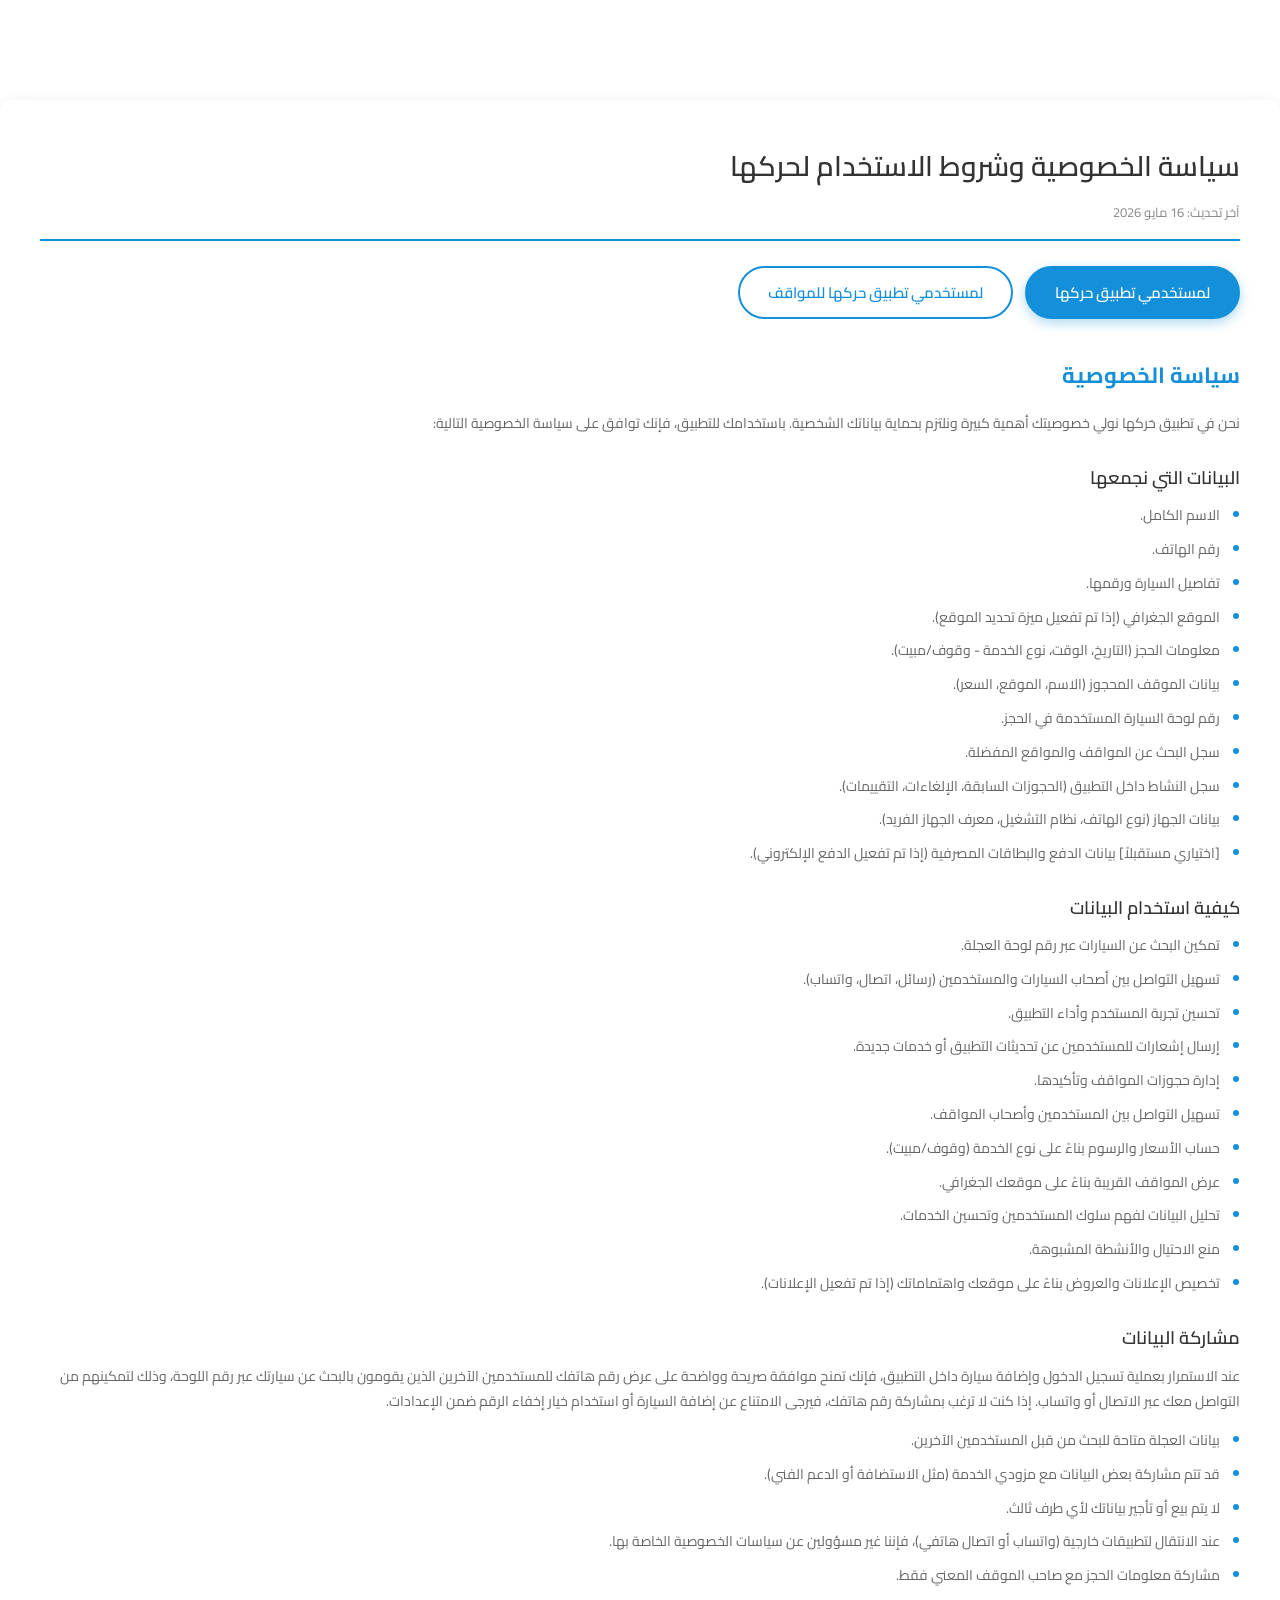
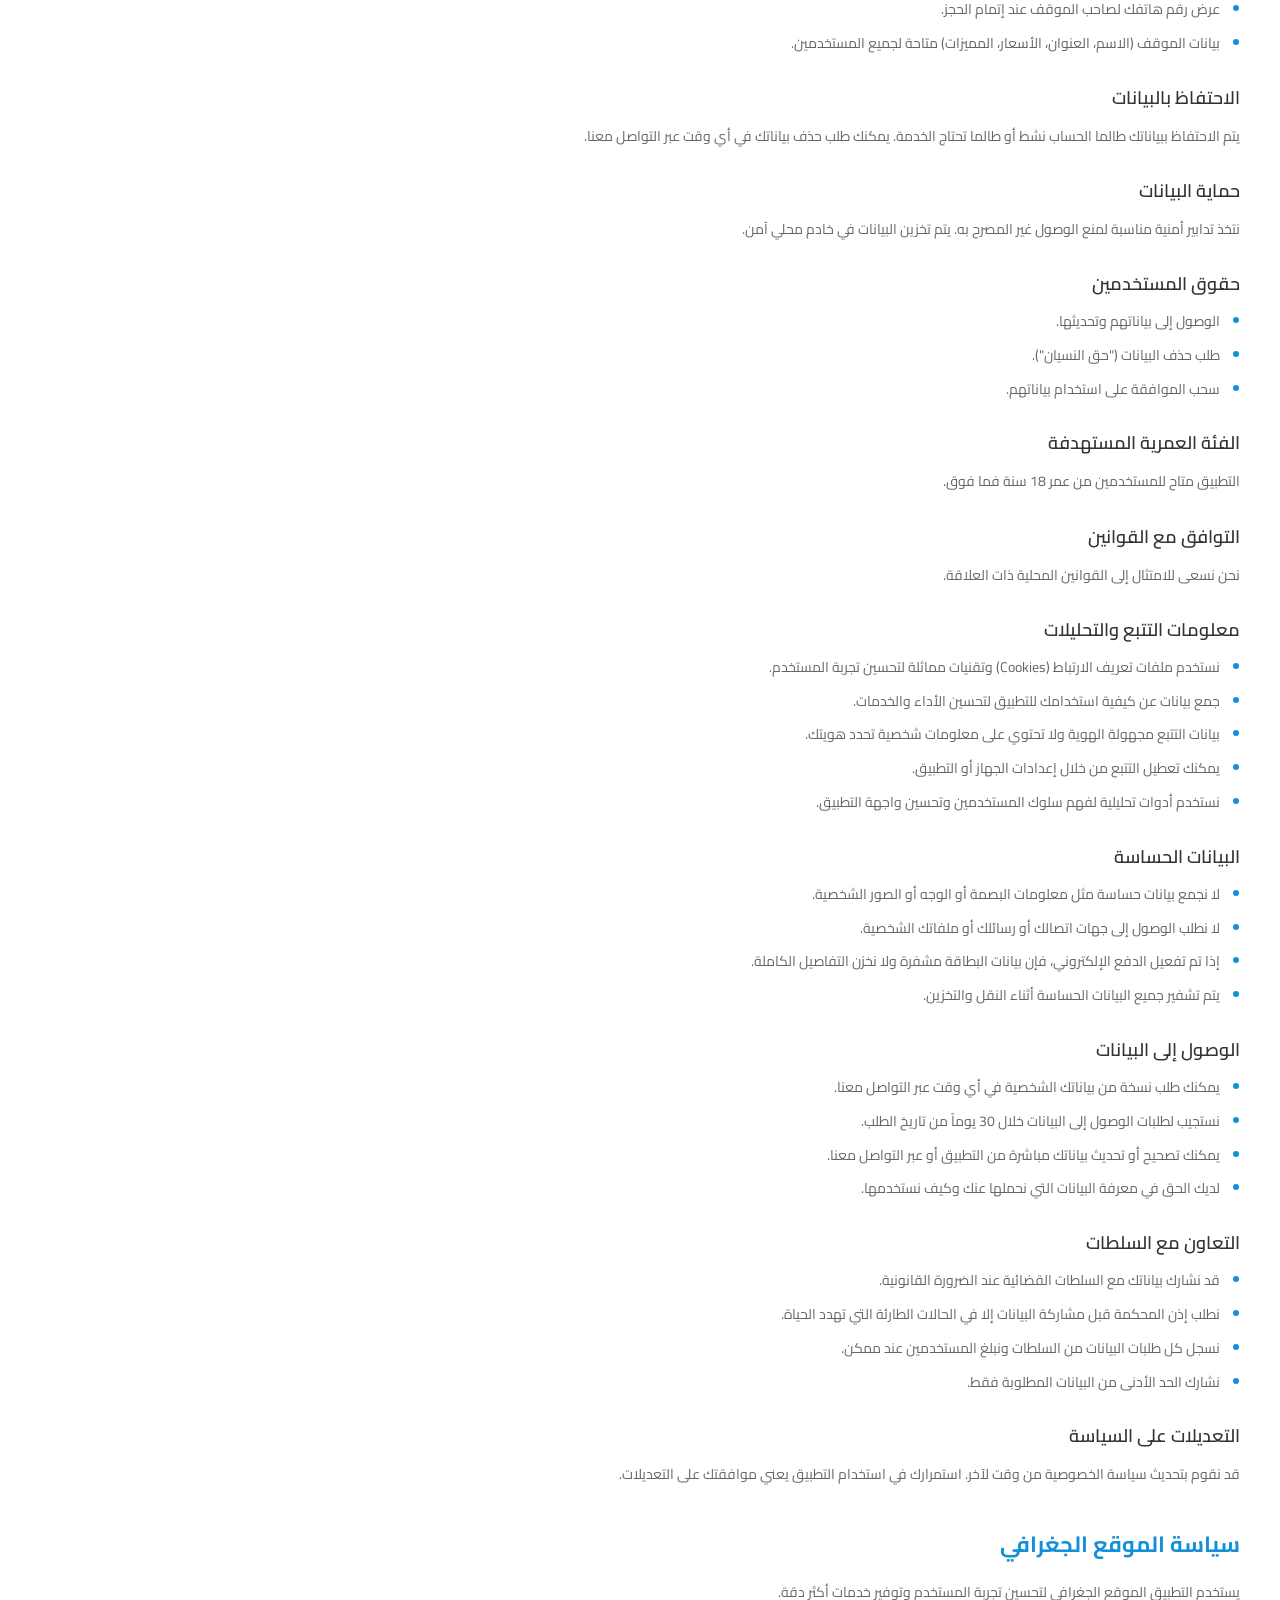
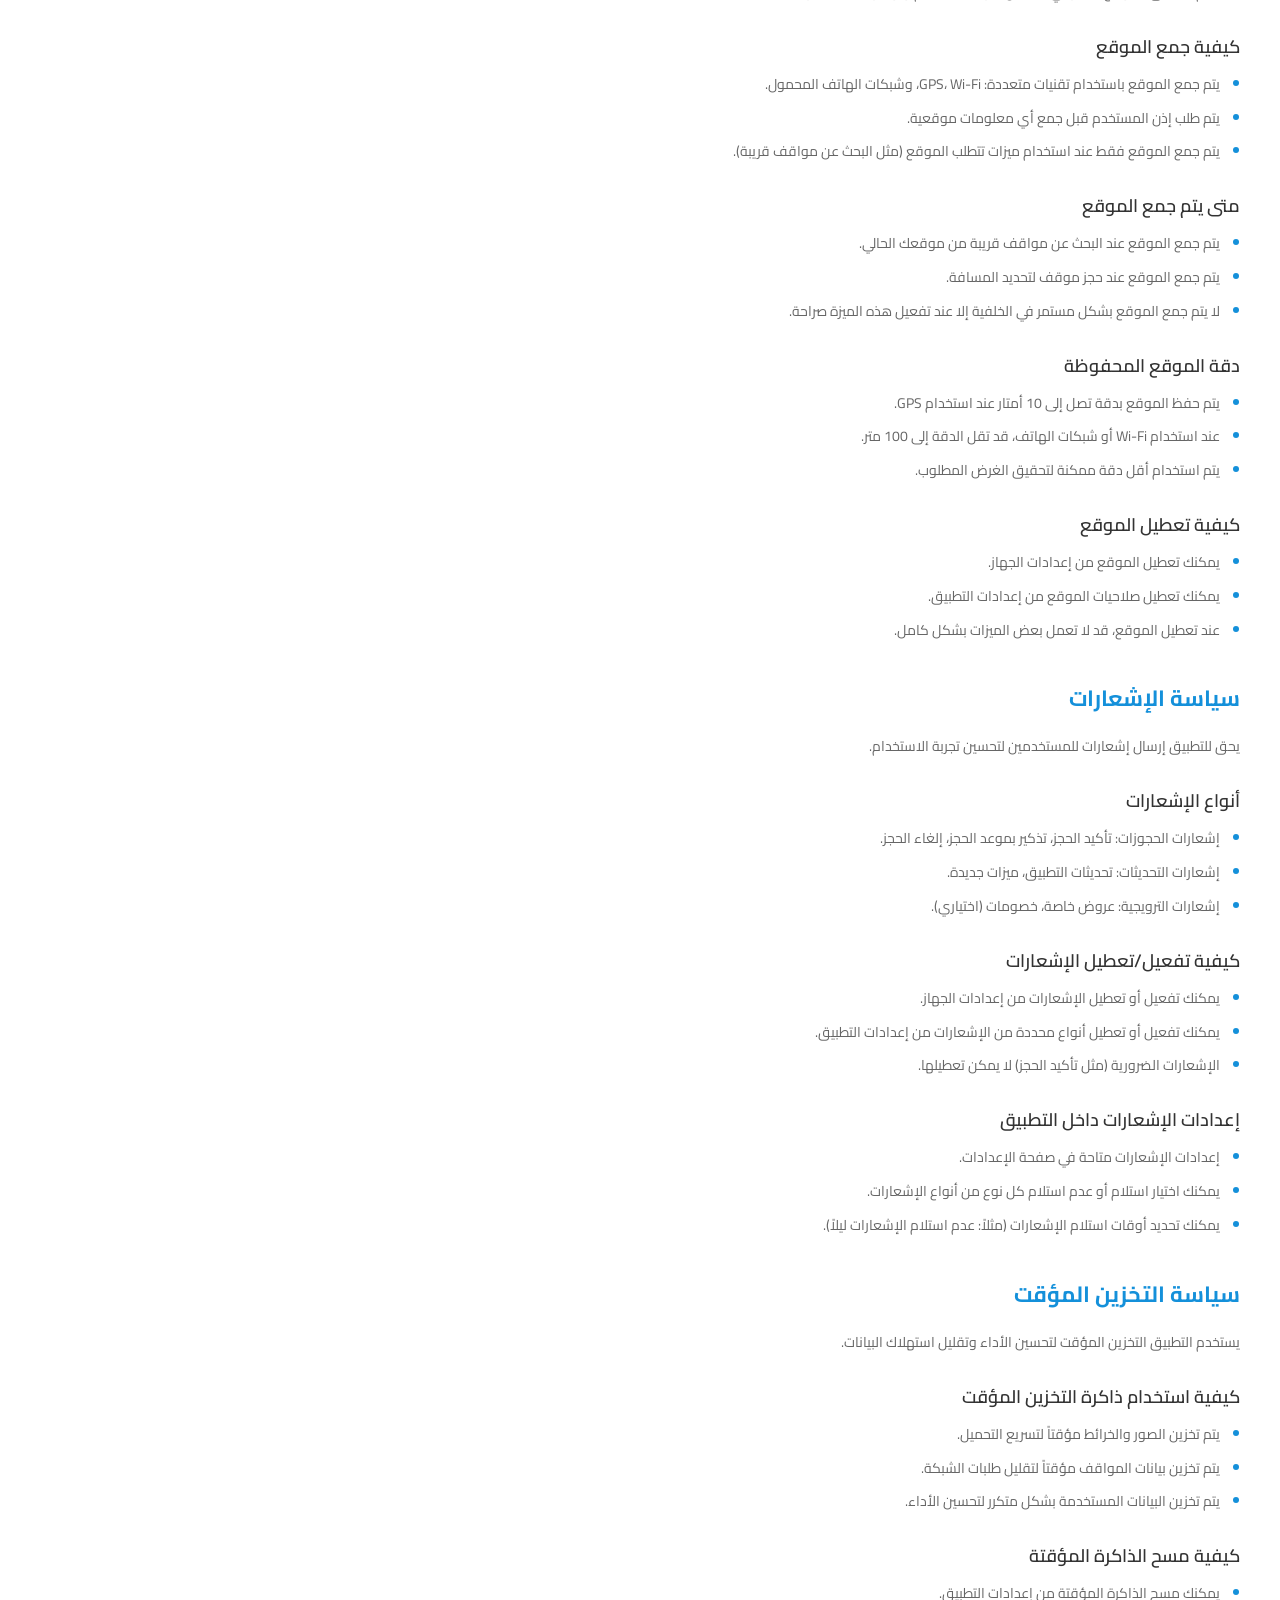
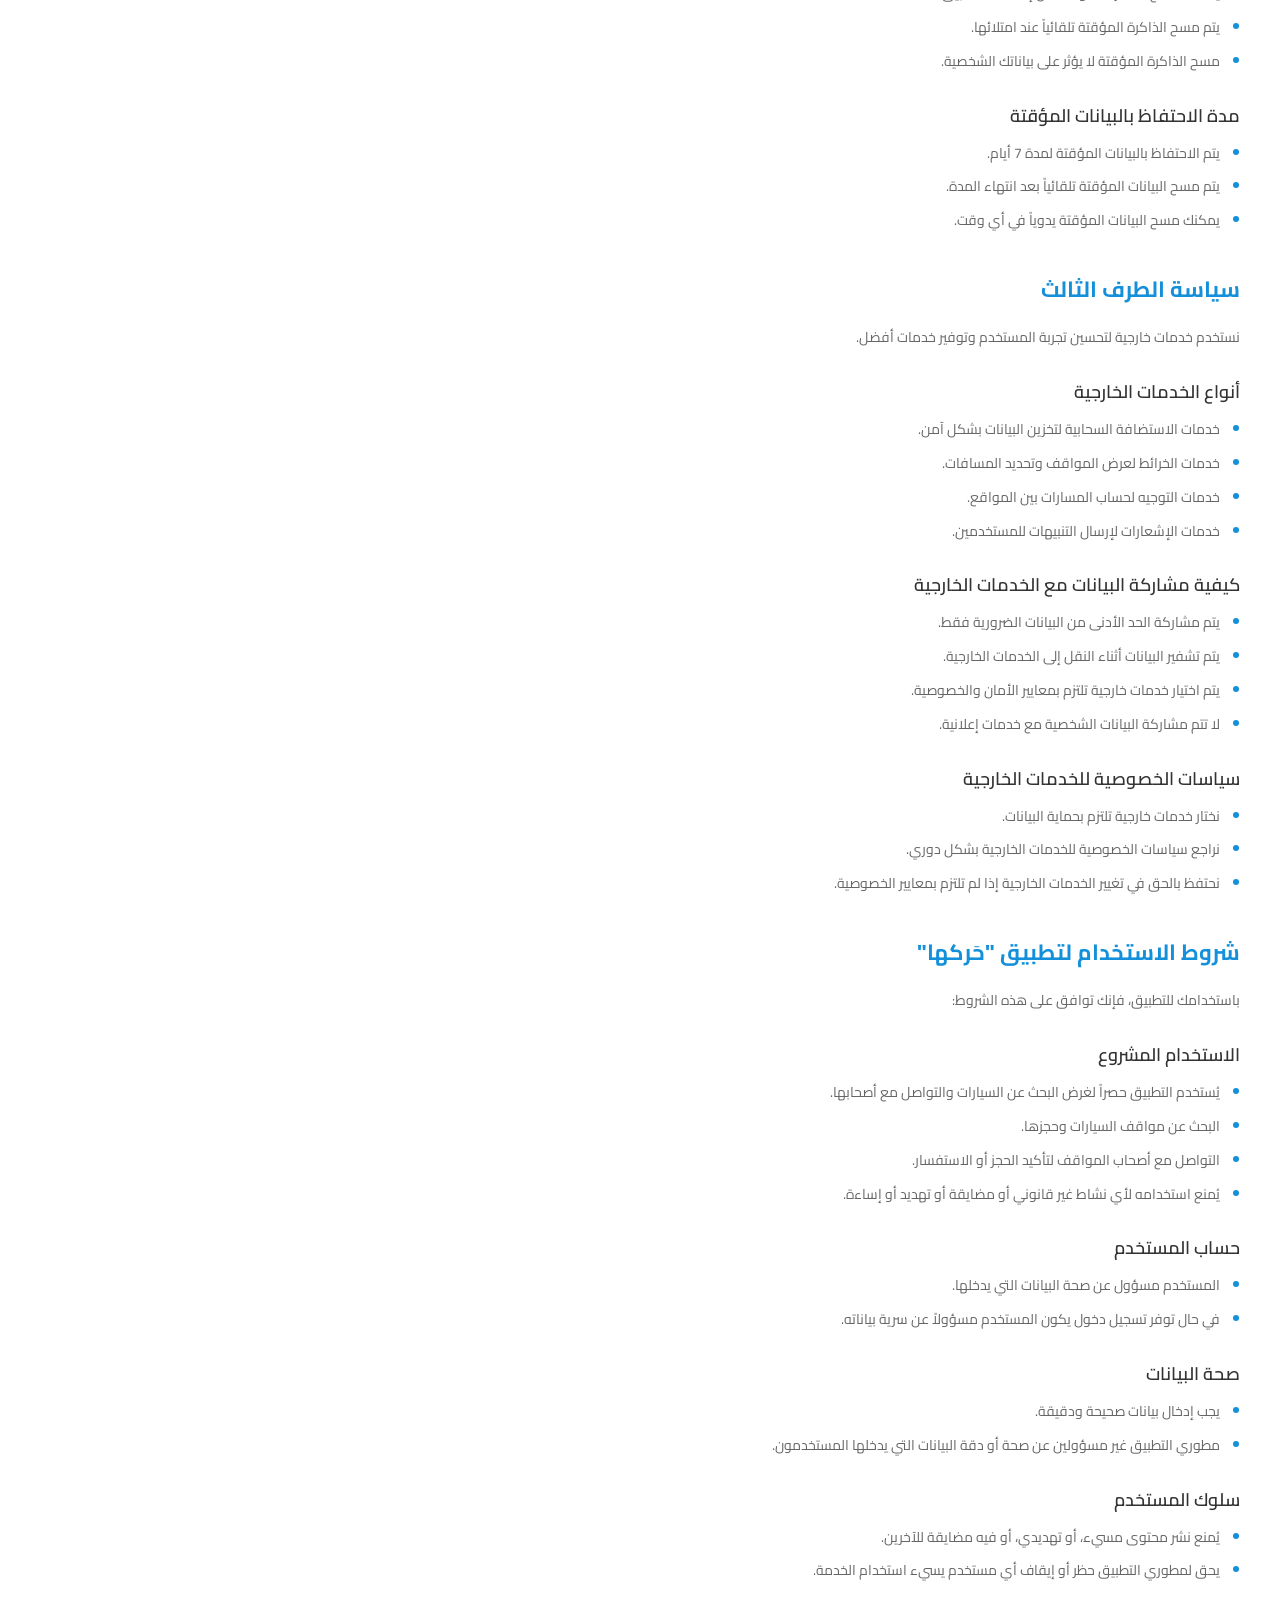
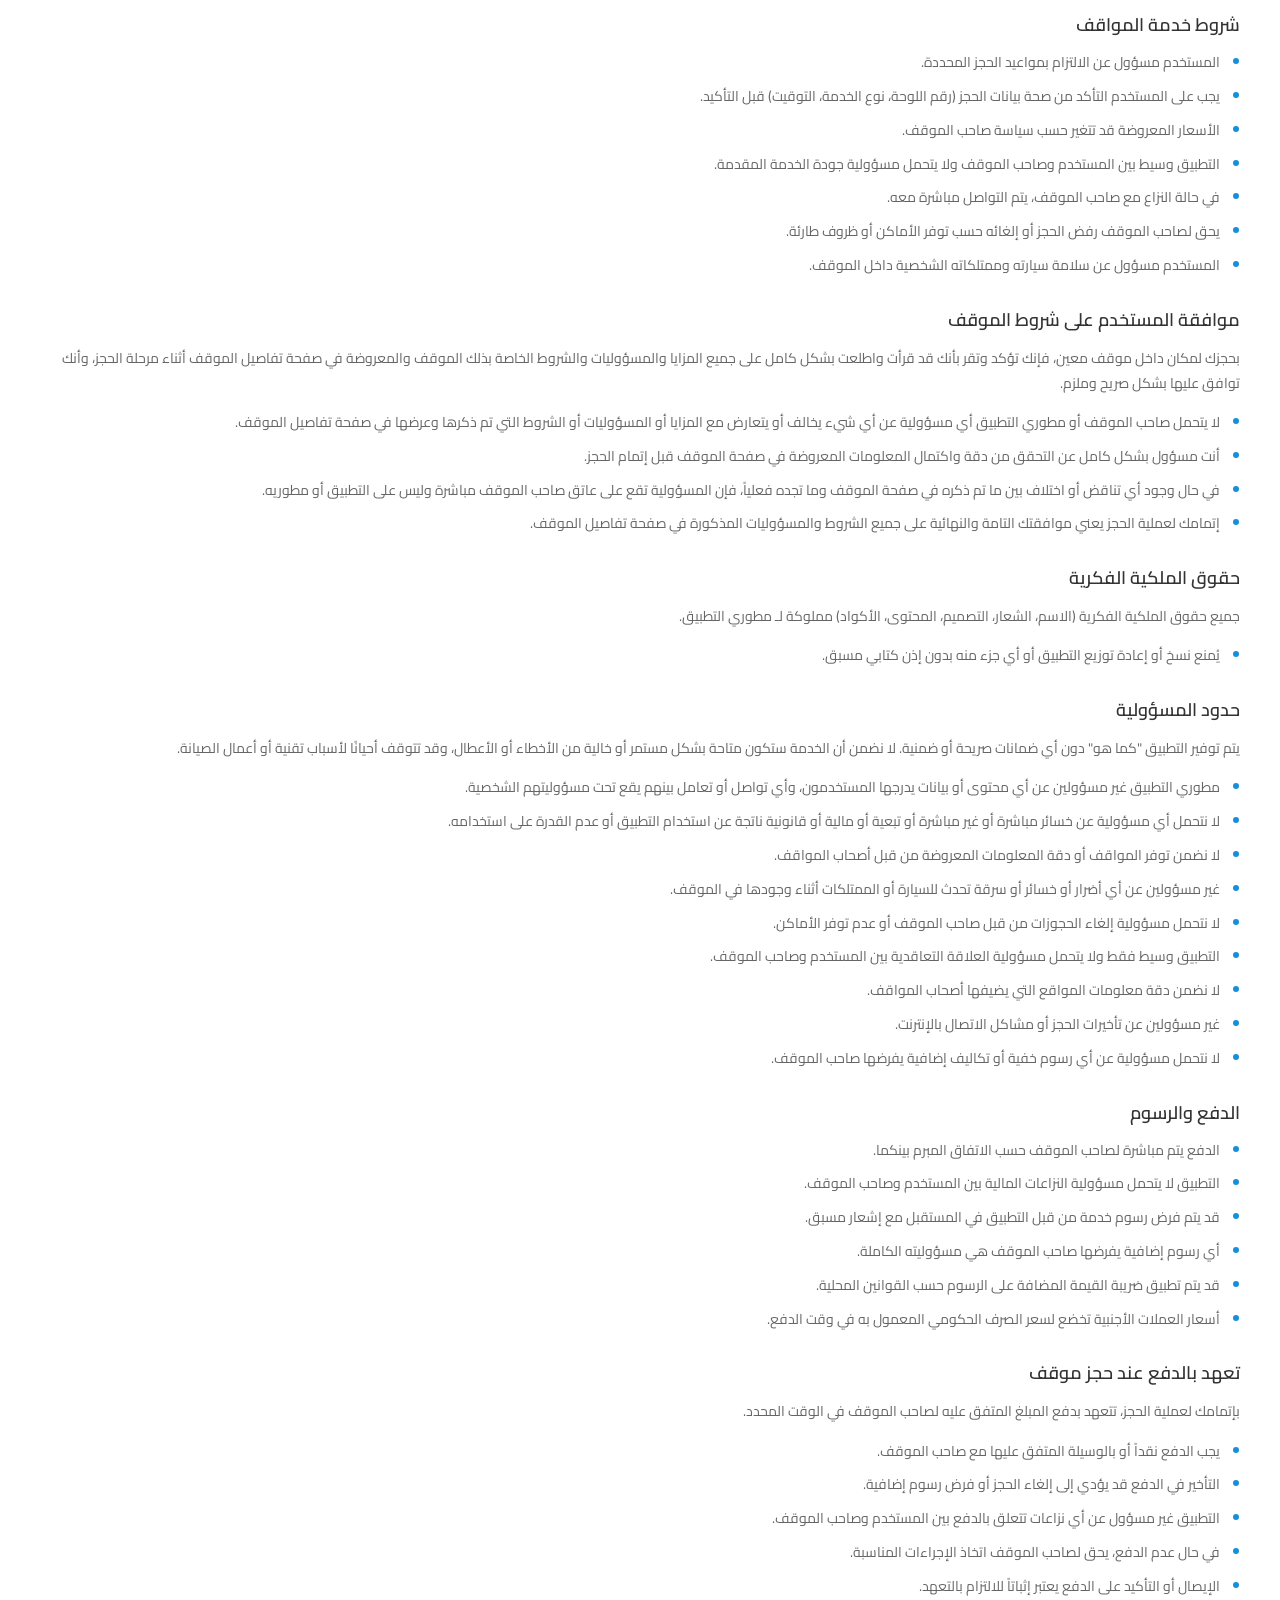
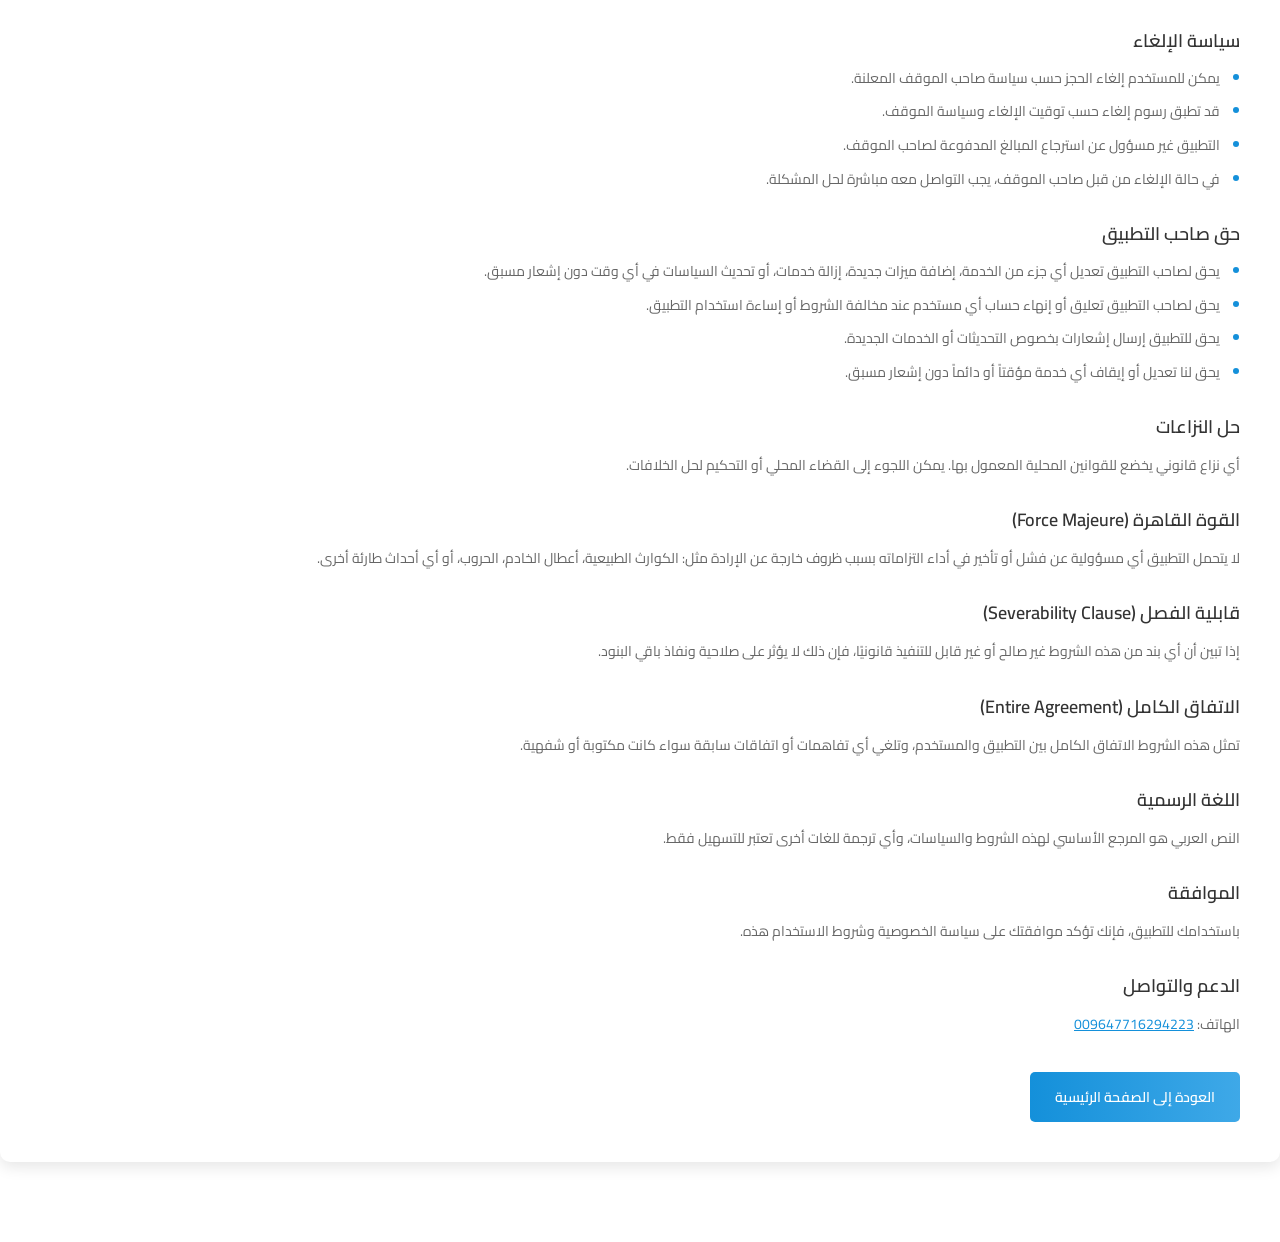
<file: privacy-policy-ar.html>
<!DOCTYPE html>
<html lang="ar" dir="rtl">
<head>
  <meta charset="utf-8">
<meta http-equiv="Content-Security-Policy" content="default-src 'self' https:; img-src 'self' https: data:; style-src 'self' https: 'unsafe-inline'; script-src 'self' https: 'unsafe-inline'; font-src 'self' https: data:; connect-src 'self' https:; frame-src https://www.youtube-nocookie.com https://www.youtube.com https://maps.google.com https://www.google.com; upgrade-insecure-requests;">
<meta name="referrer" content="strict-origin-when-cross-origin">
  <meta name="viewport" content="width=device-width, initial-scale=1, shrink-to-fit=no">
  <title>سياسة الخصوصية وشروط الاستخدام - حركها</title>
  <link rel="stylesheet" href="https://cdn.rtlcss.com/bootstrap/v4.5.3/css/bootstrap.min.css" integrity="sha384-JvExCACAZcHNJEc7156QaHXTnQL3hQBixvj5RV5buE7vgnNEzzskDtx9NQ4p6BJe" crossorigin="anonymous">
  <link rel="stylesheet" href="https://use.fontawesome.com/releases/v5.8.1/css/all.css">
  <link rel="stylesheet" href="style.min.css">
  <link rel="stylesheet" href="rtl-styles.min.css">
  <link href="https://fonts.googleapis.com/css2?family=Cairo:wght@300;400;500;600;700&display=swap" rel="stylesheet">
  <style>
    body {
      font-family: 'Cairo', sans-serif;
      text-align: right;
      direction: rtl;
    }
    .policy-section {
      padding: 100px 0 50px;
    }
    .policy-container {
      background-color: #fff;
      border-radius: 10px;
      box-shadow: 0 5px 15px rgba(0, 0, 0, 0.1);
      padding: 40px;
      margin-bottom: 30px;
    }
    .policy-header {
      border-bottom: 2px solid #1490DA;
      margin-bottom: 25px;
      padding-bottom: 15px;
    }
    .policy-header h1 {
      color: #333;
      font-size: 28px;
      font-weight: 600;
      margin-bottom: 8px;
    }
    .last-update {
      color: #888;
      font-size: 13px;
      margin: 0;
    }
    .policy-tabs {
      display: flex;
      gap: 12px;
      flex-wrap: wrap;
      margin-bottom: 25px;
    }
    .policy-tab {
      background: #fff;
      border: 2px solid #1490DA;
      color: #1490DA;
      padding: 10px 28px;
      border-radius: 30px;
      font-weight: 600;
      font-size: 15px;
      cursor: pointer;
      transition: all 0.3s ease;
      font-family: 'Cairo', sans-serif;
    }
    .policy-tab:hover,
    .policy-tab.active {
      background: #1490DA;
      color: #fff;
      box-shadow: 0 4px 12px rgba(20, 144, 218, 0.35);
    }
    .policy-block { display: none; }
    .policy-block.active { display: block; }
    .policy-content h2 {
      color: #1490DA;
      font-size: 22px;
      margin-top: 35px;
      margin-bottom: 15px;
    }
    .policy-content h3 {
      color: #333;
      font-size: 18px;
      font-weight: 600;
      margin-top: 25px;
      margin-bottom: 10px;
    }
    .policy-content p {
      color: #666;
      line-height: 1.8;
      margin-bottom: 15px;
    }
    .policy-content ul {
      margin-bottom: 20px;
      padding-right: 20px;
      padding-left: 0;
    }
    .policy-content li {
      margin-bottom: 10px;
      color: #666;
      line-height: 1.7;
    }
    .policy-content li::marker { color: #1490DA; }
    .back-to-home {
      display: inline-block;
      background-image: linear-gradient(to right, #1490DA 0%, #3FA9E8 51%, #1490DA 100%);
      color: white;
      padding: 12px 25px;
      border-radius: 5px;
      text-decoration: none;
      font-weight: 600;
      margin-top: 20px;
      transition: all 0.3s ease;
      background-size: 200% auto;
    }
    .back-to-home:hover {
      background-position: right center;
      color: white;
      text-decoration: none;
      box-shadow: 0 5px 15px rgba(20, 144, 218, 0.4);
    }
  </style>
</head>
<body>

<section class="policy-section">
  <div class="container">
    <div class="row">
      <div class="col-md-12">
        <div class="policy-container">
          <div class="policy-header">
            <h1>سياسة الخصوصية وشروط الاستخدام لحركها</h1>
            <p class="last-update">آخر تحديث: 16 مايو 2026</p>
          </div>

          <div class="policy-tabs">
            <button class="policy-tab active" onclick="showPolicyBlock(this, 'policy-users')">لمستخدمي تطبيق حركها</button>
            <button class="policy-tab" onclick="showPolicyBlock(this, 'policy-owners')">لمستخدمي تطبيق حركها للمواقف</button>
          </div>

          <div class="policy-content">

            <!-- ============ قسم مستخدمي تطبيق حركها ============ -->
            <div id="policy-users" class="policy-block active">
              <h2>سياسة الخصوصية</h2>
              <p>نحن في تطبيق حَركها نولي خصوصيتك أهمية كبيرة ونلتزم بحماية بياناتك الشخصية. باستخدامك للتطبيق، فإنك توافق على سياسة الخصوصية التالية:</p>

              <h3>البيانات التي نجمعها</h3>
              <ul>
                <li>الاسم الكامل.</li>
                <li>رقم الهاتف.</li>
                <li>تفاصيل السيارة ورقمها.</li>
                <li>الموقع الجغرافي (إذا تم تفعيل ميزة تحديد الموقع).</li>
                <li>معلومات الحجز (التاريخ، الوقت، نوع الخدمة - وقوف/مبيت).</li>
                <li>بيانات الموقف المحجوز (الاسم، الموقع، السعر).</li>
                <li>رقم لوحة السيارة المستخدمة في الحجز.</li>
                <li>سجل البحث عن المواقف والمواقع المفضلة.</li>
                <li>سجل النشاط داخل التطبيق (الحجوزات السابقة، الإلغاءات، التقييمات).</li>
                <li>بيانات الجهاز (نوع الهاتف، نظام التشغيل، معرف الجهاز الفريد).</li>
                <li>[اختياري مستقبلاً] بيانات الدفع والبطاقات المصرفية (إذا تم تفعيل الدفع الإلكتروني).</li>
              </ul>

              <h3>كيفية استخدام البيانات</h3>
              <ul>
                <li>تمكين البحث عن السيارات عبر رقم لوحة العجلة.</li>
                <li>تسهيل التواصل بين أصحاب السيارات والمستخدمين (رسائل، اتصال، واتساب).</li>
                <li>تحسين تجربة المستخدم وأداء التطبيق.</li>
                <li>إرسال إشعارات للمستخدمين عن تحديثات التطبيق أو خدمات جديدة.</li>
                <li>إدارة حجوزات المواقف وتأكيدها.</li>
                <li>تسهيل التواصل بين المستخدمين وأصحاب المواقف.</li>
                <li>حساب الأسعار والرسوم بناءً على نوع الخدمة (وقوف/مبيت).</li>
                <li>عرض المواقف القريبة بناءً على موقعك الجغرافي.</li>
                <li>تحليل البيانات لفهم سلوك المستخدمين وتحسين الخدمات.</li>
                <li>منع الاحتيال والأنشطة المشبوهة.</li>
                <li>تخصيص الإعلانات والعروض بناءً على موقعك واهتماماتك (إذا تم تفعيل الإعلانات).</li>
              </ul>

              <h3>مشاركة البيانات</h3>
              <p>عند الاستمرار بعملية تسجيل الدخول وإضافة سيارة داخل التطبيق، فإنك تمنح موافقة صريحة وواضحة على عرض رقم هاتفك للمستخدمين الآخرين الذين يقومون بالبحث عن سيارتك عبر رقم اللوحة، وذلك لتمكينهم من التواصل معك عبر الاتصال أو واتساب. إذا كنت لا ترغب بمشاركة رقم هاتفك، فيرجى الامتناع عن إضافة السيارة أو استخدام خيار إخفاء الرقم ضمن الإعدادات.</p>
              <ul>
                <li>بيانات العجلة متاحة للبحث من قبل المستخدمين الآخرين.</li>
                <li>قد تتم مشاركة بعض البيانات مع مزودي الخدمة (مثل الاستضافة أو الدعم الفني).</li>
                <li>لا يتم بيع أو تأجير بياناتك لأي طرف ثالث.</li>
                <li>عند الانتقال لتطبيقات خارجية (واتساب أو اتصال هاتفي)، فإننا غير مسؤولين عن سياسات الخصوصية الخاصة بها.</li>
                <li>مشاركة معلومات الحجز مع صاحب الموقف المعني فقط.</li>
                <li>عرض رقم هاتفك لصاحب الموقف عند إتمام الحجز.</li>
                <li>بيانات الموقف (الاسم، العنوان، الأسعار، المميزات) متاحة لجميع المستخدمين.</li>
              </ul>

              <h3>الاحتفاظ بالبيانات</h3>
              <p>يتم الاحتفاظ ببياناتك طالما الحساب نشط أو طالما تحتاج الخدمة. يمكنك طلب حذف بياناتك في أي وقت عبر التواصل معنا.</p>

              <h3>حماية البيانات</h3>
              <p>نتخذ تدابير أمنية مناسبة لمنع الوصول غير المصرح به. يتم تخزين البيانات في خادم محلي آمن.</p>

              <h3>حقوق المستخدمين</h3>
              <ul>
                <li>الوصول إلى بياناتهم وتحديثها.</li>
                <li>طلب حذف البيانات ("حق النسيان").</li>
                <li>سحب الموافقة على استخدام بياناتهم.</li>
              </ul>

              <h3>الفئة العمرية المستهدفة</h3>
              <p>التطبيق متاح للمستخدمين من عمر 18 سنة فما فوق.</p>

              <h3>التوافق مع القوانين</h3>
              <p>نحن نسعى للامتثال إلى القوانين المحلية ذات العلاقة.</p>

              <h3>معلومات التتبع والتحليلات</h3>
              <ul>
                <li>نستخدم ملفات تعريف الارتباط (Cookies) وتقنيات مماثلة لتحسين تجربة المستخدم.</li>
                <li>جمع بيانات عن كيفية استخدامك للتطبيق لتحسين الأداء والخدمات.</li>
                <li>بيانات التتبع مجهولة الهوية ولا تحتوي على معلومات شخصية تحدد هويتك.</li>
                <li>يمكنك تعطيل التتبع من خلال إعدادات الجهاز أو التطبيق.</li>
                <li>نستخدم أدوات تحليلية لفهم سلوك المستخدمين وتحسين واجهة التطبيق.</li>
              </ul>

              <h3>البيانات الحساسة</h3>
              <ul>
                <li>لا نجمع بيانات حساسة مثل معلومات البصمة أو الوجه أو الصور الشخصية.</li>
                <li>لا نطلب الوصول إلى جهات اتصالك أو رسائلك أو ملفاتك الشخصية.</li>
                <li>إذا تم تفعيل الدفع الإلكتروني، فإن بيانات البطاقة مشفرة ولا نخزن التفاصيل الكاملة.</li>
                <li>يتم تشفير جميع البيانات الحساسة أثناء النقل والتخزين.</li>
              </ul>

              <h3>الوصول إلى البيانات</h3>
              <ul>
                <li>يمكنك طلب نسخة من بياناتك الشخصية في أي وقت عبر التواصل معنا.</li>
                <li>نستجيب لطلبات الوصول إلى البيانات خلال 30 يوماً من تاريخ الطلب.</li>
                <li>يمكنك تصحيح أو تحديث بياناتك مباشرة من التطبيق أو عبر التواصل معنا.</li>
                <li>لديك الحق في معرفة البيانات التي نحملها عنك وكيف نستخدمها.</li>
              </ul>

              <h3>التعاون مع السلطات</h3>
              <ul>
                <li>قد نشارك بياناتك مع السلطات القضائية عند الضرورة القانونية.</li>
                <li>نطلب إذن المحكمة قبل مشاركة البيانات إلا في الحالات الطارئة التي تهدد الحياة.</li>
                <li>نسجل كل طلبات البيانات من السلطات ونبلغ المستخدمين عند ممكن.</li>
                <li>نشارك الحد الأدنى من البيانات المطلوبة فقط.</li>
              </ul>

              <h3>التعديلات على السياسة</h3>
              <p>قد نقوم بتحديث سياسة الخصوصية من وقت لآخر. استمرارك في استخدام التطبيق يعني موافقتك على التعديلات.</p>

              <h2>سياسة الموقع الجغرافي</h2>
              <p>يستخدم التطبيق الموقع الجغرافي لتحسين تجربة المستخدم وتوفير خدمات أكثر دقة.</p>

              <h3>كيفية جمع الموقع</h3>
              <ul>
                <li>يتم جمع الموقع باستخدام تقنيات متعددة: GPS، Wi-Fi، وشبكات الهاتف المحمول.</li>
                <li>يتم طلب إذن المستخدم قبل جمع أي معلومات موقعية.</li>
                <li>يتم جمع الموقع فقط عند استخدام ميزات تتطلب الموقع (مثل البحث عن مواقف قريبة).</li>
              </ul>

              <h3>متى يتم جمع الموقع</h3>
              <ul>
                <li>يتم جمع الموقع عند البحث عن مواقف قريبة من موقعك الحالي.</li>
                <li>يتم جمع الموقع عند حجز موقف لتحديد المسافة.</li>
                <li>لا يتم جمع الموقع بشكل مستمر في الخلفية إلا عند تفعيل هذه الميزة صراحة.</li>
              </ul>

              <h3>دقة الموقع المحفوظة</h3>
              <ul>
                <li>يتم حفظ الموقع بدقة تصل إلى 10 أمتار عند استخدام GPS.</li>
                <li>عند استخدام Wi-Fi أو شبكات الهاتف، قد تقل الدقة إلى 100 متر.</li>
                <li>يتم استخدام أقل دقة ممكنة لتحقيق الغرض المطلوب.</li>
              </ul>

              <h3>كيفية تعطيل الموقع</h3>
              <ul>
                <li>يمكنك تعطيل الموقع من إعدادات الجهاز.</li>
                <li>يمكنك تعطيل صلاحيات الموقع من إعدادات التطبيق.</li>
                <li>عند تعطيل الموقع، قد لا تعمل بعض الميزات بشكل كامل.</li>
              </ul>

              <h2>سياسة الإشعارات</h2>
              <p>يحق للتطبيق إرسال إشعارات للمستخدمين لتحسين تجربة الاستخدام.</p>

              <h3>أنواع الإشعارات</h3>
              <ul>
                <li>إشعارات الحجوزات: تأكيد الحجز، تذكير بموعد الحجز، إلغاء الحجز.</li>
                <li>إشعارات التحديثات: تحديثات التطبيق، ميزات جديدة.</li>
                <li>إشعارات الترويجية: عروض خاصة، خصومات (اختياري).</li>
              </ul>

              <h3>كيفية تفعيل/تعطيل الإشعارات</h3>
              <ul>
                <li>يمكنك تفعيل أو تعطيل الإشعارات من إعدادات الجهاز.</li>
                <li>يمكنك تفعيل أو تعطيل أنواع محددة من الإشعارات من إعدادات التطبيق.</li>
                <li>الإشعارات الضرورية (مثل تأكيد الحجز) لا يمكن تعطيلها.</li>
              </ul>

              <h3>إعدادات الإشعارات داخل التطبيق</h3>
              <ul>
                <li>إعدادات الإشعارات متاحة في صفحة الإعدادات.</li>
                <li>يمكنك اختيار استلام أو عدم استلام كل نوع من أنواع الإشعارات.</li>
                <li>يمكنك تحديد أوقات استلام الإشعارات (مثلاً: عدم استلام الإشعارات ليلاً).</li>
              </ul>

              <h2>سياسة التخزين المؤقت</h2>
              <p>يستخدم التطبيق التخزين المؤقت لتحسين الأداء وتقليل استهلاك البيانات.</p>

              <h3>كيفية استخدام ذاكرة التخزين المؤقت</h3>
              <ul>
                <li>يتم تخزين الصور والخرائط مؤقتاً لتسريع التحميل.</li>
                <li>يتم تخزين بيانات المواقف مؤقتاً لتقليل طلبات الشبكة.</li>
                <li>يتم تخزين البيانات المستخدمة بشكل متكرر لتحسين الأداء.</li>
              </ul>

              <h3>كيفية مسح الذاكرة المؤقتة</h3>
              <ul>
                <li>يمكنك مسح الذاكرة المؤقتة من إعدادات التطبيق.</li>
                <li>يتم مسح الذاكرة المؤقتة تلقائياً عند امتلائها.</li>
                <li>مسح الذاكرة المؤقتة لا يؤثر على بياناتك الشخصية.</li>
              </ul>

              <h3>مدة الاحتفاظ بالبيانات المؤقتة</h3>
              <ul>
                <li>يتم الاحتفاظ بالبيانات المؤقتة لمدة 7 أيام.</li>
                <li>يتم مسح البيانات المؤقتة تلقائياً بعد انتهاء المدة.</li>
                <li>يمكنك مسح البيانات المؤقتة يدوياً في أي وقت.</li>
              </ul>

              <h2>سياسة الطرف الثالث</h2>
              <p>نستخدم خدمات خارجية لتحسين تجربة المستخدم وتوفير خدمات أفضل.</p>

              <h3>أنواع الخدمات الخارجية</h3>
              <ul>
                <li>خدمات الاستضافة السحابية لتخزين البيانات بشكل آمن.</li>
                <li>خدمات الخرائط لعرض المواقف وتحديد المسافات.</li>
                <li>خدمات التوجيه لحساب المسارات بين المواقع.</li>
                <li>خدمات الإشعارات لإرسال التنبيهات للمستخدمين.</li>
              </ul>

              <h3>كيفية مشاركة البيانات مع الخدمات الخارجية</h3>
              <ul>
                <li>يتم مشاركة الحد الأدنى من البيانات الضرورية فقط.</li>
                <li>يتم تشفير البيانات أثناء النقل إلى الخدمات الخارجية.</li>
                <li>يتم اختيار خدمات خارجية تلتزم بمعايير الأمان والخصوصية.</li>
                <li>لا تتم مشاركة البيانات الشخصية مع خدمات إعلانية.</li>
              </ul>

              <h3>سياسات الخصوصية للخدمات الخارجية</h3>
              <ul>
                <li>نختار خدمات خارجية تلتزم بحماية البيانات.</li>
                <li>نراجع سياسات الخصوصية للخدمات الخارجية بشكل دوري.</li>
                <li>نحتفظ بالحق في تغيير الخدمات الخارجية إذا لم تلتزم بمعايير الخصوصية.</li>
              </ul>

              <h2>شروط الاستخدام لتطبيق "حَركها"</h2>
              <p>باستخدامك للتطبيق، فإنك توافق على هذه الشروط:</p>

              <h3>الاستخدام المشروع</h3>
              <ul>
                <li>يُستخدم التطبيق حصراً لغرض البحث عن السيارات والتواصل مع أصحابها.</li>
                <li>البحث عن مواقف السيارات وحجزها.</li>
                <li>التواصل مع أصحاب المواقف لتأكيد الحجز أو الاستفسار.</li>
                <li>يُمنع استخدامه لأي نشاط غير قانوني أو مضايقة أو تهديد أو إساءة.</li>
              </ul>

              <h3>حساب المستخدم</h3>
              <ul>
                <li>المستخدم مسؤول عن صحة البيانات التي يدخلها.</li>
                <li>في حال توفر تسجيل دخول يكون المستخدم مسؤولاً عن سرية بياناته.</li>
              </ul>

              <h3>صحة البيانات</h3>
              <ul>
                <li>يجب إدخال بيانات صحيحة ودقيقة.</li>
                <li>مطوري التطبيق غير مسؤولين عن صحة أو دقة البيانات التي يدخلها المستخدمون.</li>
              </ul>

              <h3>سلوك المستخدم</h3>
              <ul>
                <li>يُمنع نشر محتوى مسيء، أو تهديدي، أو فيه مضايقة للآخرين.</li>
                <li>يحق لمطوري التطبيق حظر أو إيقاف أي مستخدم يسيء استخدام الخدمة.</li>
              </ul>

              <h3>شروط خدمة المواقف</h3>
              <ul>
                <li>المستخدم مسؤول عن الالتزام بمواعيد الحجز المحددة.</li>
                <li>يجب على المستخدم التأكد من صحة بيانات الحجز (رقم اللوحة، نوع الخدمة، التوقيت) قبل التأكيد.</li>
                <li>الأسعار المعروضة قد تتغير حسب سياسة صاحب الموقف.</li>
                <li>التطبيق وسيط بين المستخدم وصاحب الموقف ولا يتحمل مسؤولية جودة الخدمة المقدمة.</li>
                <li>في حالة النزاع مع صاحب الموقف، يتم التواصل مباشرة معه.</li>
                <li>يحق لصاحب الموقف رفض الحجز أو إلغائه حسب توفر الأماكن أو ظروف طارئة.</li>
                <li>المستخدم مسؤول عن سلامة سيارته وممتلكاته الشخصية داخل الموقف.</li>
              </ul>

              <h3>موافقة المستخدم على شروط الموقف</h3>
              <p>بحجزك لمكان داخل موقف معين، فإنك تؤكد وتقر بأنك قد قرأت واطلعت بشكل كامل على جميع المزايا والمسؤوليات والشروط الخاصة بذلك الموقف والمعروضة في صفحة تفاصيل الموقف أثناء مرحلة الحجز، وأنك توافق عليها بشكل صريح وملزم.</p>
              <ul>
                <li>لا يتحمل صاحب الموقف أو مطوري التطبيق أي مسؤولية عن أي شيء يخالف أو يتعارض مع المزايا أو المسؤوليات أو الشروط التي تم ذكرها وعرضها في صفحة تفاصيل الموقف.</li>
                <li>أنت مسؤول بشكل كامل عن التحقق من دقة واكتمال المعلومات المعروضة في صفحة الموقف قبل إتمام الحجز.</li>
                <li>في حال وجود أي تناقض أو اختلاف بين ما تم ذكره في صفحة الموقف وما تجده فعلياً، فإن المسؤولية تقع على عاتق صاحب الموقف مباشرة وليس على التطبيق أو مطوريه.</li>
                <li>إتمامك لعملية الحجز يعني موافقتك التامة والنهائية على جميع الشروط والمسؤوليات المذكورة في صفحة تفاصيل الموقف.</li>
              </ul>

              <h3>حقوق الملكية الفكرية</h3>
              <p>جميع حقوق الملكية الفكرية (الاسم، الشعار، التصميم، المحتوى، الأكواد) مملوكة لـ مطوري التطبيق.</p>
              <ul>
                <li>يُمنع نسخ أو إعادة توزيع التطبيق أو أي جزء منه بدون إذن كتابي مسبق.</li>
              </ul>

              <h3>حدود المسؤولية</h3>
              <p>يتم توفير التطبيق "كما هو" دون أي ضمانات صريحة أو ضمنية. لا نضمن أن الخدمة ستكون متاحة بشكل مستمر أو خالية من الأخطاء أو الأعطال، وقد تتوقف أحيانًا لأسباب تقنية أو أعمال الصيانة.</p>
              <ul>
                <li>مطوري التطبيق غير مسؤولين عن أي محتوى أو بيانات يدرجها المستخدمون، وأي تواصل أو تعامل بينهم يقع تحت مسؤوليتهم الشخصية.</li>
                <li>لا نتحمل أي مسؤولية عن خسائر مباشرة أو غير مباشرة أو تبعية أو مالية أو قانونية ناتجة عن استخدام التطبيق أو عدم القدرة على استخدامه.</li>
                <li>لا نضمن توفر المواقف أو دقة المعلومات المعروضة من قبل أصحاب المواقف.</li>
                <li>غير مسؤولين عن أي أضرار أو خسائر أو سرقة تحدث للسيارة أو الممتلكات أثناء وجودها في الموقف.</li>
                <li>لا نتحمل مسؤولية إلغاء الحجوزات من قبل صاحب الموقف أو عدم توفر الأماكن.</li>
                <li>التطبيق وسيط فقط ولا يتحمل مسؤولية العلاقة التعاقدية بين المستخدم وصاحب الموقف.</li>
                <li>لا نضمن دقة معلومات المواقع التي يضيفها أصحاب المواقف.</li>
                <li>غير مسؤولين عن تأخيرات الحجز أو مشاكل الاتصال بالإنترنت.</li>
                <li>لا نتحمل مسؤولية عن أي رسوم خفية أو تكاليف إضافية يفرضها صاحب الموقف.</li>
              </ul>

              <h3>الدفع والرسوم</h3>
              <ul>
                <li>الدفع يتم مباشرة لصاحب الموقف حسب الاتفاق المبرم بينكما.</li>
                <li>التطبيق لا يتحمل مسؤولية النزاعات المالية بين المستخدم وصاحب الموقف.</li>
                <li>قد يتم فرض رسوم خدمة من قبل التطبيق في المستقبل مع إشعار مسبق.</li>
                <li>أي رسوم إضافية يفرضها صاحب الموقف هي مسؤوليته الكاملة.</li>
                <li>قد يتم تطبيق ضريبة القيمة المضافة على الرسوم حسب القوانين المحلية.</li>
                <li>أسعار العملات الأجنبية تخضع لسعر الصرف الحكومي المعمول به في وقت الدفع.</li>
              </ul>

              <h3>تعهد بالدفع عند حجز موقف</h3>
              <p>بإتمامك لعملية الحجز، تتعهد بدفع المبلغ المتفق عليه لصاحب الموقف في الوقت المحدد.</p>
              <ul>
                <li>يجب الدفع نقداً أو بالوسيلة المتفق عليها مع صاحب الموقف.</li>
                <li>التأخير في الدفع قد يؤدي إلى إلغاء الحجز أو فرض رسوم إضافية.</li>
                <li>التطبيق غير مسؤول عن أي نزاعات تتعلق بالدفع بين المستخدم وصاحب الموقف.</li>
                <li>في حال عدم الدفع، يحق لصاحب الموقف اتخاذ الإجراءات المناسبة.</li>
                <li>الإيصال أو التأكيد على الدفع يعتبر إثباتاً للالتزام بالتعهد.</li>
              </ul>

              <h3>سياسة الإلغاء</h3>
              <ul>
                <li>يمكن للمستخدم إلغاء الحجز حسب سياسة صاحب الموقف المعلنة.</li>
                <li>قد تطبق رسوم إلغاء حسب توقيت الإلغاء وسياسة الموقف.</li>
                <li>التطبيق غير مسؤول عن استرجاع المبالغ المدفوعة لصاحب الموقف.</li>
                <li>في حالة الإلغاء من قبل صاحب الموقف، يجب التواصل معه مباشرة لحل المشكلة.</li>
              </ul>

              <h3>حق صاحب التطبيق</h3>
              <ul>
                <li>يحق لصاحب التطبيق تعديل أي جزء من الخدمة، إضافة ميزات جديدة، إزالة خدمات، أو تحديث السياسات في أي وقت دون إشعار مسبق.</li>
                <li>يحق لصاحب التطبيق تعليق أو إنهاء حساب أي مستخدم عند مخالفة الشروط أو إساءة استخدام التطبيق.</li>
                <li>يحق للتطبيق إرسال إشعارات بخصوص التحديثات أو الخدمات الجديدة.</li>
                <li>يحق لنا تعديل أو إيقاف أي خدمة مؤقتاً أو دائماً دون إشعار مسبق.</li>
              </ul>

              <h3>حل النزاعات</h3>
              <p>أي نزاع قانوني يخضع للقوانين المحلية المعمول بها. يمكن اللجوء إلى القضاء المحلي أو التحكيم لحل الخلافات.</p>

              <h3>القوة القاهرة (Force Majeure)</h3>
              <p>لا يتحمل التطبيق أي مسؤولية عن فشل أو تأخير في أداء التزاماته بسبب ظروف خارجة عن الإرادة مثل: الكوارث الطبيعية، أعطال الخادم، الحروب، أو أي أحداث طارئة أخرى.</p>

              <h3>قابلية الفصل (Severability Clause)</h3>
              <p>إذا تبين أن أي بند من هذه الشروط غير صالح أو غير قابل للتنفيذ قانونيًا، فإن ذلك لا يؤثر على صلاحية ونفاذ باقي البنود.</p>

              <h3>الاتفاق الكامل (Entire Agreement)</h3>
              <p>تمثل هذه الشروط الاتفاق الكامل بين التطبيق والمستخدم، وتلغي أي تفاهمات أو اتفاقات سابقة سواء كانت مكتوبة أو شفهية.</p>

              <h3>اللغة الرسمية</h3>
              <p>النص العربي هو المرجع الأساسي لهذه الشروط والسياسات، وأي ترجمة للغات أخرى تعتبر للتسهيل فقط.</p>

              <h3>الموافقة</h3>
              <p>باستخدامك للتطبيق، فإنك تؤكد موافقتك على سياسة الخصوصية وشروط الاستخدام هذه.</p>

              <h3>الدعم والتواصل</h3>
              <p>الهاتف: <a href="tel:009647716294223" style="color:#1490DA;">009647716294223</a></p>
            </div>

            <!-- ============ قسم مستخدمي تطبيق حركها للمواقف ============ -->
            <div id="policy-owners" class="policy-block">
              <h2>سياسة الخصوصية</h2>
              <p>تطبيق «حَركها» موجّه لمالكي المواقف لإدارة بيانات الموقف والحجوزات والإيرادات. نلتزم بحماية جميع المعلومات الشخصية والتجارية التي يوفّرها مالك الموقف أو التي يتم توليدها داخل النظام.</p>

              <h3>البيانات التي نجمعها</h3>
              <ul>
                <li><strong>بيانات الحساب:</strong> الاسم، عنوان الموقف، رقم الهاتف، المكان على الخريطة، أوقات الفتح والإغلاق، سعر الوقوف، سعر المبيت، الطاقة الاستيعابية، صور الموقع، ساعات العمل.</li>
                <li><strong>معلومات الموقف:</strong> الاسم التجاري، العنوان الكامل، صور الموقع، الطاقة الاستيعابية، الأسعار التفصيلية (وقوف ومبيت)، ساعات العمل، الموقع الجغرافي، والمرافق المتوفرة.</li>
                <li><strong>بيانات الموقع الجغرافي:</strong> إحداثيات الطول والعرض لتحديد موقع الموقف بدقة على الخريطة.</li>
                <li><strong>ساعات العمل التفصيلية:</strong> أوقات الفتح والإغلاق لكل يوم من أيام الأسبوع مع إمكانية الإغلاق في أيام معينة.</li>
                <li><strong>المرافق والخدمات:</strong> كاميرات مراقبة، شاحن سيارات كهربائية، منطقة مظللة، خدمة تنظيف.</li>
                <li><strong>المسؤوليات والتأمين:</strong> مسؤولية الضرر للمركبات، المقتنيات الشخصية، وتوفير تأمين أو تغطية قانونية.</li>
                <li><strong>مدد الحجوزات:</strong> مدة الوقوف بالساعات ومدة المبيت بالساعات مع خيارات الحجز المدمج.</li>
                <li><strong>سجلات الحجوزات:</strong> بيانات العملاء، لوحات السيارات، أوقات الدخول والخروج، المبالغ المدفوعة، الخصومات المطبقة، السعر الأصلي، وحالة الحجز.</li>
                <li><strong>بيانات مالية تحليلية:</strong> مثل تقارير الإيرادات اليومية والعمليات المحاسبية ذات الصلة.</li>
                <li><strong>معلومات تقنية:</strong> نوع الجهاز، إصدار النظام، التفضيلات، ومعرّفات الإشعارات لدعم التنبيهات.</li>
                <li><strong>بيانات اختيارية:</strong> يفعّلها المستخدم مثل الموقع الجغرافي أو ملفات الوسائط لعرض الموقف.</li>
              </ul>

              <h3>كيفية استخدام البيانات</h3>
              <ul>
                <li>تمكين مالك الموقف من إدارة السعة، مراقبة الحجوزات، واستلام تنبيهات فورية.</li>
                <li>احتساب الإيرادات اليومية والأسبوعية وعرض الرسوم البيانية داخل لوحة التحكم.</li>
                <li>تجهيز رموز الدخول (الباركود) أو بيانات التحقق عند التعامل مع عملاء التطبيق.</li>
                <li>تطبيق الخصومات والعروض الترويجية على الحجوزات وحساب الأسعار النهائية.</li>
                <li>تحسين الأداء، اكتشاف الأعطال، وتطوير خصائص جديدة بناءً على الاستخدام الفعلي.</li>
              </ul>

              <h3>مشاركة البيانات</h3>
              <p>قد نشارك جزءاً من البيانات عند الضرورة مع خدمات طرف ثالث تدعم التطبيق مثل شركات الاستضافة والمصادقة، أو مزودي الدفع السحابي، أو شركاء الدعم الفني. لا يتم بيع بياناتك أو تأجيرها مطلقاً.</p>
              <ul>
                <li>عند إنشاء حجز، تُشارك تفاصيل محدودة مع عميلك لتمكينه من الدخول أو التواصل.</li>
                <li>قد يتم تبادل بيانات الأنظمة مع خدمات النسخ الاحتياطي أو تحليل الأعطال ضمن اتفاقيات حماية صارمة.</li>
                <li>عند استخدام روابط خارجية (اتصال، واتساب، بريد)، تنطبق سياسات الخصوصية الخاصة بتلك المنصات.</li>
              </ul>

              <h3>الاحتفاظ والحذف</h3>
              <p>نحتفظ بالبيانات طالما أن حسابك نشط أو حسب ما تتطلبه القوانين المحاسبية المحلية. يمكن للمالك طلب تصدير البيانات أو حذفها نهائياً عبر دعم حَركها، وقد يتطلب الأمر التحقق من الهوية قبل التنفيذ.</p>

              <h3>حماية البيانات</h3>
              <p>يتم تخزين المعلومات المشفرة على خوادم آمنة مع ضوابط وصول محدودة. نستخدم بروتوكولات التشفير الحديثة وآليات نسخ احتياطي دورية. رغم ذلك، لا يمكن ضمان أمان كامل بنسبة 100٪ على الإنترنت.</p>

              <h3>حقوقك</h3>
              <ul>
                <li>الوصول إلى بيانات الموقف والحجوزات وتحديثها من داخل التطبيق.</li>
                <li>طلب تصحيح أو حذف بيانات محددة أو إغلاق الحساب بالكامل.</li>
                <li>ضبط إعدادات الإشعارات أو إلغاء الموافقة على مشاركة بيانات إضافية (مثل الموقع).</li>
              </ul>

              <h3>الفئة العمرية والامتثال</h3>
              <p>الخدمة موجهة للأشخاص البالغين المخولين بإدارة مواقف سيارات. نلتزم بالقوانين العراقية والقوانين المحلية ذات الصلة بحماية البيانات والتجارة الإلكترونية.</p>

              <h3>التعديلات والاتصال</h3>
              <p>قد نقوم بتحديث السياسة عند إضافة خصائص جديدة. سنخطرك بالتغييرات الجوهرية عبر التطبيق أو البريد الإلكتروني. لأي استفسار استخدم قنوات الدعم الرسمية أو تواصل معنا على الهاتف: <a href="tel:009647716294223" style="color:#1490DA;">009647716294223</a>.</p>

              <h2>شروط الاستخدام لتطبيق "حَركها"</h2>
              <p>باستخدامك لتطبيق «حَركها» بصفتك مالك موقف، فإنك توافق على الشروط التالية التي تنظّم إدارة الموقف، الحجوزات، والإيرادات.</p>

              <h3>نطاق الخدمة</h3>
              <ul>
                <li>الخدمة مخصصة لإدارة مواقف السيارات وتسجيل الحجوزات وتتبع الدفعات.</li>
                <li>لا يُسمح باستخدام التطبيق لأغراض شخصية لا تتعلق بإدارة الموقف أو لأي نشاط مخالف للقانون.</li>
              </ul>

              <h3>إنشاء الحساب والصلاحيات</h3>
              <ul>
                <li>أنت مسؤول عن صحة بيانات الحساب وتزويد المستندات المطلوبة لإثبات ملكية الموقف.</li>
                <li>على المستخدم الحفاظ على سرية بيانات الدخول وعدم مشاركتها مع أي طرف غير مخوّل.</li>
              </ul>

              <h3>إدارة الموقف والبيانات</h3>
              <ul>
                <li>التحمل الكامل بمسؤولية صحة ودقة جميع بيانات الموقف المدخلة في التطبيق.</li>
                <li>يجب تحديث معلومات السعة والأسعار وساعات العمل بشكل دقيق داخل التطبيق.</li>
                <li>أي بيانات حجوزات أو لوحات سيارات يضيفها مالك الموقف يجب أن تكون صحيحة ومطابقة للواقع، وأي نزاعات تقع على عاتقه.</li>
                <li>مالك الموقف مسؤول عن دقة بيانات الموقع الجغرافي والإحداثيات المستخدمة لتحديد موقع الموقف.</li>
                <li>يجب التأكد من صحة المعلومات المتعلقة بالمرافق والخدمات المتوفرة في الموقف.</li>
                <li>المسؤوليات المعلنة (الضرر، المقتنيات، التأمين) تكون ملزمة قانونياً ويجب الالتزام بها.</li>
                <li>مدد الحجوزات المحددة (وقوف ومبيت) يجب الالتزام بها مع العملاء.</li>
              </ul>

              <h3>التعهدات تجاه العملاء</h3>
              <ul>
                <li>يتعهد مالك الموقف بعدم مطالبة العميل بإلغاء الحجز عند وصوله إلى الموقف.</li>
                <li>يتعهد مالك الموقف بعدم طلب أموال إضافية غير محددة في التطبيق عند وصول العميل.</li>
                <li>يجب الالتزام بالأسعار المعلنة في التطبيق وعدم فرض رسوم خفية.</li>
                <li>يمنع رفض الحجوزات المؤكدة أو إنهائها بشكل غير مبرر عند وصول العميل.</li>
              </ul>

              <h3>الحجوزات والدفع</h3>
              <ul>
                <li>تأكيد أو إلغاء الحجوزات يتم من داخل التطبيق، ويجب إعلام العملاء في الوقت المناسب.</li>
                <li>المدفوعات التي تُسجّل عبر التطبيق أو خارجه تقع مسؤولية تحصيلها أو ردها على مالك الموقف وفق السياسات المحلية.</li>
                <li>الخصومات والعروض الترويجية يتم تطبيقها تلقائياً على الحجوزات وتظهر في الفواتير النهائية.</li>
                <li>يحق لنا خصم العمولات من الإيرادات وتسجيلها في سجل المعاملات المالية.</li>
                <li>يوافق مالك الموقف على خصم عمولة التطبيق تلقائياً من رصيد محفظته عند إتمام كل حجز، وذلك وفق النسبة المحددة في إعدادات التطبيق والقابلة للتحديث.</li>
                <li>يحق للتطبيق إجراء خصومات على رصيد محفظة الموقف مقابل الخدمات المقدمة أو الرسوم المستحقة.</li>
                <li>يحق لنا إيقاف أو تعليق أي معاملة يشتبه بأنها احتيالية أو مخالفة للسياسات المالية.</li>
              </ul>

              <h3>الدعم الفني والتكاملات</h3>
              <ul>
                <li>قد يتطلب عمل بعض الخصائص (مثل الإشعارات أو الباركود) تكاملات مع خدمات خارجية، ويجب الالتزام بشروط تلك الخدمات.</li>
                <li>يتوجب على مالك الموقف استخدام التطبيق وفق تعليمات مزود الخدمة والتعاون مع فريق الدعم لحل أي أعطال.</li>
              </ul>

              <h3>الاستخدام المقبول</h3>
              <ul>
                <li>يمنع جمع بيانات عملاء التطبيق الآخر أو محاولة اختراق أي جزء من المنصة.</li>
                <li>يمنع نشر معلومات كاذبة أو مضللة حول الموقف أو خدماته.</li>
                <li>يمنع استخدام التطبيق لأغراض غير مشروعة أو مخالفة للقوانين المحلية.</li>
                <li>يحق لـ «حَركها» تعليق أو إنهاء حساب أي مستخدم يسيء استخدام الأنظمة أو يتسبب في أضرار تقنية أو قانونية.</li>
              </ul>

              <h3>الملكية الفكرية</h3>
              <p>جميع العلامات التجارية، الشعار، التصميمات، والبرمجيات المستخدمة داخل التطبيق مملوكة لـ «حَركها». يسمح لك باستخدامها فقط في حدود إدارة موقفك.</p>

              <h3>حدود المسؤولية</h3>
              <p>يُقدَّم التطبيق "كما هو" دون ضمان استمرارية الخدمة أو خلوّها من الأخطاء. لا نتحمل مسؤولية أي خسائر ناتجة عن سوء الاستخدام، انقطاع الإنترنت، أو أعطال طرف ثالث.</p>
              <ul>
                <li>المستخدم يتحمل كامل المسؤولية عن أي التزامات قانونية أو مالية تنشأ عن تعاملاته مع العملاء.</li>
                <li>لا نتحمل مسؤولية أي أخطاء أو عدم دقة في البيانات التي يدخلها مالك الموقف عن موقف.</li>
                <li>مالك الموقف هو المسؤول الوحيد عن التحقق من صحة جميع المعلومات قبل نشرها في التطبيق.</li>
              </ul>

              <h3>التعديلات ووقف الخدمة</h3>
              <ul>
                <li>نحتفظ بالحق في تعديل التطبيق أو تحديث الرسوم أو إيقاف بعض الخصائص بعد إشعار مناسب.</li>
                <li>يمكن إنهاء الخدمة لأي حساب يخالف الشروط أو يفشل في سداد الالتزامات المتفق عليها.</li>
              </ul>

              <h3>القانون والاختصاص</h3>
              <p>تخضع هذه الشروط لقوانين جمهورية العراق وأي نزاع يتم حله عبر الجهات القضائية المختصة أو التحكيم المتفق عليه.</p>
            </div>

          </div>

          <a href="index.html" class="back-to-home">العودة إلى الصفحة الرئيسية</a>
        </div>
      </div>
    </div>
  </div>
</section>

<script>
  function showPolicyBlock(btn, id) {
    document.querySelectorAll('.policy-tab').forEach(function(t){ t.classList.remove('active'); });
    btn.classList.add('active');
    document.querySelectorAll('.policy-block').forEach(function(b){ b.classList.remove('active'); });
    document.getElementById(id).classList.add('active');
  }
</script>
<script src="https://code.jquery.com/jquery-3.3.1.slim.min.js" integrity="sha384-q8i/X+965DzO0rT7abK41JStQIAqVgRVzpbzo5smXKp4YfRvH+8abtTE1Pi6jizo" crossorigin="anonymous"></script>
<script src="https://cdnjs.cloudflare.com/ajax/libs/popper.js/1.14.3/umd/popper.min.js" integrity="sha384-ZMP7rVo3mIykV+2+9J3UJ46jBk0WLaUAdn689aCwoqbBJiSnjAK/l8WvCWPIPm49" crossorigin="anonymous"></script>
<script src="https://cdn.rtlcss.com/bootstrap/v4.5.3/js/bootstrap.min.js" integrity="sha384-VmD+lKnI0Y4FPvr6hvZRw6xvdt/QZoNHQ4h5k0RL30aGkR9ylHU56BzrE2UoohWK" crossorigin="anonymous"></script>

</body>
</html>
</file>
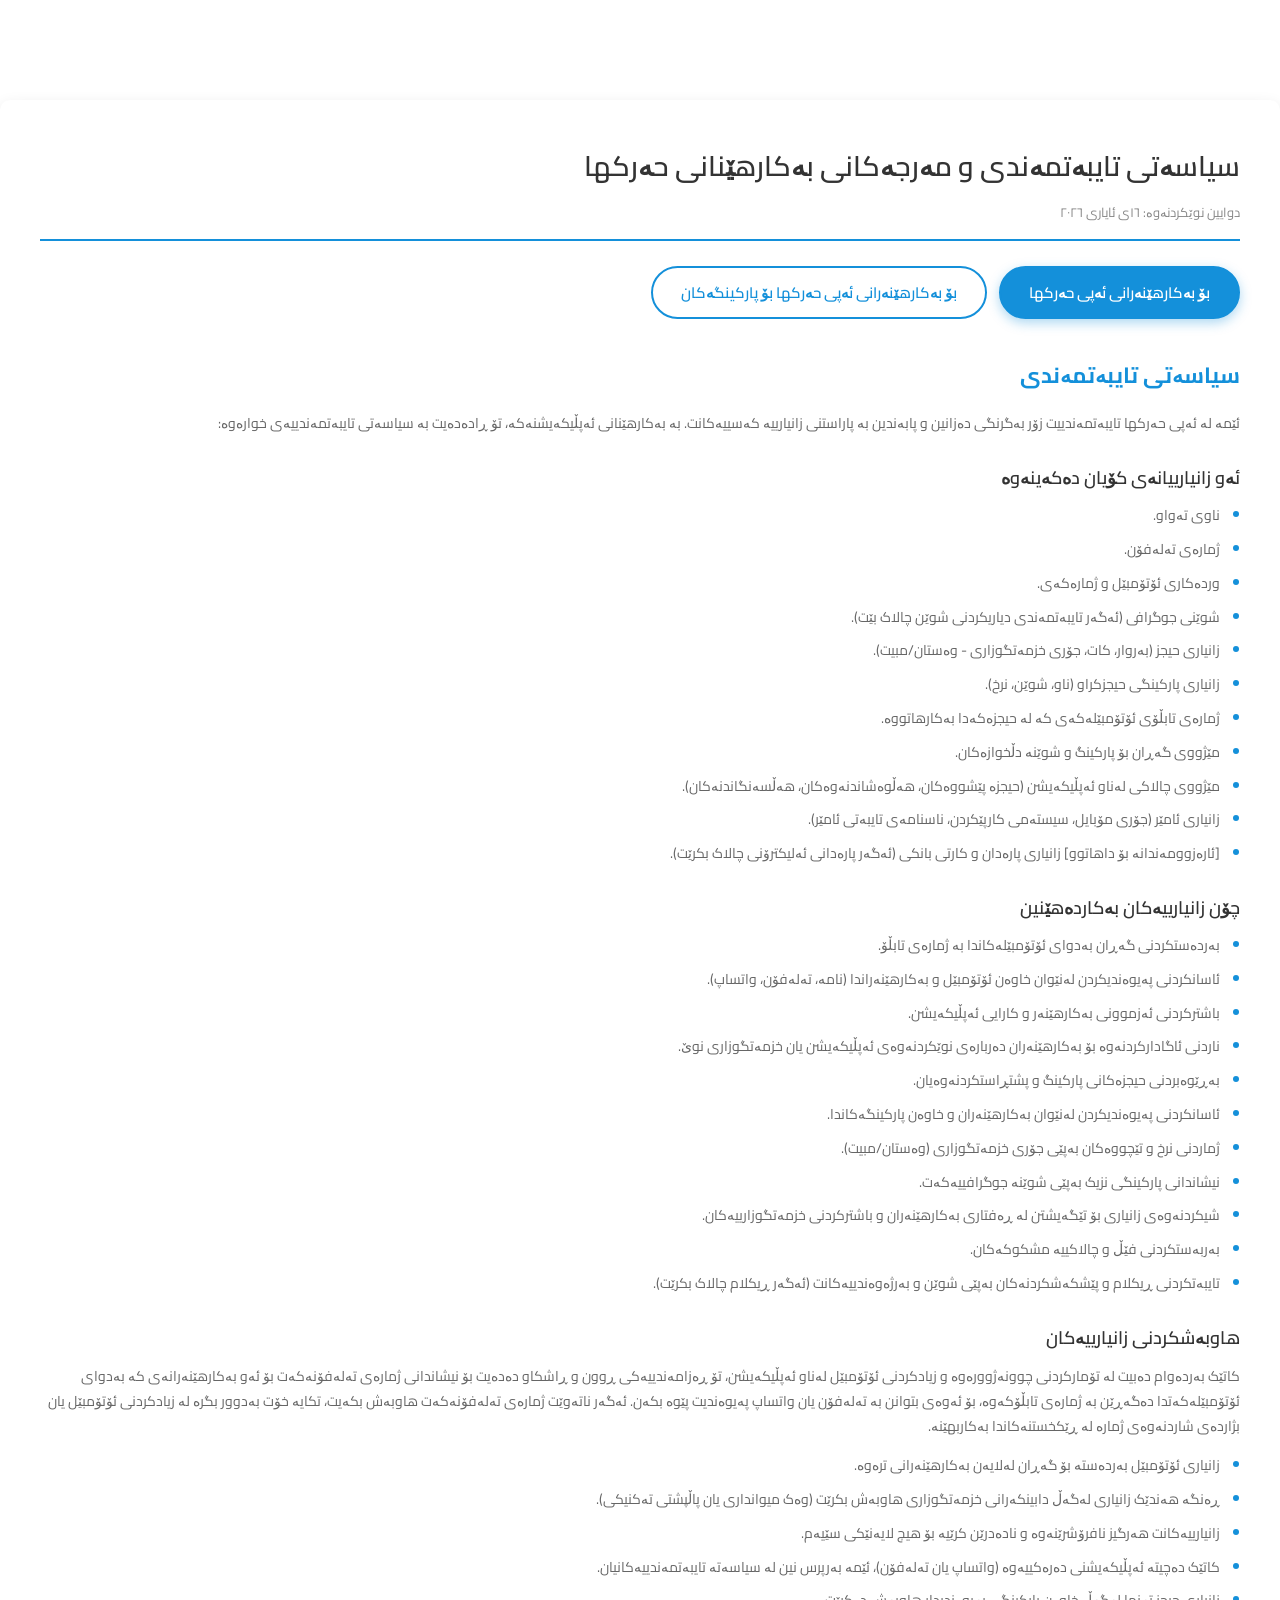
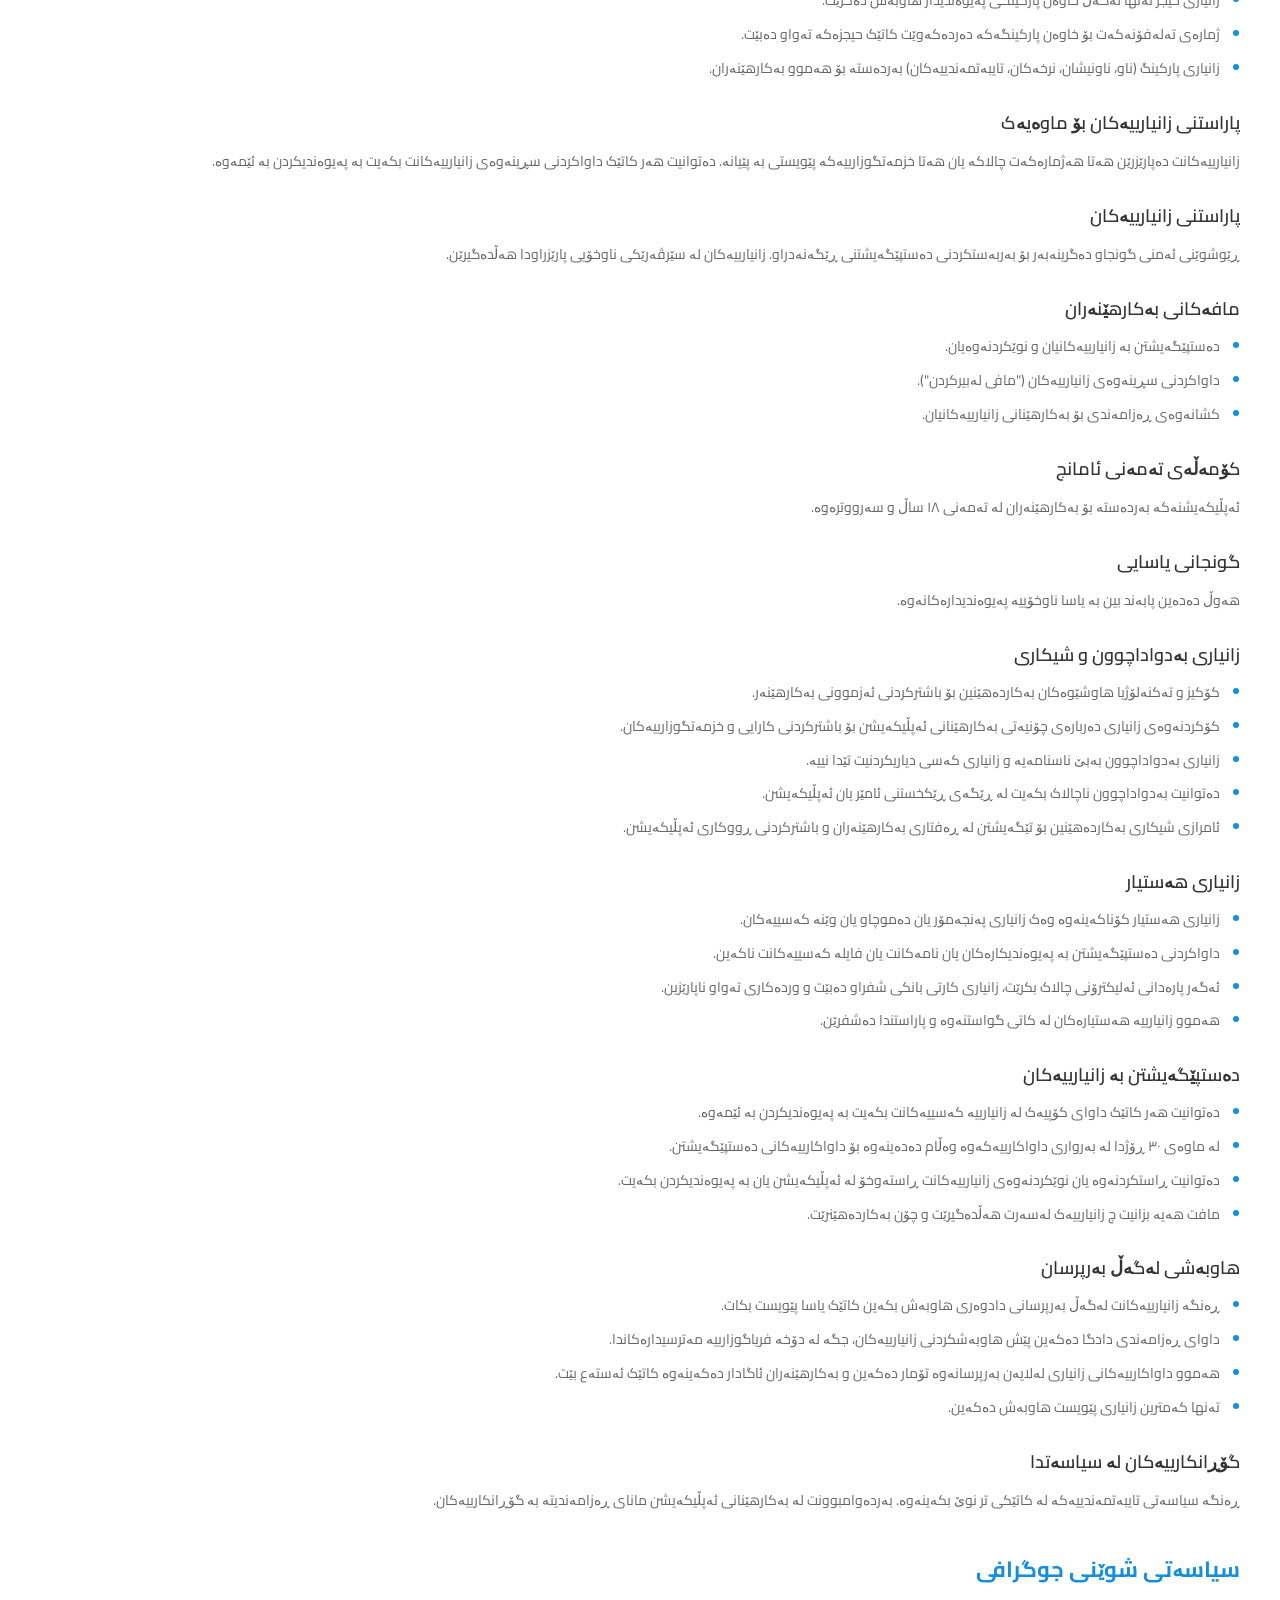
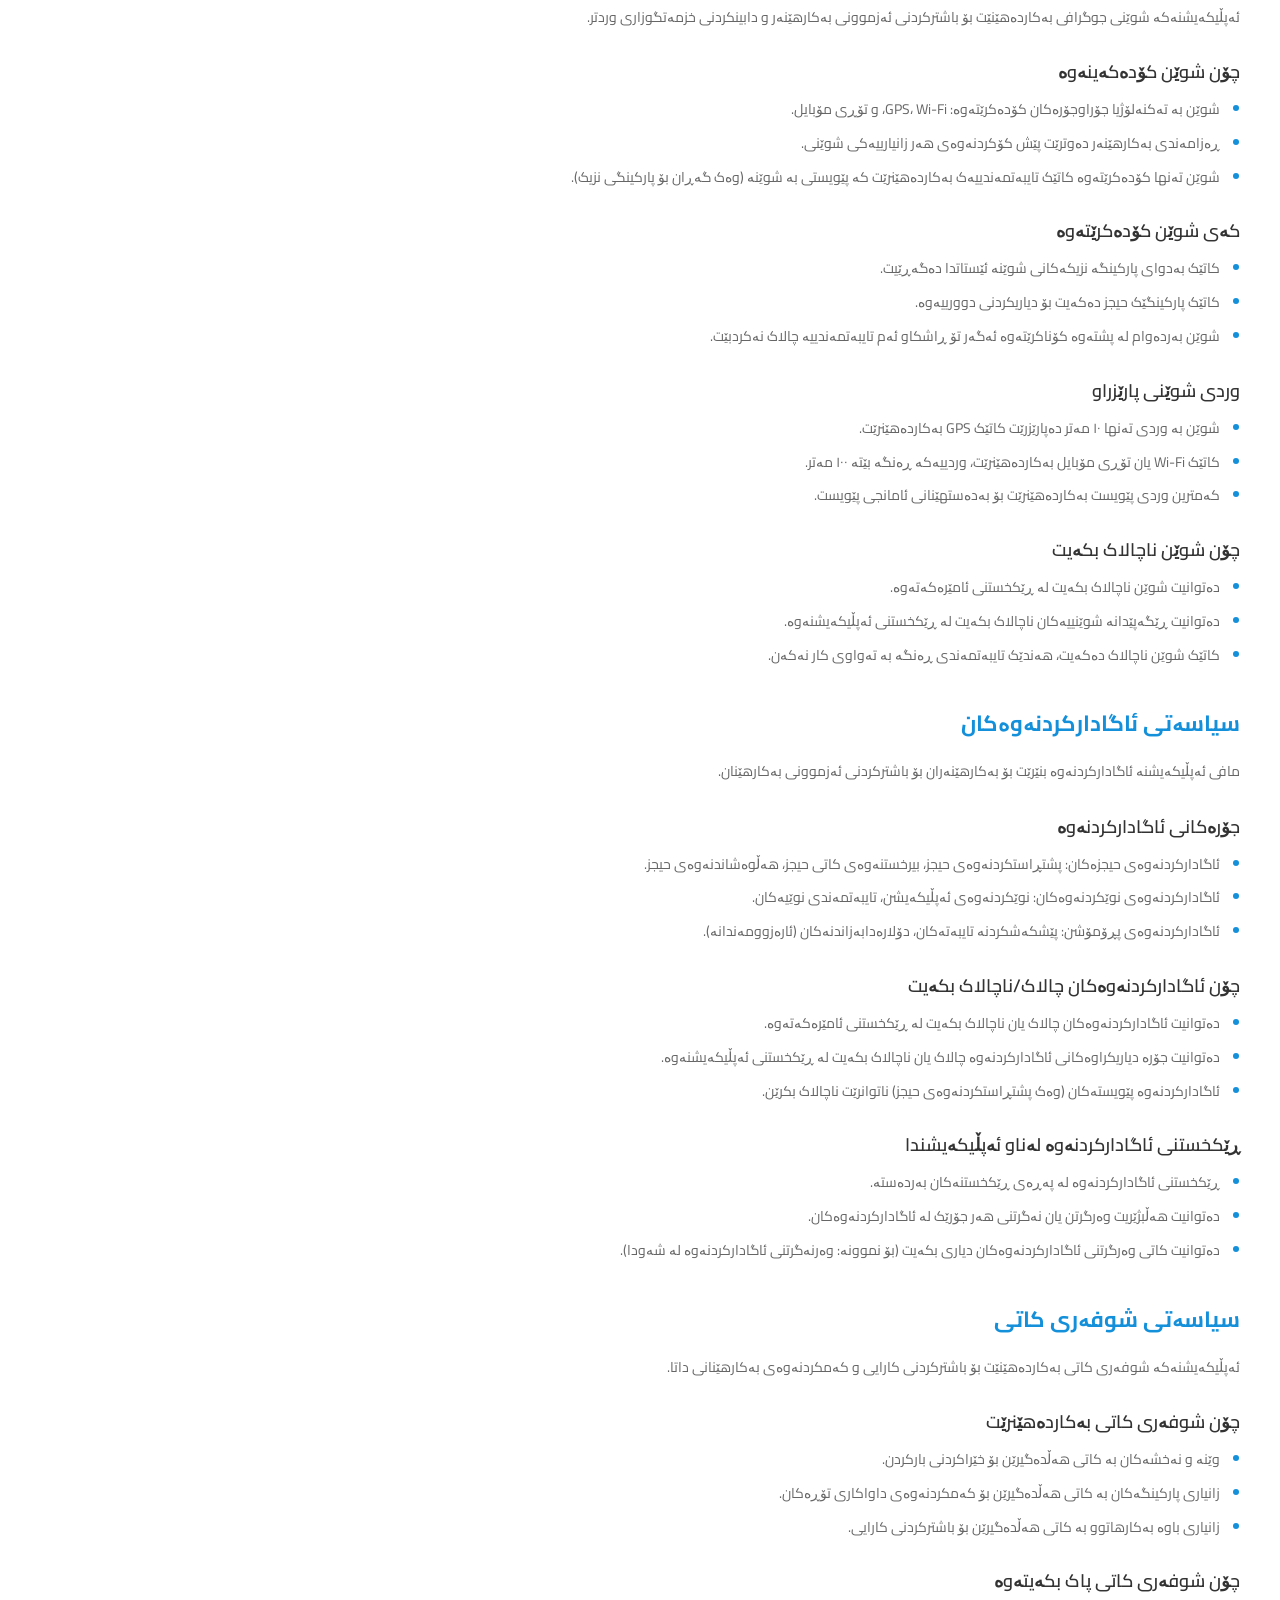
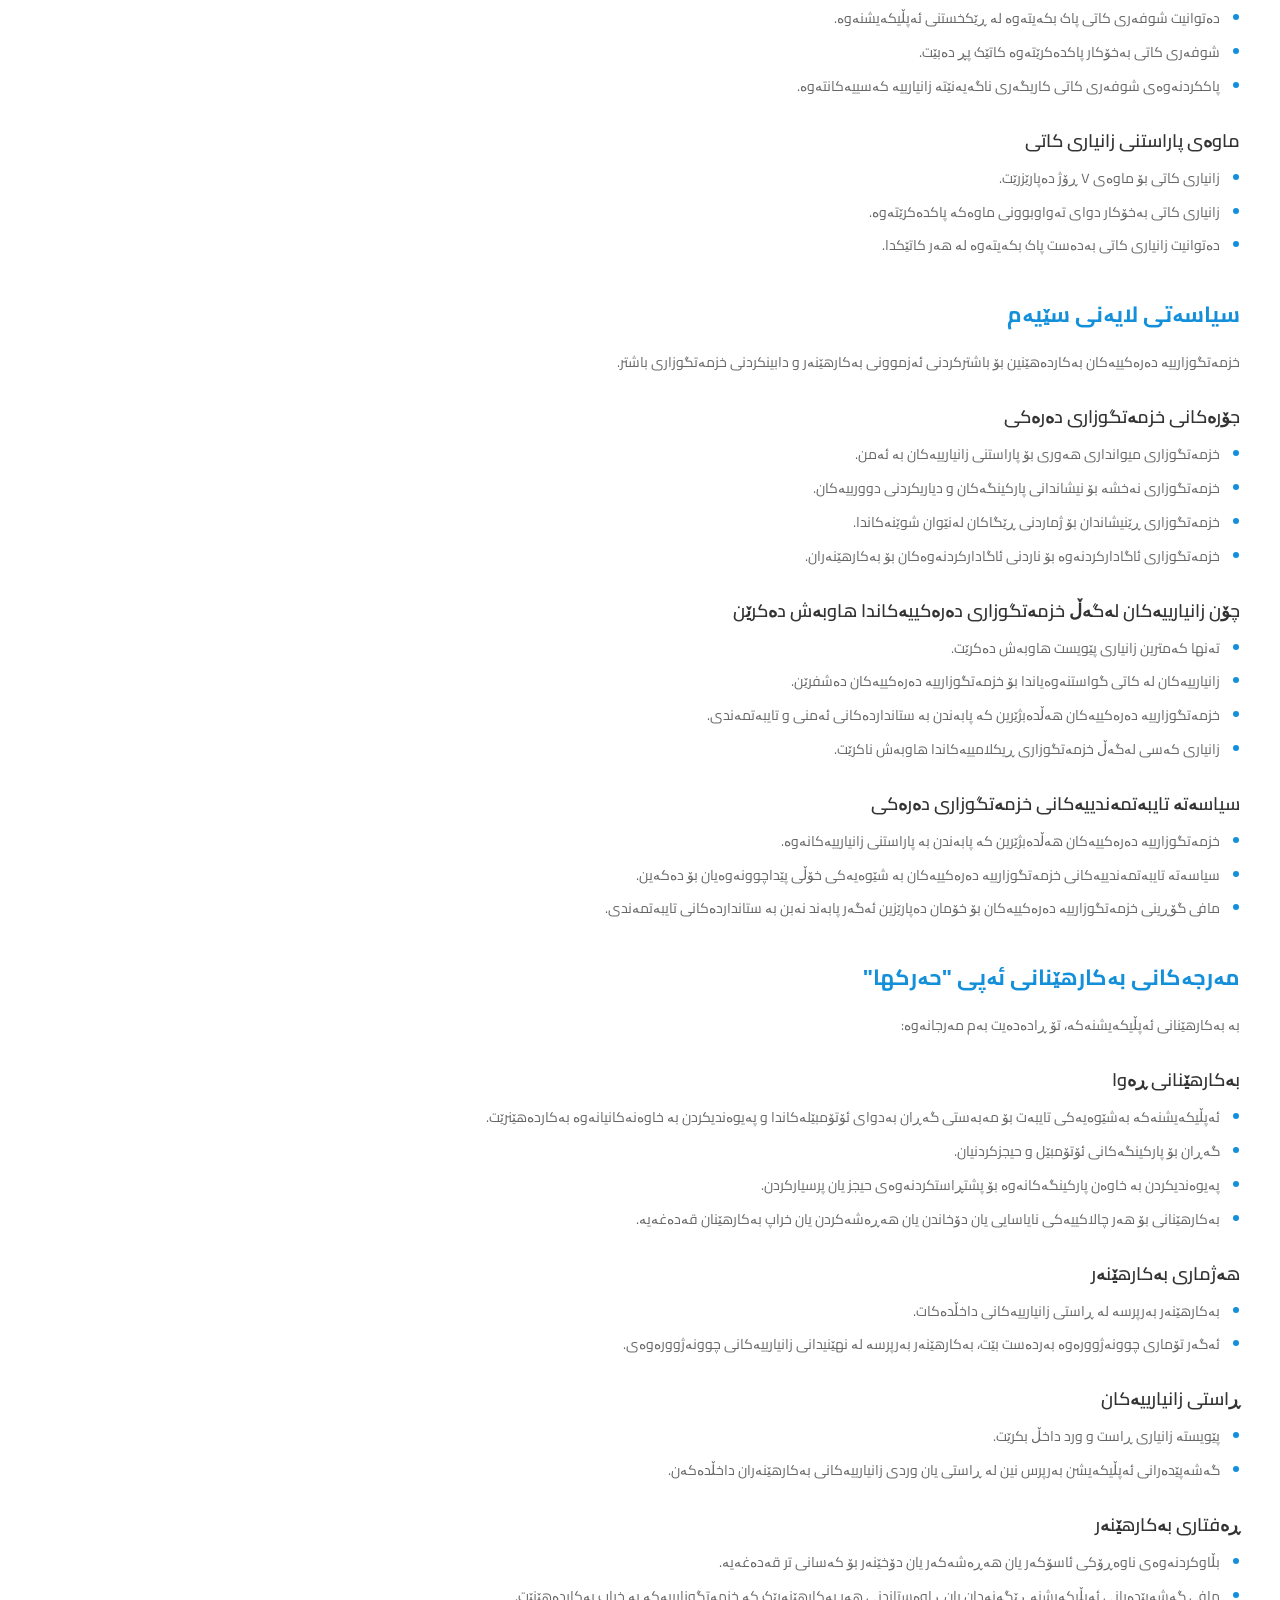
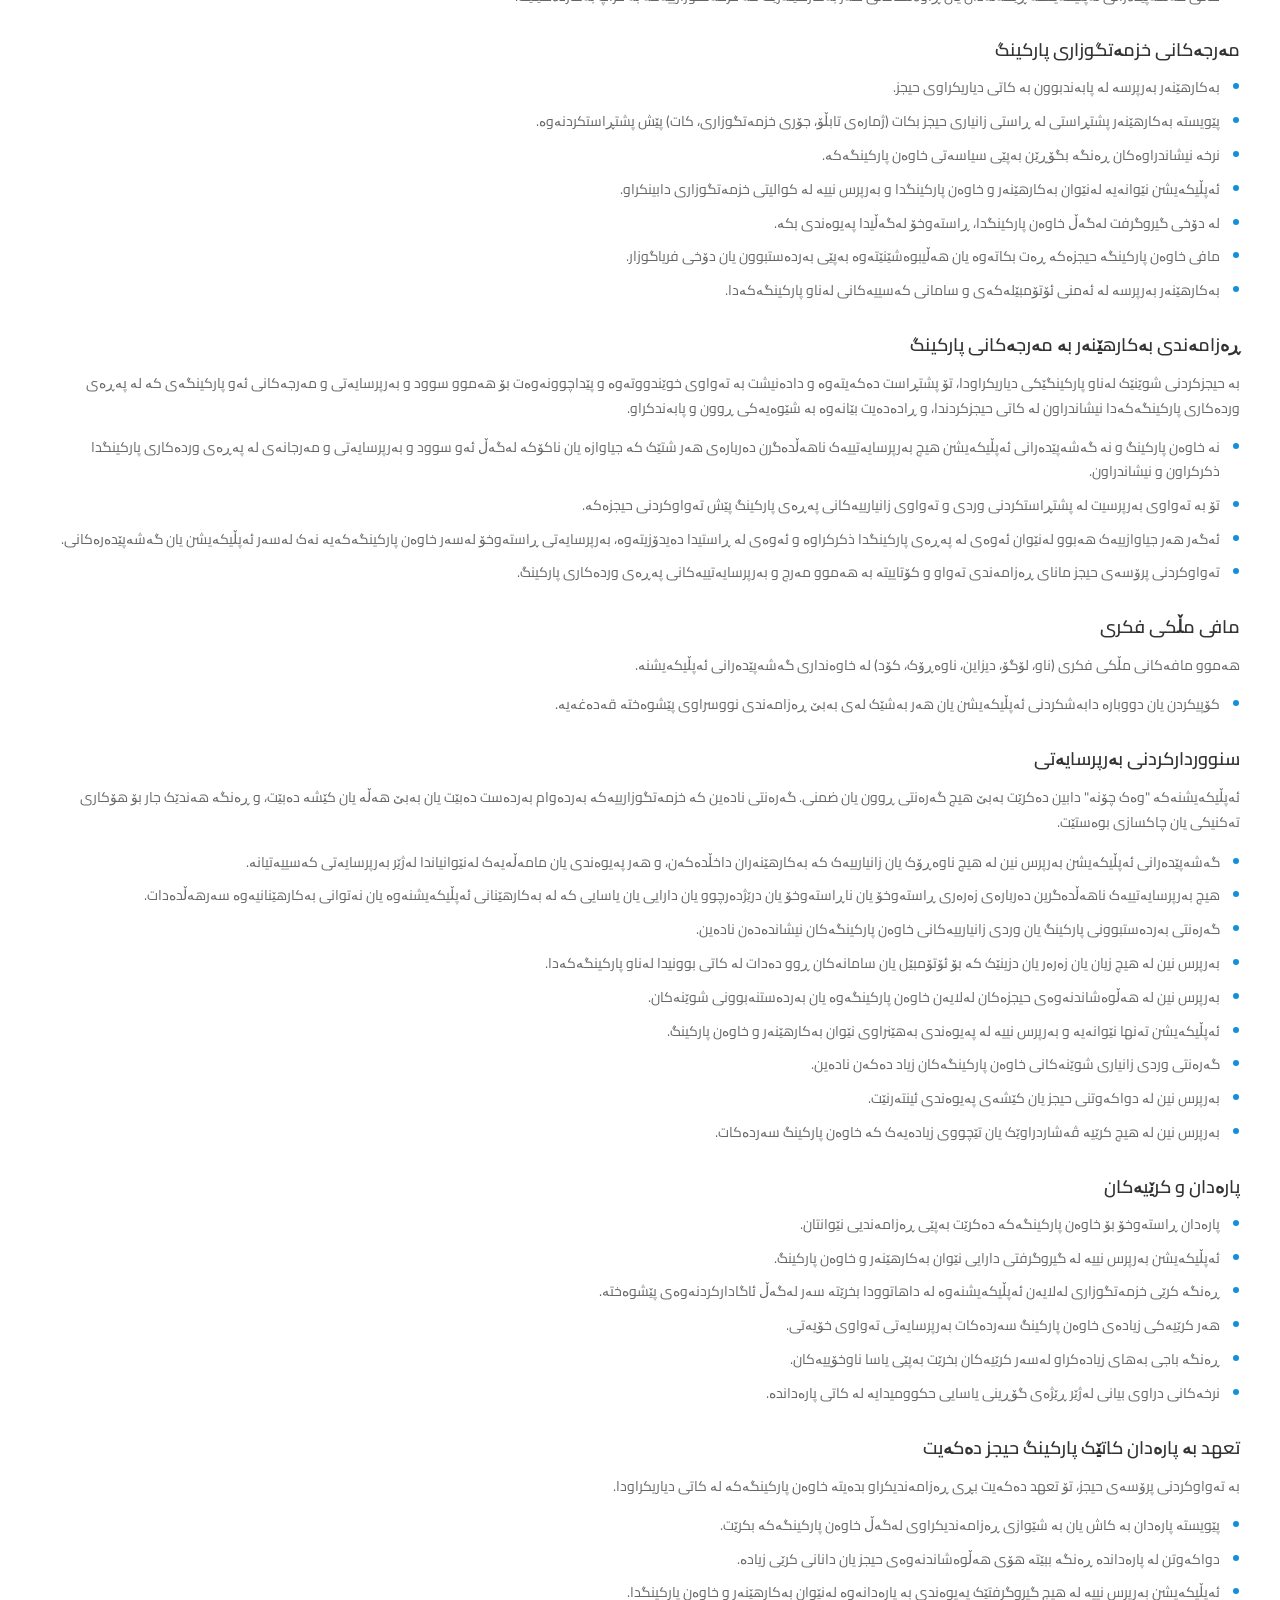
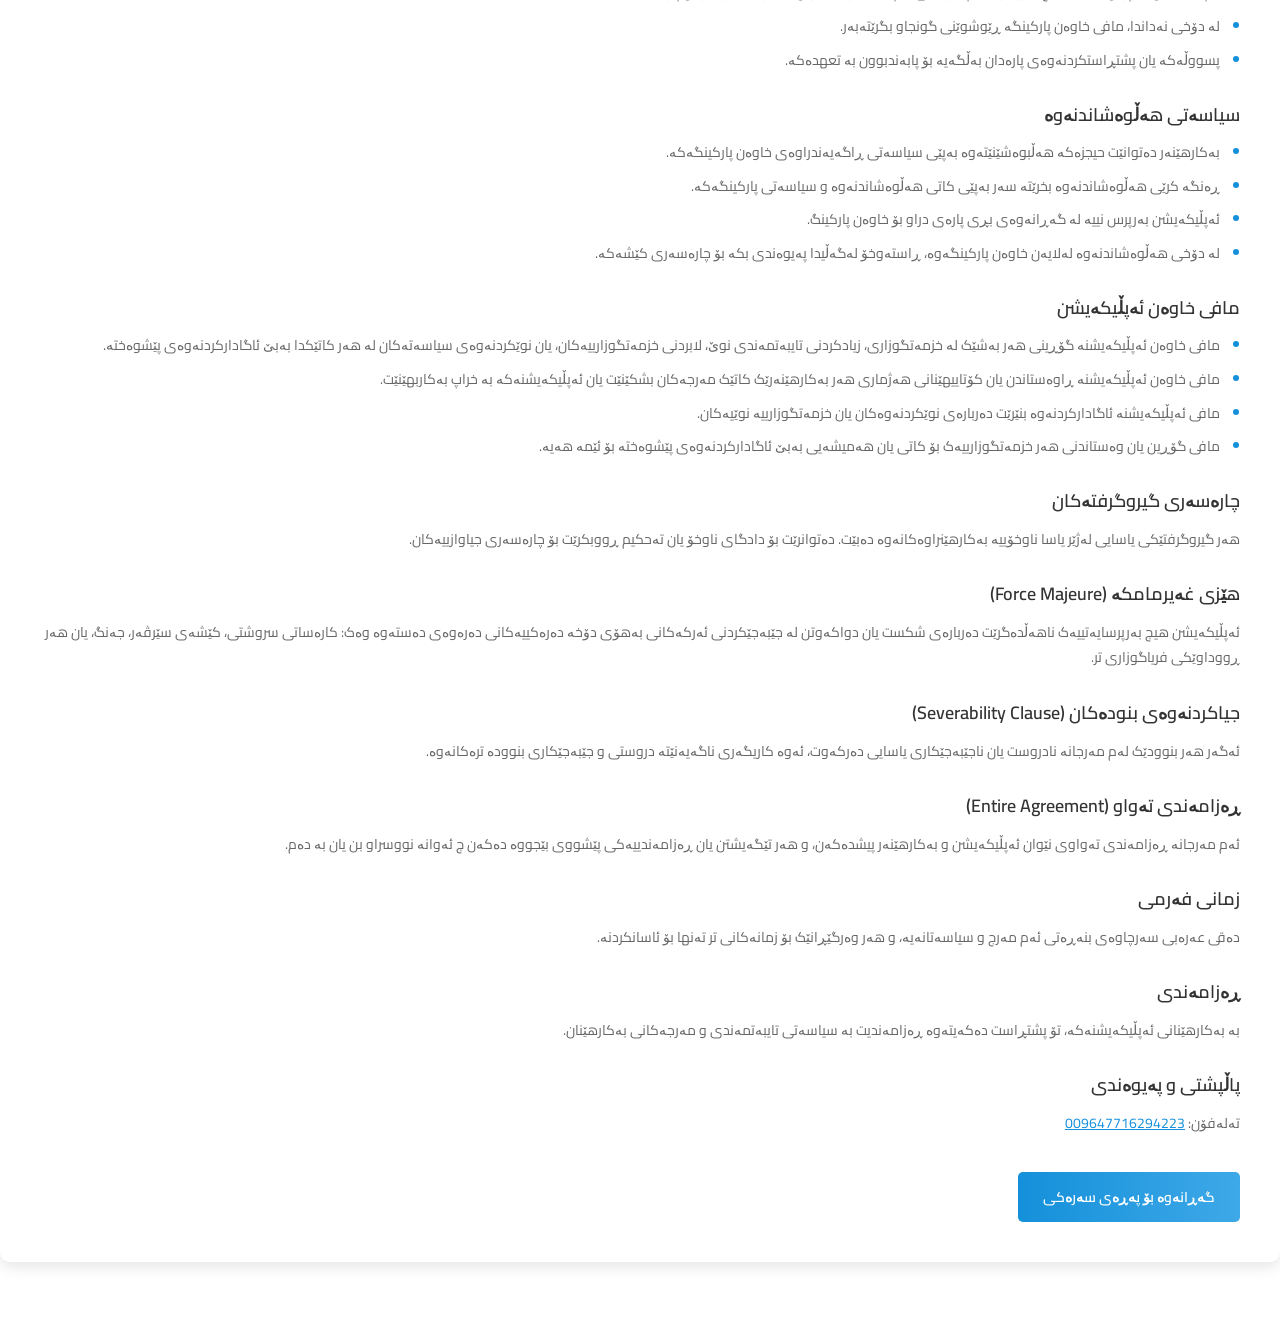
<file: privacy-policy-ku.html>
<!DOCTYPE html>
<html lang="ku" dir="rtl">
<head>
  <meta charset="utf-8">
<meta http-equiv="Content-Security-Policy" content="default-src 'self' https:; img-src 'self' https: data:; style-src 'self' https: 'unsafe-inline'; script-src 'self' https: 'unsafe-inline'; font-src 'self' https: data:; connect-src 'self' https:; frame-src https://www.youtube-nocookie.com https://www.youtube.com https://maps.google.com https://www.google.com; upgrade-insecure-requests;">
<meta name="referrer" content="strict-origin-when-cross-origin">
  <meta name="viewport" content="width=device-width, initial-scale=1, shrink-to-fit=no">
  <title>سیاسەتی تایبەتمەندی و مەرجەکانی بەکارهێنان - حەرکها</title>
  <link rel="stylesheet" href="https://cdn.rtlcss.com/bootstrap/v4.5.3/css/bootstrap.min.css" integrity="sha384-JvExCACAZcHNJEc7156QaHXTnQL3hQBixvj5RV5buE7vgnNEzzskDtx9NQ4p6BJe" crossorigin="anonymous">
  <link rel="stylesheet" href="https://use.fontawesome.com/releases/v5.8.1/css/all.css">
  <link rel="stylesheet" href="style.min.css">
  <link rel="stylesheet" href="rtl-styles.min.css">
  <link href="https://fonts.googleapis.com/css2?family=Cairo:wght@300;400;500;600;700&display=swap" rel="stylesheet">
  <style>
    body {
      font-family: 'Cairo', sans-serif;
      text-align: right;
      direction: rtl;
    }
    .policy-section {
      padding: 100px 0 50px;
    }
    .policy-container {
      background-color: #fff;
      border-radius: 10px;
      box-shadow: 0 5px 15px rgba(0, 0, 0, 0.1);
      padding: 40px;
      margin-bottom: 30px;
    }
    .policy-header {
      border-bottom: 2px solid #1490DA;
      margin-bottom: 25px;
      padding-bottom: 15px;
    }
    .policy-header h1 {
      color: #333;
      font-size: 28px;
      font-weight: 600;
      margin-bottom: 8px;
    }
    .last-update {
      color: #888;
      font-size: 13px;
      margin: 0;
    }
    .policy-tabs {
      display: flex;
      gap: 12px;
      flex-wrap: wrap;
      margin-bottom: 25px;
    }
    .policy-tab {
      background: #fff;
      border: 2px solid #1490DA;
      color: #1490DA;
      padding: 10px 28px;
      border-radius: 30px;
      font-weight: 600;
      font-size: 15px;
      cursor: pointer;
      transition: all 0.3s ease;
      font-family: 'Cairo', sans-serif;
    }
    .policy-tab:hover,
    .policy-tab.active {
      background: #1490DA;
      color: #fff;
      box-shadow: 0 4px 12px rgba(20, 144, 218, 0.35);
    }
    .policy-block { display: none; }
    .policy-block.active { display: block; }
    .policy-content h2 {
      color: #1490DA;
      font-size: 22px;
      margin-top: 35px;
      margin-bottom: 15px;
    }
    .policy-content h3 {
      color: #333;
      font-size: 18px;
      font-weight: 600;
      margin-top: 25px;
      margin-bottom: 10px;
    }
    .policy-content p {
      color: #666;
      line-height: 1.8;
      margin-bottom: 15px;
    }
    .policy-content ul {
      margin-bottom: 20px;
      padding-right: 20px;
      padding-left: 0;
    }
    .policy-content li {
      margin-bottom: 10px;
      color: #666;
      line-height: 1.7;
    }
    .policy-content li::marker { color: #1490DA; }
    .back-to-home {
      display: inline-block;
      background-image: linear-gradient(to right, #1490DA 0%, #3FA9E8 51%, #1490DA 100%);
      color: white;
      padding: 12px 25px;
      border-radius: 5px;
      text-decoration: none;
      font-weight: 600;
      margin-top: 20px;
      transition: all 0.3s ease;
      background-size: 200% auto;
    }
    .back-to-home:hover {
      background-position: right center;
      color: white;
      text-decoration: none;
      box-shadow: 0 5px 15px rgba(20, 144, 218, 0.4);
    }
  </style>
</head>
<body>

<section class="policy-section">
  <div class="container">
    <div class="row">
      <div class="col-md-12">
        <div class="policy-container">
          <div class="policy-header">
            <h1>سیاسەتی تایبەتمەندی و مەرجەکانی بەکارهێنانی حەرکها</h1>
            <p class="last-update">دوایین نوێکردنەوە: ١٦ی ئایاری ٢٠٢٦</p>
          </div>

          <div class="policy-tabs">
            <button class="policy-tab active" onclick="showPolicyBlock(this, 'policy-users')">بۆ بەکارهێنەرانی ئەپی حەرکها</button>
            <button class="policy-tab" onclick="showPolicyBlock(this, 'policy-owners')">بۆ بەکارهێنەرانی ئەپی حەرکها بۆ پارکینگەکان</button>
          </div>

          <div class="policy-content">

            <!-- ============ بەشی بەکارهێنەرانی ئەپی حەرکها ============ -->
            <div id="policy-users" class="policy-block active">
              <h2>سیاسەتی تایبەتمەندی</h2>
              <p>ئێمە لە ئەپی حەرکها تایبەتمەندییت زۆر بەگرنگی دەزانین و پابەندین بە پاراستنی زانیارییە کەسییەکانت. بە بەکارهێنانی ئەپڵیکەیشنەکە، تۆ ڕادەدەیت بە سیاسەتی تایبەتمەندییەی خوارەوە:</p>

              <h3>ئەو زانیارییانەی کۆیان دەکەینەوە</h3>
              <ul>
                <li>ناوی تەواو.</li>
                <li>ژمارەی تەلەفۆن.</li>
                <li>وردەکاری ئۆتۆمبێل و ژمارەکەی.</li>
                <li>شوێنی جوگرافی (ئەگەر تایبەتمەندی دیاریکردنی شوێن چالاک بێت).</li>
                <li>زانیاری حیجز (بەروار، کات، جۆری خزمەتگوزاری - وەستان/مبیت).</li>
                <li>زانیاری پارکینگی حیجزکراو (ناو، شوێن، نرخ).</li>
                <li>ژمارەی تابڵۆی ئۆتۆمبێلەکەی کە لە حیجزەکەدا بەکارهاتووە.</li>
                <li>مێژووی گەڕان بۆ پارکینگ و شوێنە دڵخوازەکان.</li>
                <li>مێژووی چالاکی لەناو ئەپڵیکەیشن (حیجزە پێشووەکان، هەڵوەشاندنەوەکان، هەڵسەنگاندنەکان).</li>
                <li>زانیاری ئامێر (جۆری مۆبایل، سیستەمی کارپێکردن، ناسنامەی تایبەتی ئامێر).</li>
                <li>[ئارەزوومەندانە بۆ داهاتوو] زانیاری پارەدان و کارتی بانکی (ئەگەر پارەدانی ئەلیکترۆنی چالاک بکرێت).</li>
              </ul>

              <h3>چۆن زانیارییەکان بەکاردەهێنین</h3>
              <ul>
                <li>بەردەستکردنی گەڕان بەدوای ئۆتۆمبێلەکاندا بە ژمارەی تابڵۆ.</li>
                <li>ئاسانکردنی پەیوەندیکردن لەنێوان خاوەن ئۆتۆمبێل و بەکارهێنەراندا (نامە، تەلەفۆن، واتساپ).</li>
                <li>باشترکردنی ئەزموونی بەکارهێنەر و کارایی ئەپڵیکەیشن.</li>
                <li>ناردنی ئاگادارکردنەوە بۆ بەکارهێنەران دەربارەی نوێکردنەوەی ئەپڵیکەیشن یان خزمەتگوزاری نوێ.</li>
                <li>بەڕێوەبردنی حیجزەکانی پارکینگ و پشتڕاستکردنەوەیان.</li>
                <li>ئاسانکردنی پەیوەندیکردن لەنێوان بەکارهێنەران و خاوەن پارکینگەکاندا.</li>
                <li>ژماردنی نرخ و تێچووەکان بەپێی جۆری خزمەتگوزاری (وەستان/مبیت).</li>
                <li>نیشاندانی پارکینگی نزیک بەپێی شوێنە جوگرافییەکەت.</li>
                <li>شیکردنەوەی زانیاری بۆ تێگەیشتن لە ڕەفتاری بەکارهێنەران و باشترکردنی خزمەتگوزارییەکان.</li>
                <li>بەربەستکردنی فێڵ و چالاکییە مشکوکەکان.</li>
                <li>تایبەتکردنی ڕیکلام و پێشکەشکردنەکان بەپێی شوێن و بەرژەوەندییەکانت (ئەگەر ڕیکلام چالاک بکرێت).</li>
              </ul>

              <h3>هاوبەشکردنی زانیارییەکان</h3>
              <p>کاتێک بەردەوام دەبیت لە تۆمارکردنی چوونەژوورەوە و زیادکردنی ئۆتۆمبێل لەناو ئەپڵیکەیشن، تۆ ڕەزامەندییەکی ڕوون و ڕاشکاو دەدەیت بۆ نیشاندانی ژمارەی تەلەفۆنەکەت بۆ ئەو بەکارهێنەرانەی کە بەدوای ئۆتۆمبێلەکەتدا دەگەڕێن بە ژمارەی تابڵۆکەوە، بۆ ئەوەی بتوانن بە تەلەفۆن یان واتساپ پەیوەندیت پێوە بکەن. ئەگەر ناتەوێت ژمارەی تەلەفۆنەکەت هاوبەش بکەیت، تکایە خۆت بەدوور بگرە لە زیادکردنی ئۆتۆمبێل یان بژاردەی شاردنەوەی ژمارە لە ڕێکخستنەکاندا بەکاربهێنە.</p>
              <ul>
                <li>زانیاری ئۆتۆمبێل بەردەستە بۆ گەڕان لەلایەن بەکارهێنەرانی ترەوە.</li>
                <li>ڕەنگە هەندێک زانیاری لەگەڵ دابینکەرانی خزمەتگوزاری هاوبەش بکرێت (وەک میوانداری یان پاڵپشتی تەکنیکی).</li>
                <li>زانیارییەکانت هەرگیز نافرۆشرێنەوە و نادەدرێن کرێیە بۆ هیچ لایەنێکی سێیەم.</li>
                <li>کاتێک دەچیتە ئەپڵیکەیشنی دەرەکییەوە (واتساپ یان تەلەفۆن)، ئێمە بەرپرس نین لە سیاسەتە تایبەتمەندییەکانیان.</li>
                <li>زانیاری حیجز تەنها لەگەڵ خاوەن پارکینگی پەیوەندیدار هاوبەش دەکرێت.</li>
                <li>ژمارەی تەلەفۆنەکەت بۆ خاوەن پارکینگەکە دەردەکەوێت کاتێک حیجزەکە تەواو دەبێت.</li>
                <li>زانیاری پارکینگ (ناو، ناونیشان، نرخەکان، تایبەتمەندییەکان) بەردەستە بۆ هەموو بەکارهێنەران.</li>
              </ul>

              <h3>پاراستنی زانیارییەکان بۆ ماوەیەک</h3>
              <p>زانیارییەکانت دەپارێزرێن هەتا هەژمارەکەت چالاکە یان هەتا خزمەتگوزارییەکە پێویستی بە پێیانە. دەتوانیت هەر کاتێک داواکردنی سڕینەوەی زانیارییەکانت بکەیت بە پەیوەندیکردن بە ئێمەوە.</p>

              <h3>پاراستنی زانیارییەکان</h3>
              <p>ڕێوشوێنی ئەمنی گونجاو دەگرینەبەر بۆ بەربەستکردنی دەستپێگەیشتنی ڕێگەنەدراو. زانیارییەکان لە سێرڤەرێکی ناوخۆیی پارێزراودا هەڵدەگیرێن.</p>

              <h3>مافەکانی بەکارهێنەران</h3>
              <ul>
                <li>دەستپێگەیشتن بە زانیارییەکانیان و نوێکردنەوەیان.</li>
                <li>داواکردنی سڕینەوەی زانیارییەکان ("مافی لەبیرکردن").</li>
                <li>کشانەوەی ڕەزامەندی بۆ بەکارهێنانی زانیارییەکانیان.</li>
              </ul>

              <h3>کۆمەڵەی تەمەنی ئامانج</h3>
              <p>ئەپڵیکەیشنەکە بەردەستە بۆ بەکارهێنەران لە تەمەنی ١٨ ساڵ و سەرووترەوە.</p>

              <h3>گونجانی یاسایی</h3>
              <p>هەوڵ دەدەین پابەند بین بە یاسا ناوخۆییە پەیوەندیدارەکانەوە.</p>

              <h3>زانیاری بەدواداچوون و شیکاری</h3>
              <ul>
                <li>کۆکیز و تەکنەلۆژیا هاوشێوەکان بەکاردەهێنین بۆ باشترکردنی ئەزموونی بەکارهێنەر.</li>
                <li>کۆکردنەوەی زانیاری دەربارەی چۆنیەتی بەکارهێنانی ئەپڵیکەیشن بۆ باشترکردنی کارایی و خزمەتگوزارییەکان.</li>
                <li>زانیاری بەدواداچوون بەبێ ناسنامەیە و زانیاری کەسی دیاریکردنیت تێدا نییە.</li>
                <li>دەتوانیت بەدواداچوون ناچالاک بکەیت لە ڕێگەی ڕێکخستنی ئامێر یان ئەپڵیکەیشن.</li>
                <li>ئامرازی شیکاری بەکاردەهێنین بۆ تێگەیشتن لە ڕەفتاری بەکارهێنەران و باشترکردنی ڕووکاری ئەپڵیکەیشن.</li>
              </ul>

              <h3>زانیاری هەستیار</h3>
              <ul>
                <li>زانیاری هەستیار کۆناکەینەوە وەک زانیاری پەنجەمۆر یان دەموچاو یان وێنە کەسییەکان.</li>
                <li>داواکردنی دەستپێگەیشتن بە پەیوەندیکارەکان یان نامەکانت یان فایلە کەسییەکانت ناکەین.</li>
                <li>ئەگەر پارەدانی ئەلیکترۆنی چالاک بکرێت، زانیاری کارتی بانکی شفراو دەبێت و وردەکاری تەواو ناپارێزین.</li>
                <li>هەموو زانیارییە هەستیارەکان لە کاتی گواستنەوە و پاراستندا دەشفرێن.</li>
              </ul>

              <h3>دەستپێگەیشتن بە زانیارییەکان</h3>
              <ul>
                <li>دەتوانیت هەر کاتێک داوای کۆپیەک لە زانیارییە کەسییەکانت بکەیت بە پەیوەندیکردن بە ئێمەوە.</li>
                <li>لە ماوەی ٣٠ ڕۆژدا لە بەرواری داواکارییەکەوە وەڵام دەدەینەوە بۆ داواکارییەکانی دەستپێگەیشتن.</li>
                <li>دەتوانیت ڕاستکردنەوە یان نوێکردنەوەی زانیارییەکانت ڕاستەوخۆ لە ئەپڵیکەیشن یان بە پەیوەندیکردن بکەیت.</li>
                <li>مافت هەیە بزانیت چ زانیارییەک لەسەرت هەڵدەگیرێت و چۆن بەکاردەهێنرێت.</li>
              </ul>

              <h3>هاوبەشی لەگەڵ بەرپرسان</h3>
              <ul>
                <li>ڕەنگە زانیارییەکانت لەگەڵ بەرپرسانی دادوەری هاوبەش بکەین کاتێک یاسا پێویست بکات.</li>
                <li>داوای ڕەزامەندی دادگا دەکەین پێش هاوبەشکردنی زانیارییەکان، جگە لە دۆخە فریاگوزارییە مەترسیدارەکاندا.</li>
                <li>هەموو داواکارییەکانی زانیاری لەلایەن بەرپرسانەوە تۆمار دەکەین و بەکارهێنەران ئاگادار دەکەینەوە کاتێک ئەستەع بێت.</li>
                <li>تەنها کەمترین زانیاری پێویست هاوبەش دەکەین.</li>
              </ul>

              <h3>گۆڕانکارییەکان لە سیاسەتدا</h3>
              <p>ڕەنگە سیاسەتی تایبەتمەندییەکە لە کاتێکی تر نوێ بکەینەوە. بەردەوامبوونت لە بەکارهێنانی ئەپڵیکەیشن مانای ڕەزامەندیتە بە گۆڕانکارییەکان.</p>

              <h2>سیاسەتی شوێنی جوگرافی</h2>
              <p>ئەپڵیکەیشنەکە شوێنی جوگرافی بەکاردەهێنێت بۆ باشترکردنی ئەزموونی بەکارهێنەر و دابینکردنی خزمەتگوزاری وردتر.</p>

              <h3>چۆن شوێن کۆدەکەینەوە</h3>
              <ul>
                <li>شوێن بە تەکنەلۆژیا جۆراوجۆرەکان کۆدەکرێتەوە: GPS، Wi-Fi، و تۆڕی مۆبایل.</li>
                <li>ڕەزامەندی بەکارهێنەر دەوترێت پێش کۆکردنەوەی هەر زانیارییەکی شوێنی.</li>
                <li>شوێن تەنها کۆدەکرێتەوە کاتێک تایبەتمەندییەک بەکاردەهێنرێت کە پێویستی بە شوێنە (وەک گەڕان بۆ پارکینگی نزیک).</li>
              </ul>

              <h3>کەی شوێن کۆدەکرێتەوە</h3>
              <ul>
                <li>کاتێک بەدوای پارکینگە نزیکەکانی شوێنە ئێستاتدا دەگەڕێیت.</li>
                <li>کاتێک پارکینگێک حیجز دەکەیت بۆ دیاریکردنی دوورییەوە.</li>
                <li>شوێن بەردەوام لە پشتەوە کۆناکرێتەوە ئەگەر تۆ ڕاشکاو ئەم تایبەتمەندییە چالاک نەکردبێت.</li>
              </ul>

              <h3>وردی شوێنی پارێزراو</h3>
              <ul>
                <li>شوێن بە وردی تەنها ١٠ مەتر دەپارێزرێت کاتێک GPS بەکاردەهێنرێت.</li>
                <li>کاتێک Wi-Fi یان تۆڕی مۆبایل بەکاردەهێنرێت، وردییەکە ڕەنگە بێتە ١٠٠ مەتر.</li>
                <li>کەمترین وردی پێویست بەکاردەهێنرێت بۆ بەدەستهێنانی ئامانجی پێویست.</li>
              </ul>

              <h3>چۆن شوێن ناچالاک بکەیت</h3>
              <ul>
                <li>دەتوانیت شوێن ناچالاک بکەیت لە ڕێکخستنی ئامێرەکەتەوە.</li>
                <li>دەتوانیت ڕێگەپێدانە شوێنییەکان ناچالاک بکەیت لە ڕێکخستنی ئەپڵیکەیشنەوە.</li>
                <li>کاتێک شوێن ناچالاک دەکەیت، هەندێک تایبەتمەندی ڕەنگە بە تەواوی کار نەکەن.</li>
              </ul>

              <h2>سیاسەتی ئاگادارکردنەوەکان</h2>
              <p>مافی ئەپڵیکەیشنە ئاگادارکردنەوە بنێرێت بۆ بەکارهێنەران بۆ باشترکردنی ئەزموونی بەکارهێنان.</p>

              <h3>جۆرەکانی ئاگادارکردنەوە</h3>
              <ul>
                <li>ئاگادارکردنەوەی حیجزەکان: پشتڕاستکردنەوەی حیجز، بیرخستنەوەی کاتی حیجز، هەڵوەشاندنەوەی حیجز.</li>
                <li>ئاگادارکردنەوەی نوێکردنەوەکان: نوێکردنەوەی ئەپڵیکەیشن، تایبەتمەندی نوێیەکان.</li>
                <li>ئاگادارکردنەوەی پڕۆمۆشن: پێشکەشکردنە تایبەتەکان، دۆلارەدابەزاندنەکان (ئارەزوومەندانە).</li>
              </ul>

              <h3>چۆن ئاگادارکردنەوەکان چالاک/ناچالاک بکەیت</h3>
              <ul>
                <li>دەتوانیت ئاگادارکردنەوەکان چالاک یان ناچالاک بکەیت لە ڕێکخستنی ئامێرەکەتەوە.</li>
                <li>دەتوانیت جۆرە دیاریکراوەکانی ئاگادارکردنەوە چالاک یان ناچالاک بکەیت لە ڕێکخستنی ئەپڵیکەیشنەوە.</li>
                <li>ئاگادارکردنەوە پێویستەکان (وەک پشتڕاستکردنەوەی حیجز) ناتوانرێت ناچالاک بکرێن.</li>
              </ul>

              <h3>ڕێکخستنی ئاگادارکردنەوە لەناو ئەپڵیکەیشندا</h3>
              <ul>
                <li>ڕێکخستنی ئاگادارکردنەوە لە پەڕەی ڕێکخستنەکان بەردەستە.</li>
                <li>دەتوانیت هەڵبژێریت وەرگرتن یان نەگرتنی هەر جۆرێک لە ئاگادارکردنەوەکان.</li>
                <li>دەتوانیت کاتی وەرگرتنی ئاگادارکردنەوەکان دیاری بکەیت (بۆ نموونە: وەرنەگرتنی ئاگادارکردنەوە لە شەودا).</li>
              </ul>

              <h2>سیاسەتی شوفەری کاتی</h2>
              <p>ئەپڵیکەیشنەکە شوفەری کاتی بەکاردەهێنێت بۆ باشترکردنی کارایی و کەمکردنەوەی بەکارهێنانی داتا.</p>

              <h3>چۆن شوفەری کاتی بەکاردەهێنرێت</h3>
              <ul>
                <li>وێنە و نەخشەکان بە کاتی هەڵدەگیرێن بۆ خێراکردنی بارکردن.</li>
                <li>زانیاری پارکینگەکان بە کاتی هەڵدەگیرێن بۆ کەمکردنەوەی داواکاری تۆڕەکان.</li>
                <li>زانیاری باوە بەکارهاتوو بە کاتی هەڵدەگیرێن بۆ باشترکردنی کارایی.</li>
              </ul>

              <h3>چۆن شوفەری کاتی پاک بکەیتەوە</h3>
              <ul>
                <li>دەتوانیت شوفەری کاتی پاک بکەیتەوە لە ڕێکخستنی ئەپڵیکەیشنەوە.</li>
                <li>شوفەری کاتی بەخۆکار پاکدەکرێتەوە کاتێک پڕ دەبێت.</li>
                <li>پاککردنەوەی شوفەری کاتی کاریگەری ناگەیەنێتە زانیارییە کەسییەکانتەوە.</li>
              </ul>

              <h3>ماوەی پاراستنی زانیاری کاتی</h3>
              <ul>
                <li>زانیاری کاتی بۆ ماوەی ٧ ڕۆژ دەپارێزرێت.</li>
                <li>زانیاری کاتی بەخۆکار دوای تەواوبوونی ماوەکە پاکدەکرێتەوە.</li>
                <li>دەتوانیت زانیاری کاتی بەدەست پاک بکەیتەوە لە هەر کاتێکدا.</li>
              </ul>

              <h2>سیاسەتی لایەنی سێیەم</h2>
              <p>خزمەتگوزارییە دەرەکییەکان بەکاردەهێنین بۆ باشترکردنی ئەزموونی بەکارهێنەر و دابینکردنی خزمەتگوزاری باشتر.</p>

              <h3>جۆرەکانی خزمەتگوزاری دەرەکی</h3>
              <ul>
                <li>خزمەتگوزاری میوانداری هەوری بۆ پاراستنی زانیارییەکان بە ئەمن.</li>
                <li>خزمەتگوزاری نەخشە بۆ نیشاندانی پارکینگەکان و دیاریکردنی دوورییەکان.</li>
                <li>خزمەتگوزاری ڕێنیشاندان بۆ ژماردنی ڕێگاکان لەنێوان شوێنەکاندا.</li>
                <li>خزمەتگوزاری ئاگادارکردنەوە بۆ ناردنی ئاگادارکردنەوەکان بۆ بەکارهێنەران.</li>
              </ul>

              <h3>چۆن زانیارییەکان لەگەڵ خزمەتگوزاری دەرەکییەکاندا هاوبەش دەکرێن</h3>
              <ul>
                <li>تەنها کەمترین زانیاری پێویست هاوبەش دەکرێت.</li>
                <li>زانیارییەکان لە کاتی گواستنەوەیاندا بۆ خزمەتگوزارییە دەرەکییەکان دەشفرێن.</li>
                <li>خزمەتگوزارییە دەرەکییەکان هەڵدەبژێرین کە پابەندن بە ستانداردەکانی ئەمنی و تایبەتمەندی.</li>
                <li>زانیاری کەسی لەگەڵ خزمەتگوزاری ڕیکلامییەکاندا هاوبەش ناکرێت.</li>
              </ul>

              <h3>سیاسەتە تایبەتمەندییەکانی خزمەتگوزاری دەرەکی</h3>
              <ul>
                <li>خزمەتگوزارییە دەرەکییەکان هەڵدەبژێرین کە پابەندن بە پاراستنی زانیارییەکانەوە.</li>
                <li>سیاسەتە تایبەتمەندییەکانی خزمەتگوزارییە دەرەکییەکان بە شێوەیەکی خۆڵی پێداچوونەوەیان بۆ دەکەین.</li>
                <li>مافی گۆڕینی خزمەتگوزارییە دەرەکییەکان بۆ خۆمان دەپارێزین ئەگەر پابەند نەبن بە ستانداردەکانی تایبەتمەندی.</li>
              </ul>

              <h2>مەرجەکانی بەکارهێنانی ئەپی "حەرکها"</h2>
              <p>بە بەکارهێنانی ئەپڵیکەیشنەکە، تۆ ڕادەدەیت بەم مەرجانەوە:</p>

              <h3>بەکارهێنانی ڕەوا</h3>
              <ul>
                <li>ئەپڵیکەیشنەکە بەشێوەیەکی تایبەت بۆ مەبەستی گەڕان بەدوای ئۆتۆمبێلەکاندا و پەیوەندیکردن بە خاوەنەکانیانەوە بەکاردەهێنرێت.</li>
                <li>گەڕان بۆ پارکینگەکانی ئۆتۆمبێل و حیجزکردنیان.</li>
                <li>پەیوەندیکردن بە خاوەن پارکینگەکانەوە بۆ پشتڕاستکردنەوەی حیجز یان پرسیارکردن.</li>
                <li>بەکارهێنانی بۆ هەر چالاکییەکی نایاسایی یان دۆخاندن یان هەڕەشەکردن یان خراپ بەکارهێنان قەدەغەیە.</li>
              </ul>

              <h3>هەژماری بەکارهێنەر</h3>
              <ul>
                <li>بەکارهێنەر بەرپرسە لە ڕاستی زانیارییەکانی داخڵدەکات.</li>
                <li>ئەگەر تۆماری چوونەژوورەوە بەردەست بێت، بەکارهێنەر بەرپرسە لە نهێنیدانی زانیارییەکانی چوونەژوورەوەی.</li>
              </ul>

              <h3>ڕاستی زانیارییەکان</h3>
              <ul>
                <li>پێویستە زانیاری ڕاست و ورد داخڵ بکرێت.</li>
                <li>گەشەپێدەرانی ئەپڵیکەیشن بەرپرس نین لە ڕاستی یان وردی زانیارییەکانی بەکارهێنەران داخڵدەکەن.</li>
              </ul>

              <h3>ڕەفتاری بەکارهێنەر</h3>
              <ul>
                <li>بڵاوکردنەوەی ناوەڕۆکی ئاسۆکەر یان هەڕەشەکەر یان دۆخێنەر بۆ کەسانی تر قەدەغەیە.</li>
                <li>مافی گەشەپێدەرانی ئەپڵیکەیشنە ڕێگەنەدان یان ڕاوەستاندنی هەر بەکارهێنەرێک کە خزمەتگوزارییەکە بە خراپ بەکاردەهێنێت.</li>
              </ul>

              <h3>مەرجەکانی خزمەتگوزاری پارکینگ</h3>
              <ul>
                <li>بەکارهێنەر بەرپرسە لە پابەندبوون بە کاتی دیاریکراوی حیجز.</li>
                <li>پێویستە بەکارهێنەر پشتڕاستی لە ڕاستی زانیاری حیجز بکات (ژمارەی تابڵۆ، جۆری خزمەتگوزاری، کات) پێش پشتڕاستکردنەوە.</li>
                <li>نرخە نیشاندراوەکان ڕەنگە بگۆڕێن بەپێی سیاسەتی خاوەن پارکینگەکە.</li>
                <li>ئەپڵیکەیشن نێوانەیە لەنێوان بەکارهێنەر و خاوەن پارکینگدا و بەرپرس نییە لە کوالیتی خزمەتگوزاری دابینکراو.</li>
                <li>لە دۆخی گیروگرفت لەگەڵ خاوەن پارکینگدا، ڕاستەوخۆ لەگەڵیدا پەیوەندی بکە.</li>
                <li>مافی خاوەن پارکینگە حیجزەکە ڕەت بکاتەوە یان هەڵیبوەشێنێتەوە بەپێی بەردەستبوون یان دۆخی فریاگوزار.</li>
                <li>بەکارهێنەر بەرپرسە لە ئەمنی ئۆتۆمبێلەکەی و سامانی کەسییەکانی لەناو پارکینگەکەدا.</li>
              </ul>

              <h3>ڕەزامەندی بەکارهێنەر بە مەرجەکانی پارکینگ</h3>
              <p>بە حیجزکردنی شوێنێک لەناو پارکینگێکی دیاریکراودا، تۆ پشتڕاست دەکەیتەوە و دادەنیشت بە تەواوی خوێندووتەوە و پێداچوونەوەت بۆ هەموو سوود و بەرپرسایەتی و مەرجەکانی ئەو پارکینگەی کە لە پەڕەی وردەکاری پارکینگەکەدا نیشاندراون لە کاتی حیجزکردندا، و ڕادەدەیت بێانەوە بە شێوەیەکی ڕوون و پابەندکراو.</p>
              <ul>
                <li>نە خاوەن پارکینگ و نە گەشەپێدەرانی ئەپڵیکەیشن هیچ بەرپرسایەتییەک ناھەڵدەگرن دەربارەی هەر شتێک کە جیاوازە یان ناکۆکە لەگەڵ ئەو سوود و بەرپرسایەتی و مەرجانەی لە پەڕەی وردەکاری پارکینگدا ذکرکراون و نیشاندراون.</li>
                <li>تۆ بە تەواوی بەرپرسیت لە پشتڕاستکردنی وردی و تەواوی زانیارییەکانی پەڕەی پارکینگ پێش تەواوکردنی حیجزەکە.</li>
                <li>ئەگەر هەر جیاوازییەک هەبوو لەنێوان ئەوەی لە پەڕەی پارکینگدا ذکرکراوە و ئەوەی لە ڕاستیدا دەیدۆزیتەوە، بەرپرسایەتی ڕاستەوخۆ لەسەر خاوەن پارکینگەکەیە نەک لەسەر ئەپڵیکەیشن یان گەشەپێدەرەکانی.</li>
                <li>تەواوکردنی پرۆسەی حیجز مانای ڕەزامەندی تەواو و کۆتاییتە بە هەموو مەرج و بەرپرسایەتییەکانی پەڕەی وردەکاری پارکینگ.</li>
              </ul>

              <h3>مافی مڵکی فکری</h3>
              <p>هەموو مافەکانی مڵکی فکری (ناو، لۆگۆ، دیزاین، ناوەڕۆک، کۆد) لە خاوەنداری گەشەپێدەرانی ئەپڵیکەیشنە.</p>
              <ul>
                <li>کۆپیکردن یان دووبارە دابەشکردنی ئەپڵیکەیشن یان هەر بەشێک لەی بەبێ ڕەزامەندی نووسراوی پێشوەختە قەدەغەیە.</li>
              </ul>

              <h3>سنووردارکردنی بەرپرسایەتی</h3>
              <p>ئەپڵیکەیشنەکە "وەک چۆنە" دابین دەکرێت بەبێ هیچ گەرەنتی ڕوون یان ضمنی. گەرەنتی نادەین کە خزمەتگوزارییەکە بەردەوام بەردەست دەبێت یان بەبێ هەڵە یان کێشە دەبێت، و ڕەنگە هەندێک جار بۆ هۆکاری تەکنیکی یان چاکسازی بوەستێت.</p>
              <ul>
                <li>گەشەپێدەرانی ئەپڵیکەیشن بەرپرس نین لە هیچ ناوەڕۆک یان زانیارییەک کە بەکارهێنەران داخڵدەکەن، و هەر پەیوەندی یان مامەڵەیەک لەنێوانیاندا لەژێر بەرپرسایەتی کەسییەتیانە.</li>
                <li>هیچ بەرپرسایەتییەک ناھەڵدەگرین دەربارەی زەرەری ڕاستەوخۆ یان ناڕاستەوخۆ یان درێژدەرچوو یان دارایی یان یاسایی کە لە بەکارهێنانی ئەپڵیکەیشنەوە یان نەتوانی بەکارهێنانیەوە سەرهەڵدەدات.</li>
                <li>گەرەنتی بەردەستبوونی پارکینگ یان وردی زانیارییەکانی خاوەن پارکینگەکان نیشاندەدەن نادەین.</li>
                <li>بەرپرس نین لە هیچ زیان یان زەرەر یان دزینێک کە بۆ ئۆتۆمبێل یان سامانەکان ڕوو دەدات لە کاتی بوونیدا لەناو پارکینگەکەدا.</li>
                <li>بەرپرس نین لە هەڵوەشاندنەوەی حیجزەکان لەلایەن خاوەن پارکینگەوە یان بەردەستنەبوونی شوێنەکان.</li>
                <li>ئەپڵیکەیشن تەنها نێوانەیە و بەرپرس نییە لە پەیوەندی بەهێنراوی نێوان بەکارهێنەر و خاوەن پارکینگ.</li>
                <li>گەرەنتی وردی زانیاری شوێنەکانی خاوەن پارکینگەکان زیاد دەکەن نادەین.</li>
                <li>بەرپرس نین لە دواکەوتنی حیجز یان کێشەی پەیوەندی ئینتەرنێت.</li>
                <li>بەرپرس نین لە هیچ کرێیە ڤەشاردراوێک یان تێچووی زیادەیەک کە خاوەن پارکینگ سەردەکات.</li>
              </ul>

              <h3>پارەدان و کرێیەکان</h3>
              <ul>
                <li>پارەدان ڕاستەوخۆ بۆ خاوەن پارکینگەکە دەکرێت بەپێی ڕەزامەندیی نێوانتان.</li>
                <li>ئەپڵیکەیشن بەرپرس نییە لە گیروگرفتی دارایی نێوان بەکارهێنەر و خاوەن پارکینگ.</li>
                <li>ڕەنگە کرێی خزمەتگوزاری لەلایەن ئەپڵیکەیشنەوە لە داهاتوودا بخرێتە سەر لەگەڵ ئاگادارکردنەوەی پێشوەختە.</li>
                <li>هەر کرێیەكی زیادەی خاوەن پارکینگ سەردەکات بەرپرسایەتی تەواوی خۆیەتی.</li>
                <li>ڕەنگە باجی بەهای زیادەکراو لەسەر کرێیەکان بخرێت بەپێی یاسا ناوخۆییەکان.</li>
                <li>نرخەکانی دراوی بیانی لەژێر ڕێژەی گۆڕینی یاسایی حکوومیدایە لە کاتی پارەداندە.</li>
              </ul>

              <h3>تعهد بە پارەدان کاتێک پارکینگ حیجز دەکەیت</h3>
              <p>بە تەواوکردنی پرۆسەی حیجز، تۆ تعهد دەکەیت بڕی ڕەزامەندیکراو بدەیتە خاوەن پارکینگەکە لە کاتی دیاریکراودا.</p>
              <ul>
                <li>پێویستە پارەدان بە کاش یان بە شێوازی ڕەزامەندیکراوی لەگەڵ خاوەن پارکینگەکە بکرێت.</li>
                <li>دواکەوتن لە پارەداندە ڕەنگە ببێتە هۆی هەڵوەشاندنەوەی حیجز یان دانانی کرێی زیادە.</li>
                <li>ئەپڵیکەیشن بەرپرس نییە لە هیچ گیروگرفتێک پەیوەندی بە پارەدانەوە لەنێوان بەکارهێنەر و خاوەن پارکینگدا.</li>
                <li>لە دۆخی نەداندا، مافی خاوەن پارکینگە ڕێوشوێنی گونجاو بگرێتەبەر.</li>
                <li>پسووڵەکە یان پشتڕاستکردنەوەی پارەدان بەڵگەیە بۆ پابەندبوون بە تعهدەکە.</li>
              </ul>

              <h3>سیاسەتی هەڵوەشاندنەوە</h3>
              <ul>
                <li>بەکارهێنەر دەتوانێت حیجزەکە هەڵبوەشێنێتەوە بەپێی سیاسەتی ڕاگەیەندراوەی خاوەن پارکینگەکە.</li>
                <li>ڕەنگە کرێی هەڵوەشاندنەوە بخرێتە سەر بەپێی کاتی هەڵوەشاندنەوە و سیاسەتی پارکینگەکە.</li>
                <li>ئەپڵیکەیشن بەرپرس نییە لە گەڕانەوەی بڕی پارەی دراو بۆ خاوەن پارکینگ.</li>
                <li>لە دۆخی هەڵوەشاندنەوە لەلایەن خاوەن پارکینگەوە، ڕاستەوخۆ لەگەڵیدا پەیوەندی بکە بۆ چارەسەری کێشەکە.</li>
              </ul>

              <h3>مافی خاوەن ئەپڵیکەیشن</h3>
              <ul>
                <li>مافی خاوەن ئەپڵیکەیشنە گۆڕینی هەر بەشێک لە خزمەتگوزاری، زیادکردنی تایبەتمەندی نوێ، لابردنی خزمەتگوزارییەکان، یان نوێکردنەوەی سیاسەتەکان لە هەر کاتێکدا بەبێ ئاگادارکردنەوەی پێشوەختە.</li>
                <li>مافی خاوەن ئەپڵیکەیشنە ڕاوەستاندن یان کۆتاییهێنانی هەژماری هەر بەکارهێنەرێک کاتێک مەرجەکان بشکێنێت یان ئەپڵیکەیشنەکە بە خراپ بەکاربهێنێت.</li>
                <li>مافی ئەپڵیکەیشنە ئاگادارکردنەوە بنێرێت دەربارەی نوێکردنەوەکان یان خزمەتگوزارییە نوێیەکان.</li>
                <li>مافی گۆڕین یان وەستاندنی هەر خزمەتگوزارییەک بۆ کاتی یان هەمیشەیی بەبێ ئاگادارکردنەوەی پێشوەختە بۆ ئێمە هەیە.</li>
              </ul>

              <h3>چارەسەری گیروگرفتەکان</h3>
              <p>هەر گیروگرفتێکی یاسایی لەژێر یاسا ناوخۆییە بەکارهێنراوەکانەوە دەبێت. دەتوانرێت بۆ دادگای ناوخۆ یان تەحکیم ڕووبکرێت بۆ چارەسەری جیاوازییەکان.</p>

              <h3>هێزی غەیرمامکە (Force Majeure)</h3>
              <p>ئەپڵیکەیشن هیچ بەرپرسایەتییەک ناھەڵدەگرێت دەربارەی شکست یان دواکەوتن لە جێبەجێکردنی ئەرکەکانی بەهۆی دۆخە دەرەکییەکانی دەرەوەی دەستەوە وەک: کارەساتی سروشتی، کێشەی سێرڤەر، جەنگ، یان هەر ڕووداوێکی فریاگوزاری تر.</p>

              <h3>جیاکردنەوەی بنودەکان (Severability Clause)</h3>
              <p>ئەگەر هەر بنوودێک لەم مەرجانە نادروست یان ناجێبەجێکاری یاسایی دەرکەوت، ئەوە کاریگەری ناگەیەنێتە دروستی و جێبەجێکاری بنوودە ترەکانەوە.</p>

              <h3>ڕەزامەندی تەواو (Entire Agreement)</h3>
              <p>ئەم مەرجانە ڕەزامەندی تەواوی نێوان ئەپڵیکەیشن و بەکارهێنەر پیشدەکەن، و هەر تێگەیشتن یان ڕەزامەندییەکی پێشووی بێجووە دەکەن چ ئەوانە نووسراو بن یان بە دەم.</p>

              <h3>زمانی فەرمی</h3>
              <p>دەقی عەرەبی سەرچاوەی بنەڕەتی ئەم مەرج و سیاسەتانەیە، و هەر وەرگێڕانێک بۆ زمانەکانی تر تەنها بۆ ئاسانکردنە.</p>

              <h3>ڕەزامەندی</h3>
              <p>بە بەکارهێنانی ئەپڵیکەیشنەکە، تۆ پشتڕاست دەکەیتەوە ڕەزامەندیت بە سیاسەتی تایبەتمەندی و مەرجەکانی بەکارهێنان.</p>

              <h3>پاڵپشتی و پەیوەندی</h3>
              <p>تەلەفۆن: <a href="tel:009647716294223" style="color:#1490DA;">009647716294223</a></p>
            </div>

            <!-- ============ بەشی بەکارهێنەرانی ئەپی حەرکها بۆ پارکینگەکان ============ -->
            <div id="policy-owners" class="policy-block">
              <h2>سیاسەتی تایبەتمەندی</h2>
              <p>ئەپی «حەرکها» ئامانجکراوە بۆ خاوەن پارکینگەکان بۆ بەڕێوەبردنی زانیاری پارکینگ و حیجزەکان و داهاتەکان. پابەندین بە پاراستنی هەموو زانیارییە کەسی و بازرگانییەکانی خاوەن پارکینگ دابین دەکات یان لەناو سیستەمەکەدا دروست دەبن.</p>

              <h3>ئەو زانیارییانەی کۆیان دەکەینەوە</h3>
              <ul>
                <li><strong>زانیاری هەژمار:</strong> ناو، ناونیشانی پارکینگ، ژمارەی تەلەفۆن، شوێن لەسەر نەخشە، کاتی کردنەوە و داخستن، نرخی وەستان، نرخی مبیت، توانستی وەرگرتن، وێنەی شوێن، کاتی کار.</li>
                <li><strong>زانیاری پارکینگ:</strong> ناوی بازرگانی، ناونیشانی تەواو، وێنەی شوێن، توانستی وەرگرتن، نرخی ورد (وەستان و مبیت)، کاتی کار، شوێنی جوگرافی، و ئاسانکارییە بەردەستەکان.</li>
                <li><strong>زانیاری شوێنی جوگرافی:</strong> هەمووئاڕاستی درێژی و پانی بۆ دیاریکردنی شوێنی پارکینگەکە بە وردی لەسەر نەخشە.</li>
                <li><strong>کاتی کاری ورد:</strong> کاتی کردنەوە و داخستن بۆ هەر ڕۆژێک لە هەفتانەی هەفتە لەگەڵ ئەستەعبوونی داخستن لە ڕۆژە دیاریکراوەکاندا.</li>
                <li><strong>ئاسانکاری و خزمەتگوزارییەکان:</strong> کامیرای چاودێری، شارژەری ئۆتۆمبێلی کارەبایی، ناوچەی سێبەردار، خزمەتگوزاری پاککردنەوە.</li>
                <li><strong>بەرپرسایەتی و بیمە:</strong> بەرپرسایەتی زیان بۆ ئۆتۆمبێلەکان، سامانی کەسی، و دابینکردنی بیمە یان داپۆشی یاسایی.</li>
                <li><strong>ماوەی حیجزەکان:</strong> ماوەی وەستان بە کاتژمێر و ماوەی مبیت بە کاتژمێر لەگەڵ بژاردەی حیجزی یەکگرتوو.</li>
                <li><strong>تۆماری حیجزەکان:</strong> زانیاری کڕیارەکان، تابڵۆی ئۆتۆمبێلەکان، کاتی چوونەژوور و دەرچوون، بڕی پارەی دراو، دۆلارەدابەزاندنی جێبەجێکراو، نرخی بنەڕەتی، و دۆخی حیجز.</li>
                <li><strong>زانیاری دارایی شیکاری:</strong> وەک ڕاپۆرتی داهاتی ڕۆژانە و کرداری حیسابی پەیوەندیدار.</li>
                <li><strong>زانیاری تەکنیکی:</strong> جۆری ئامێر، وەشانی سیستەم، بژاردەکان، و ناسنامەی ئاگادارکردنەوە بۆ پاڵپشتی ئاگادارکردنەوەکان.</li>
                <li><strong>زانیاری ئارەزوومەندانە:</strong> بەکارهێنەر چالاکیدەکات وەک شوێنی جوگرافی یان فایلی میدیا بۆ نیشاندانی پارکینگەکە.</li>
              </ul>

              <h3>چۆن زانیارییەکان بەکاردەهێنین</h3>
              <ul>
                <li>بەردەستکردنی توانستی خاوەن پارکینگ بۆ بەڕێوەبردنی توانستی وەرگرتن، چاودێری حیجزەکان، و وەرگرتنی ئاگادارکردنەوەی دەستی.</li>
                <li>ژماردنی داهاتی ڕۆژانە و هەفتانە و نیشاندانی وێنەگرافەکان لەناو لوحة التحكم.</li>
                <li>ئامادەکردنی کۆدی چوونەژوورەوە (بارکۆد) یان زانیاری پشتڕاستکردنەوە کاتێک لەگەڵ کڕیارەکانی ئەپڵیکەیشندا مامەڵە دەکرێت.</li>
                <li>جێبەجێکردنی دۆلارەدابەزاندن و پێشکەشکردنە پڕۆمۆشنییەکان لەسەر حیجزەکان و ژماردنی نرخی کۆتایی.</li>
                <li>باشترکردنی کارایی، دۆزینەوەی کێشەکان، و گەشەپێدانی تایبەتمەندی نوێیەکان بەپێی بەکارهێنانی ڕاستەقینە.</li>
              </ul>

              <h3>هاوبەشکردنی زانیارییەکان</h3>
              <p>ڕەنگە بەشێک لە زانیارییەکان کاتێک پێویستە لەگەڵ خزمەتگوزارییە لایەنی سێیەمەکانی کە پاڵپشتی ئەپڵیکەیشن دەکەن هاوبەش بکەین وەک کۆمپانیای میوانداری و ڕەزامەندی، یان دابینکەرانی پارەدانی هەوری، یان هاوبەشی پاڵپشتی تەکنیکی. زانیارییەکانت هەرگیز نافرۆشرێنەوە و نادەدرێن کرێیە.</p>
              <ul>
                <li>کاتێک حیجزێک دروست دەبێت، وردەکاری سنوردار لەگەڵ کڕیارەکەتدا هاوبەش دەکرێت بۆ ئەوەی بتوانێت بچێتەژوور یان پەیوەندی بکات.</li>
                <li>ڕەنگە زانیاری سیستەمەکان لەگەڵ خزمەتگوزاری کۆپی یان شیکاری کێشەدا موبادەڵە بکرێت لەژێر ڕەزامەندی پاراستنی تونددا.</li>
                <li>کاتێک بەستەرە دەرەکییەکان بەکاردەهێنرێت (تەلەفۆن، واتساپ، ئیمەیڵ)، سیاسەتە تایبەتمەندییەکانی ئەو پلاتفۆرمانە جێبەجێ دەبن.</li>
              </ul>

              <h3>پاراستن و سڕینەوە</h3>
              <p>زانیارییەکان دەپارێزین هەتا هەژمارەکەت چالاکە یان بەپێی ئەوەی یاسا حیسابی ناوخۆییەکان پێویست دەکەن. خاوەن دەتوانێت داوای بەرهەمهێنانی زانیارییەکان یان سڕینەوەیان بە کۆتایی بکات بە پاڵپشتی حەرکها، و ڕەنگە پشتڕاستکردنەوەی ناسنامە پێویست بێت پێش جێبەجێکردن.</p>

              <h3>پاراستنی زانیارییەکان</h3>
              <p>زانیاری شفراوەکان لە سێرڤەرە ئەمنەکاندا هەڵدەگیرێن لەگەڵ کۆنترۆڵی دەستپێگەیشتنی سنوردار. پرۆتۆکۆڵی شفرکردنی نوێ و میکانیزمی کۆپی خۆڵی بەکاردەهێنین. بەلام، ئەمنییەتی تەواو بە ڕێژەی ١٠٠٪ لەسەر ئینتەرنێت ناتوانرێت گەرەنتی بکرێت.</p>

              <h3>مافەکانت</h3>
              <ul>
                <li>دەستپێگەیشتن بە زانیاری پارکینگ و حیجزەکان و نوێکردنەوەیان لەناو ئەپڵیکەیشندا.</li>
                <li>داواکردنی ڕاستکردنەوە یان سڕینەوەی زانیاری دیاریکراو یان داخستنی هەژمار بە تەواوی.</li>
                <li>ڕێکخستنی ئاگادارکردنەوەکان یان کشانەوەی ڕەزامەندی لەسەر هاوبەشکردنی زانیاری زیادە (وەک شوێن).</li>
              </ul>

              <h3>کۆمەڵەی تەمەن و گونجانی</h3>
              <p>خزمەتگوزارییەکە ئامانجکراوە بۆ کەسانی بەلایەنی کە مامڵەی بەڕێوەبردنی پارکینگی ئۆتۆمبێل دەکەن. پابەندین بە یاسا عێراقییەکان و یاسا ناوخۆییە پەیوەندیدارەکان دەربارەی پاراستنی زانیاری و بازرگانی ئەلیکترۆنی.</p>

              <h3>گۆڕانکارییەکان و پەیوەندی</h3>
              <p>ڕەنگە سیاسەتەکە نوێ بکەینەوە کاتێک تایبەتمەندی نوێ زیاد دەکەین. تۆ ئاگادار دەکەینەوە بە گۆڕانکارییە بنەڕەتییەکان بە ڕێگەی ئەپڵیکەیشن یان ئیمەیڵ. بۆ هەر پرسیارێک کەناڵە پاڵپشتی فەرمییەکان بەکاربهێنە یان پەیوەندیمان پێوە بکە بە تەلەفۆن: <a href="tel:009647716294223" style="color:#1490DA;">009647716294223</a>.</p>

              <h2>مەرجەکانی بەکارهێنانی ئەپی "حەرکها"</h2>
              <p>بە بەکارهێنانی ئەپی «حەرکها» وەک خاوەن پارکینگ، تۆ ڕادەدەیت بەم مەرجانەی خوارەوەی کە بەڕێوەبردنی پارکینگ و حیجزەکان و داهاتەکان ڕێکدەخەن.</p>

              <h3>سێکۆی خزمەتگوزاری</h3>
              <ul>
                <li>خزمەتگوزارییەکە بۆ بەڕێوەبردنی پارکینگی ئۆتۆمبێل و تۆمارکردنی حیجزەکان و بەدواداچوونی پارەدانەکان دیاریکراوە.</li>
                <li>بەکارهێنانی ئەپڵیکەیشن بۆ مەبەستی کەسی بێ پەیوەندی بە بەڕێوەبردنی پارکینگ یان بۆ هەر چالاکییەکی نایاسایی ڕێگەنەدراوە.</li>
              </ul>

              <h3>دروستکردنی هەژمار و ڕێگەپێدانەکان</h3>
              <ul>
                <li>تۆ بەرپرسیت لە ڕاستی زانیاری هەژمار و دابینکردنی بەڵگەنامە پێویستەکان بۆ پشتڕاستکردنەوەی خاوەنداری پارکینگەکە.</li>
                <li>بەکارهێنەر دەبێت نهێنیدانی زانیاری چوونەژوورەوەی بپارێزێت و بە هیچ لایەنێکی ڕێگەنەدراو هاوبەشی نەکات.</li>
              </ul>

              <h3>بەڕێوەبردنی پارکینگ و زانیارییەکان</h3>
              <ul>
                <li>بەرپرسایەتی تەواو بۆ ڕاستی و وردی هەموو زانیاری پارکینگی داخڵکراو لە ئەپڵیکەیشندا.</li>
                <li>پێویستە زانیاری توانستی وەرگرتن و نرخەکان و کاتی کار بە وردی لەناو ئەپڵیکەیشندا نوێ بکرێتەوە.</li>
                <li>هەر زانیاری حیجز یان تابڵۆی ئۆتۆمبێلێک کە خاوەن پارکینگ زیاد دەکات دەبێت ڕاست و گونجاو بێت لەگەڵ ڕاستیدا، و هەر گیروگرفتێک لەسەر ئەوی دەبێت.</li>
                <li>خاوەن پارکینگ بەرپرسە لە وردی زانیاری شوێنی جوگرافی و هەمووئاڕاستەکانی بۆ دیاریکردنی شوێنی پارکینگەکە.</li>
                <li>پێویستە پشتڕاستی لە ڕاستی زانیارییەکانی ئاسانکاری و خزمەتگوزارییە بەردەستەکان لە پارکینگەکەدا بکرێت.</li>
                <li>بەرپرسایەتییە ڕاگەیەندراوەکان (زیان، سامانەکان، بیمە) بە یاسایی پابەندکراون و پێویستە پابەند بهێنەوە.</li>
                <li>ماوەی حیجزە دیاریکراوەکان (وەستان و مبیت) دەبێت لەگەڵ کڕیارەکاندا ڕێکخرێت.</li>
              </ul>

              <h3>تعهدەکانی بەرامبەر کڕیارەکان</h3>
              <ul>
                <li>خاوەن پارکینگ تعهد دەکات کڕیارەکە نەڵێتەوە حیجزەکە هەڵبوەشێنێتەوە کاتێک دەگاتە پارکینگەکە.</li>
                <li>خاوەن پارکینگ تعهد دەکات داوای پارەی زیادەیەکی نادیاریکراو نەکات لە ئەپڵیکەیشندا کاتێک کڕیارەکە دەگات.</li>
                <li>پێویستە پابەند ببێت بە نرخە ڕاگەیەندراوەکانی ئەپڵیکەیشندا و کرێیە ڤەشاردراو نەخاتە سەر.</li>
                <li>ڕەتکردنەوەی حیجزە پشتڕاستکراوەکان یان کۆتاییهێنانیان بەبێ هۆکاری گونجاو کاتێک کڕیارەکە دەگات قەدەغەیە.</li>
              </ul>

              <h3>حیجزەکان و پارەدان</h3>
              <ul>
                <li>پشتڕاستکردنەوە یان هەڵوەشاندنەوەی حیجزەکان لەناو ئەپڵیکەیشندا دەکرێت، و پێویستە کڕیارەکان لە کاتی گونجاودا ئاگادار بکرێنەوە.</li>
                <li>پارەدانەکانی کە لەناو ئەپڵیکەیشندا یان دەرەوە تۆمار دەکرێن بەرپرسایەتی خاوەن پارکینگەیە بۆ کۆکردنەوە یان گەڕانەوەیان بەپێی سیاسەتە ناوخۆییەکان.</li>
                <li>دۆلارەدابەزاندن و پێشکەشکردنە پڕۆمۆشنییەکان بەخۆکار لەسەر حیجزەکان جێبەجێ دەبن و لە پسووڵە کۆتایییەکاندا دەردەکەون.</li>
                <li>مافی دانانی کۆمیشن لە داهاتەکان و تۆمارکردنیان لە تۆماری مامەڵە دارایییەکاندا بۆ ئێمە هەیە.</li>
                <li>خاوەن پارکینگ ڕادەدێت کۆمیشنی ئەپڵیکەیشن بەخۆکار لە بالانسی باڵانسیدا دەست بخرێت کاتێک هەر حیجزێک تەواو دەبێت، بەپێی ڕێژەی دیاریکراوی لە ڕێکخستنی ئەپڵیکەیشندا و ئەویش بگۆڕێت.</li>
                <li>مافی ئەپڵیکەیشنە دانانی دەستپێگەیشتن لە بالانسی باڵانسی پارکینگەکە بەرامبەر خزمەتگوزارییە دابینکراوەکان یان کرێیە ئەرکدارەکان.</li>
                <li>مافی وەستاندن یان ڕاوەستاندنی هەر مامەڵەیەک بۆ ئێمە هەیە کە گومانی لە فێڵ یان پێشیلەکردنی سیاسەتە دارایییەکان هەیە.</li>
              </ul>

              <h3>پاڵپشتی تەکنیکی و یەکگرتنەکان</h3>
              <ul>
                <li>ڕەنگە کاری هەندێک تایبەتمەندی (وەک ئاگادارکردنەوە یان بارکۆد) یەکگرتنی لەگەڵ خزمەتگوزارییە دەرەکییەکان پێویست بکات، و پێویستە پابەند ببێت بە مەرجەکانی ئەو خزمەتگوزارییانەوە.</li>
                <li>دەبێت خاوەن پارکینگ ئەپڵیکەیشنەکە بەپێی ڕێنیشاندانی دابینکەری خزمەتگوزاری بەکاربهێنێت و لەگەڵ تیمی پاڵپشتیدا هاوکاری بکات بۆ چارەسەری هەر کێشەیەک.</li>
              </ul>

              <h3>بەکارهێنانی قبوڵکراو</h3>
              <ul>
                <li>کۆکردنەوەی زانیاری کڕیارەکانی ئەپڵیکەیشنی تر یان هەوڵدان بۆ هەکردنی هەر بەشێک لە پلاتفۆرمەکە قەدەغەیە.</li>
                <li>بڵاوکردنەوەی زانیاری هەڵە یان گومڕاهکەر دەربارەی پارکینگەکە یان خزمەتگوزارییەکانی قەدەغەیە.</li>
                <li>بەکارهێنانی ئەپڵیکەیشن بۆ مەبەستی نایاسایی یان پێشیلەکردنی یاسا ناوخۆییەکان قەدەغەیە.</li>
                <li>مافی «حەرکها»ە ڕاوەستاندن یان کۆتاییهێنانی هەژماری هەر بەکارهێنەرێک کە سیستەمەکان بە خراپ بەکاربهێنێت یان زیانێکی تەکنیکی یان یاسایی بگەیەنێت.</li>
              </ul>

              <h3>مڵکی فکری</h3>
              <p>هەموو نیشانەکانی بازرگانی، لۆگۆ، دیزاینەکان، و بەرنامەسازییەکانی ئەپڵیکەیشندا لە خاوەنداری «حەرکها»یە. ڕێگەت دەدرێت بێانی بەکاربهێنیت تەنها لەسەر سێکۆی بەڕێوەبردنی پارکینگەکەت.</p>

              <h3>سنووردارکردنی بەرپرسایەتی</h3>
              <p>ئەپڵیکەیشنەکە "وەک چۆنە" دابین دەکرێت بەبێ گەرەنتی بەردەوامبوونی خزمەتگوزاری یان بەبێبوونی لە هەڵە. هیچ بەرپرسایەتییەک ناھەڵدەگرین دەربارەی هەر زەرەرێک کە لە خراپ بەکارهێنان، پچڕانی ئینتەرنێت، یان کێشەی لایەنی سێیەمەوە سەرهەڵدەدات.</p>
              <ul>
                <li>بەکارهێنەر بەرپرسایەتی تەواو دەگرێتە ئەستۆ دەربارەی هەر ئەرکێکی یاسایی یان دارایی کە لە مامەڵەکانی لەگەڵ کڕیارەکاندا سەرهەڵدەدات.</li>
                <li>بەرپرس نین لە هیچ هەڵە یان ناورددییەک لە زانیارییەکانی خاوەن پارکینگ داخڵدەکات دەربارەی پارکینگەکەی.</li>
                <li>خاوەن پارکینگ تاکە بەرپرسە لە پشتڕاستکردنەوەی ڕاستی هەموو زانیارییەکان پێش بڵاوکردنەوەیان لە ئەپڵیکەیشندا.</li>
              </ul>

              <h3>گۆڕانکارییەکان و وەستاندنی خزمەتگوزاری</h3>
              <ul>
                <li>مافی گۆڕینی ئەپڵیکەیشن یان نوێکردنەوەی کرێیەکان یان وەستاندنی هەندێک تایبەتمەندی بۆ خۆمان دەپارێزین دوای ئاگادارکردنەوەی گونجاو.</li>
                <li>دەتوانرێت خزمەتگوزارییەکە بۆ هەر هەژمارێک کۆتایی بهێنرێت کە مەرجەکان بشکێنێت یان ئەرکە ڕەزامەندیکراوەکانی جێبەجێ نەکات.</li>
              </ul>

              <h3>یاسا و دەسەڵاتی دادگا</h3>
              <p>ئەم مەرجانە لەژێر یاسا کۆماری عێراقەوە دەبن و هەر گیروگرفتێک بە ڕێگەی دەسەڵاتی دادوەری گونجاو یان تەحکیمی ڕەزامەندیکراو چارەسەر دەکرێت.</p>
            </div>

          </div>

          <a href="index-ku.html" class="back-to-home">گەڕانەوە بۆ پەڕەی سەرەکی</a>
        </div>
      </div>
    </div>
  </div>
</section>

<script>
  function showPolicyBlock(btn, id) {
    document.querySelectorAll('.policy-tab').forEach(function(t){ t.classList.remove('active'); });
    btn.classList.add('active');
    document.querySelectorAll('.policy-block').forEach(function(b){ b.classList.remove('active'); });
    document.getElementById(id).classList.add('active');
  }
</script>
<script src="https://code.jquery.com/jquery-3.3.1.slim.min.js" integrity="sha384-q8i/X+965DzO0rT7abK41JStQIAqVgRVzpbzo5smXKp4YfRvH+8abtTE1Pi6jizo" crossorigin="anonymous"></script>
<script src="https://cdnjs.cloudflare.com/ajax/libs/popper.js/1.14.3/umd/popper.min.js" integrity="sha384-ZMP7rVo3mIykV+2+9J3UJ46jBk0WLaUAdn689aCwoqbBJiSnjAK/l8WvCWPIPm49" crossorigin="anonymous"></script>
<script src="https://cdn.rtlcss.com/bootstrap/v4.5.3/js/bootstrap.min.js" integrity="sha384-VmD+lKnI0Y4FPvr6hvZRw6xvdt/QZoNHQ4h5k0RL30aGkR9ylHU56BzrE2UoohWK" crossorigin="anonymous"></script>

</body>
</html>
</file>
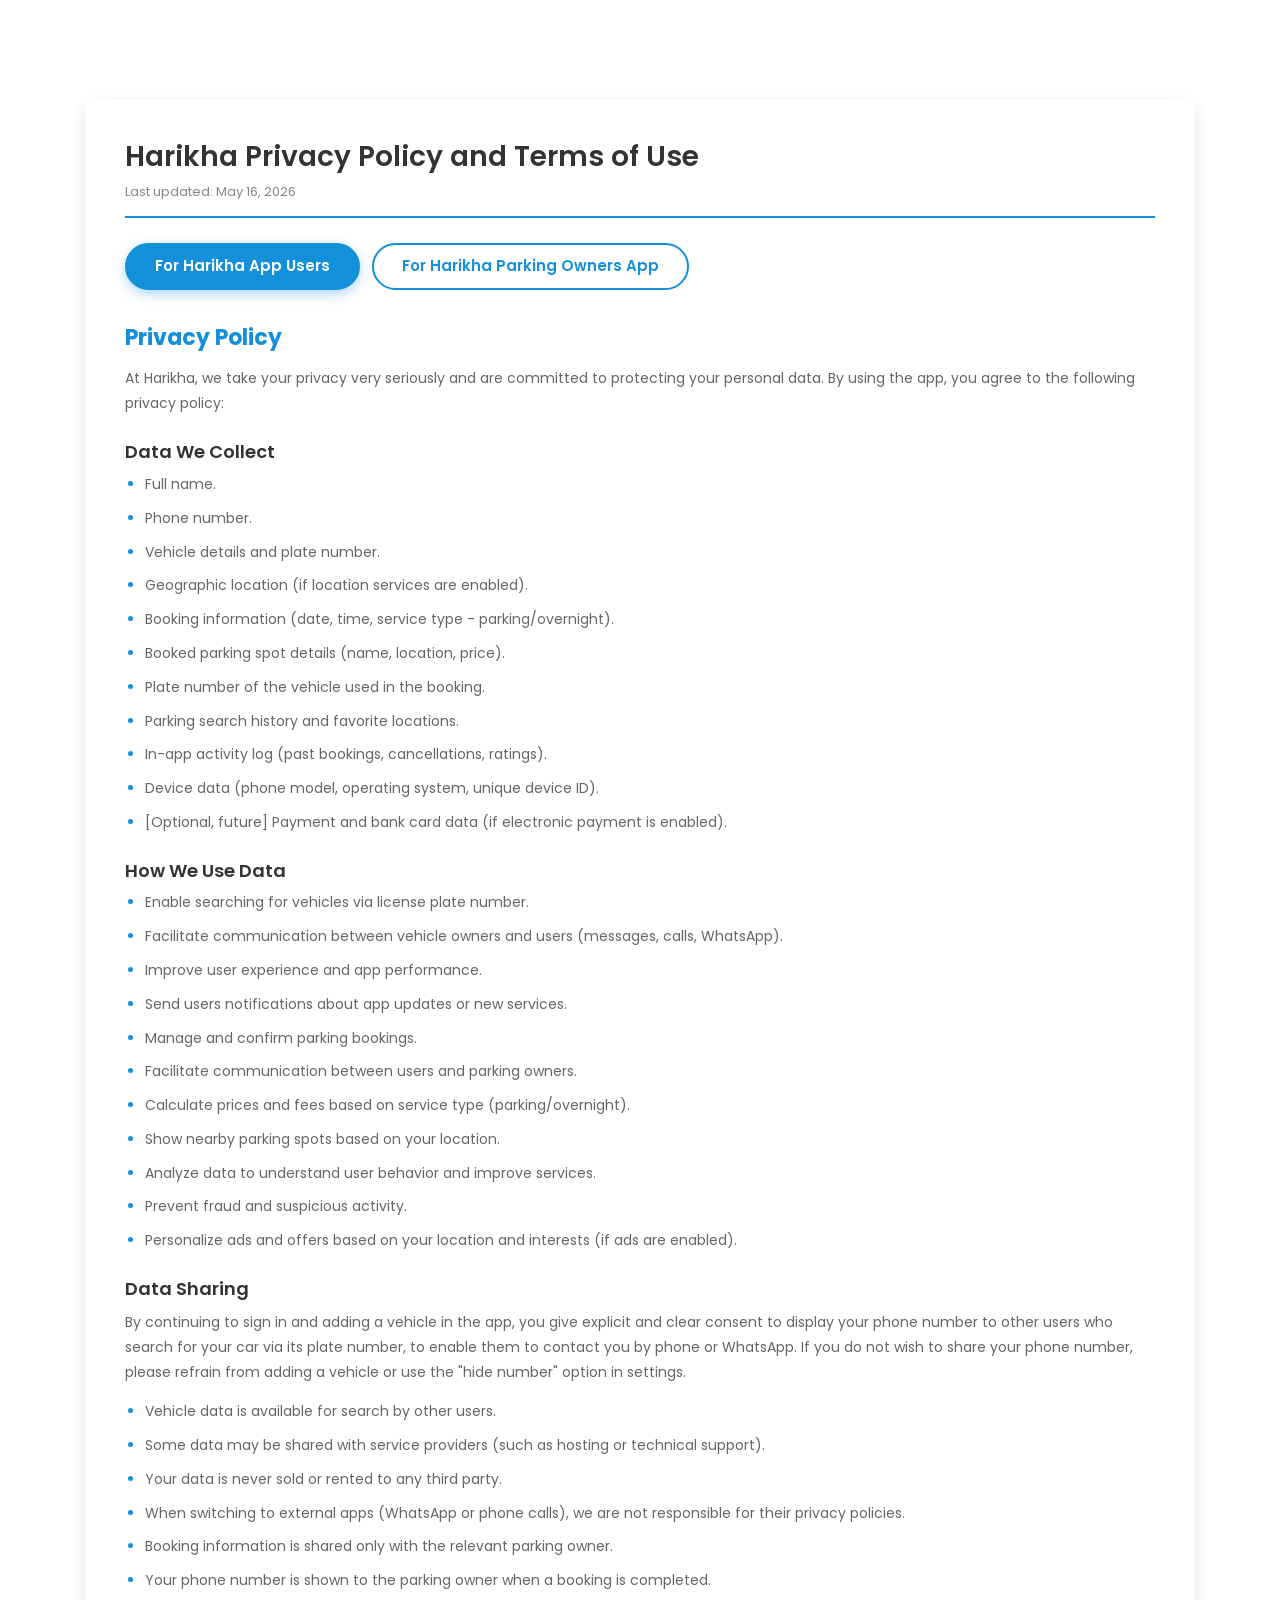
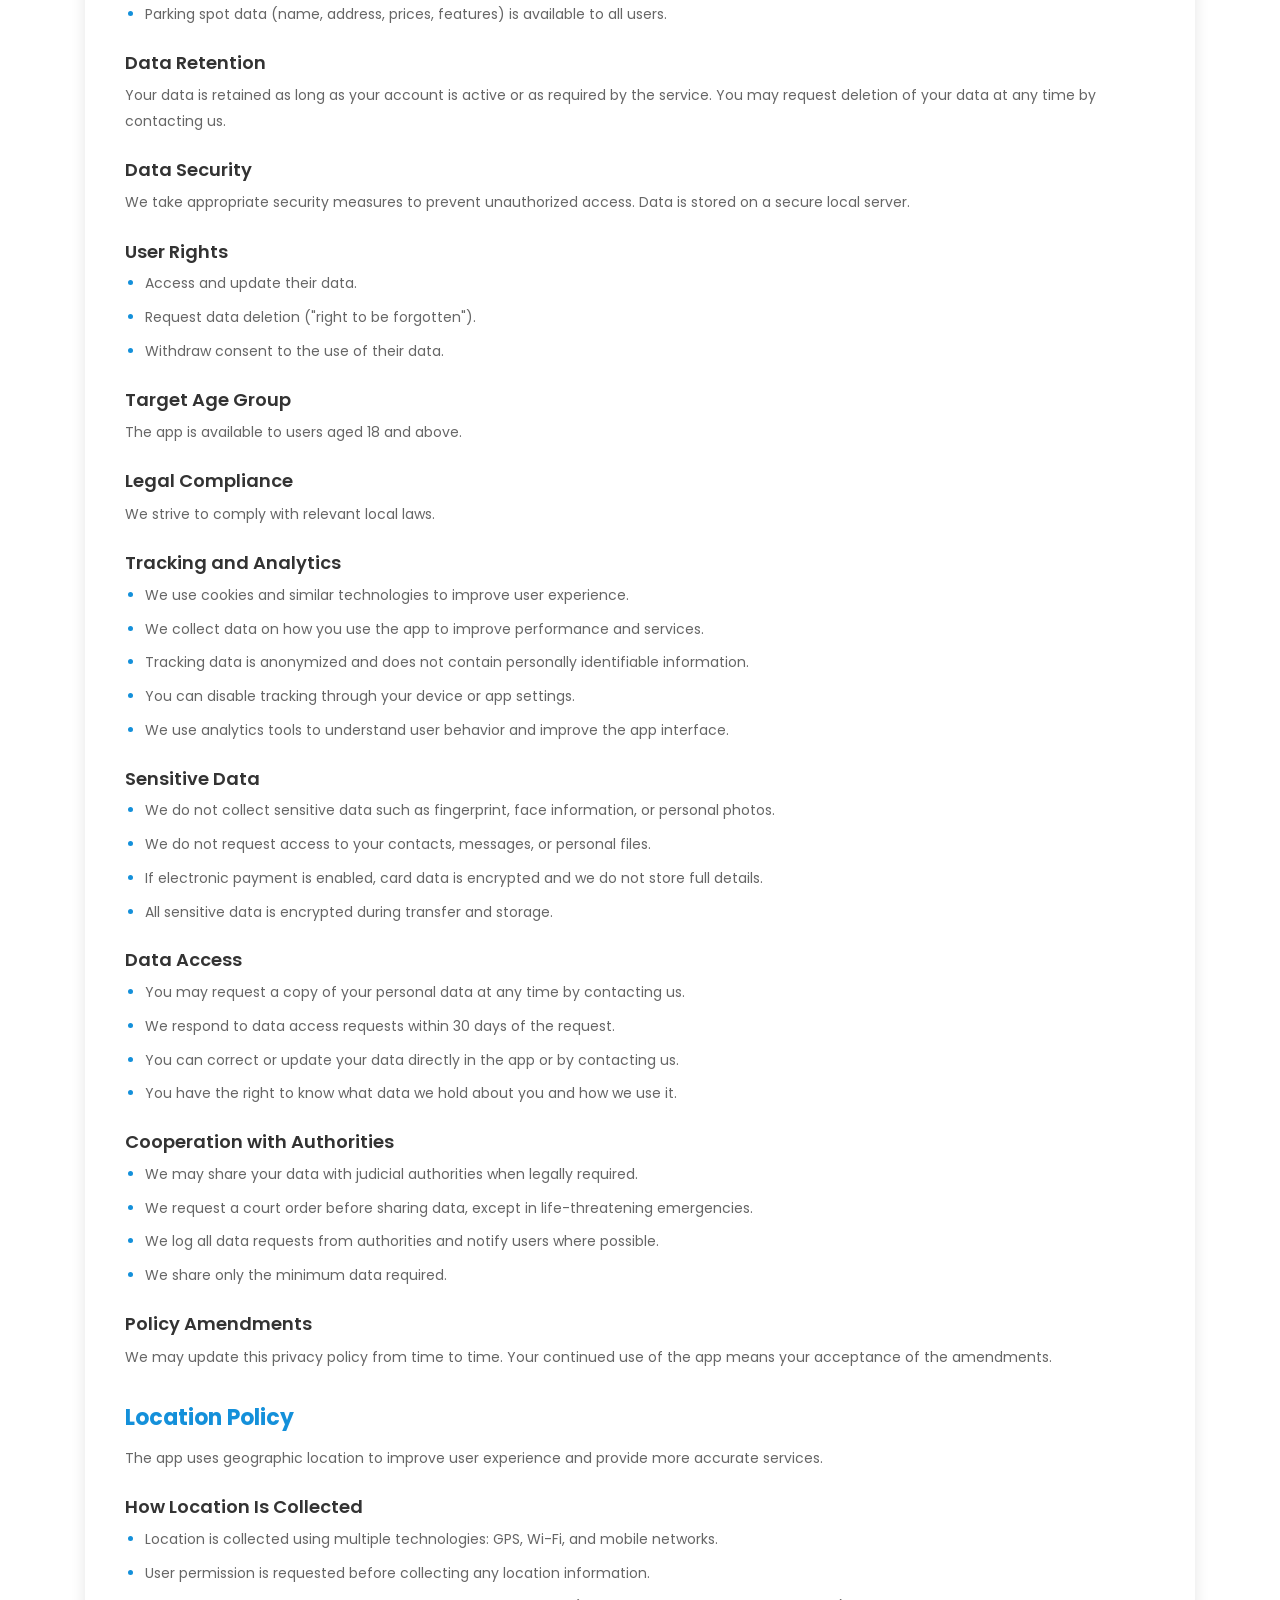
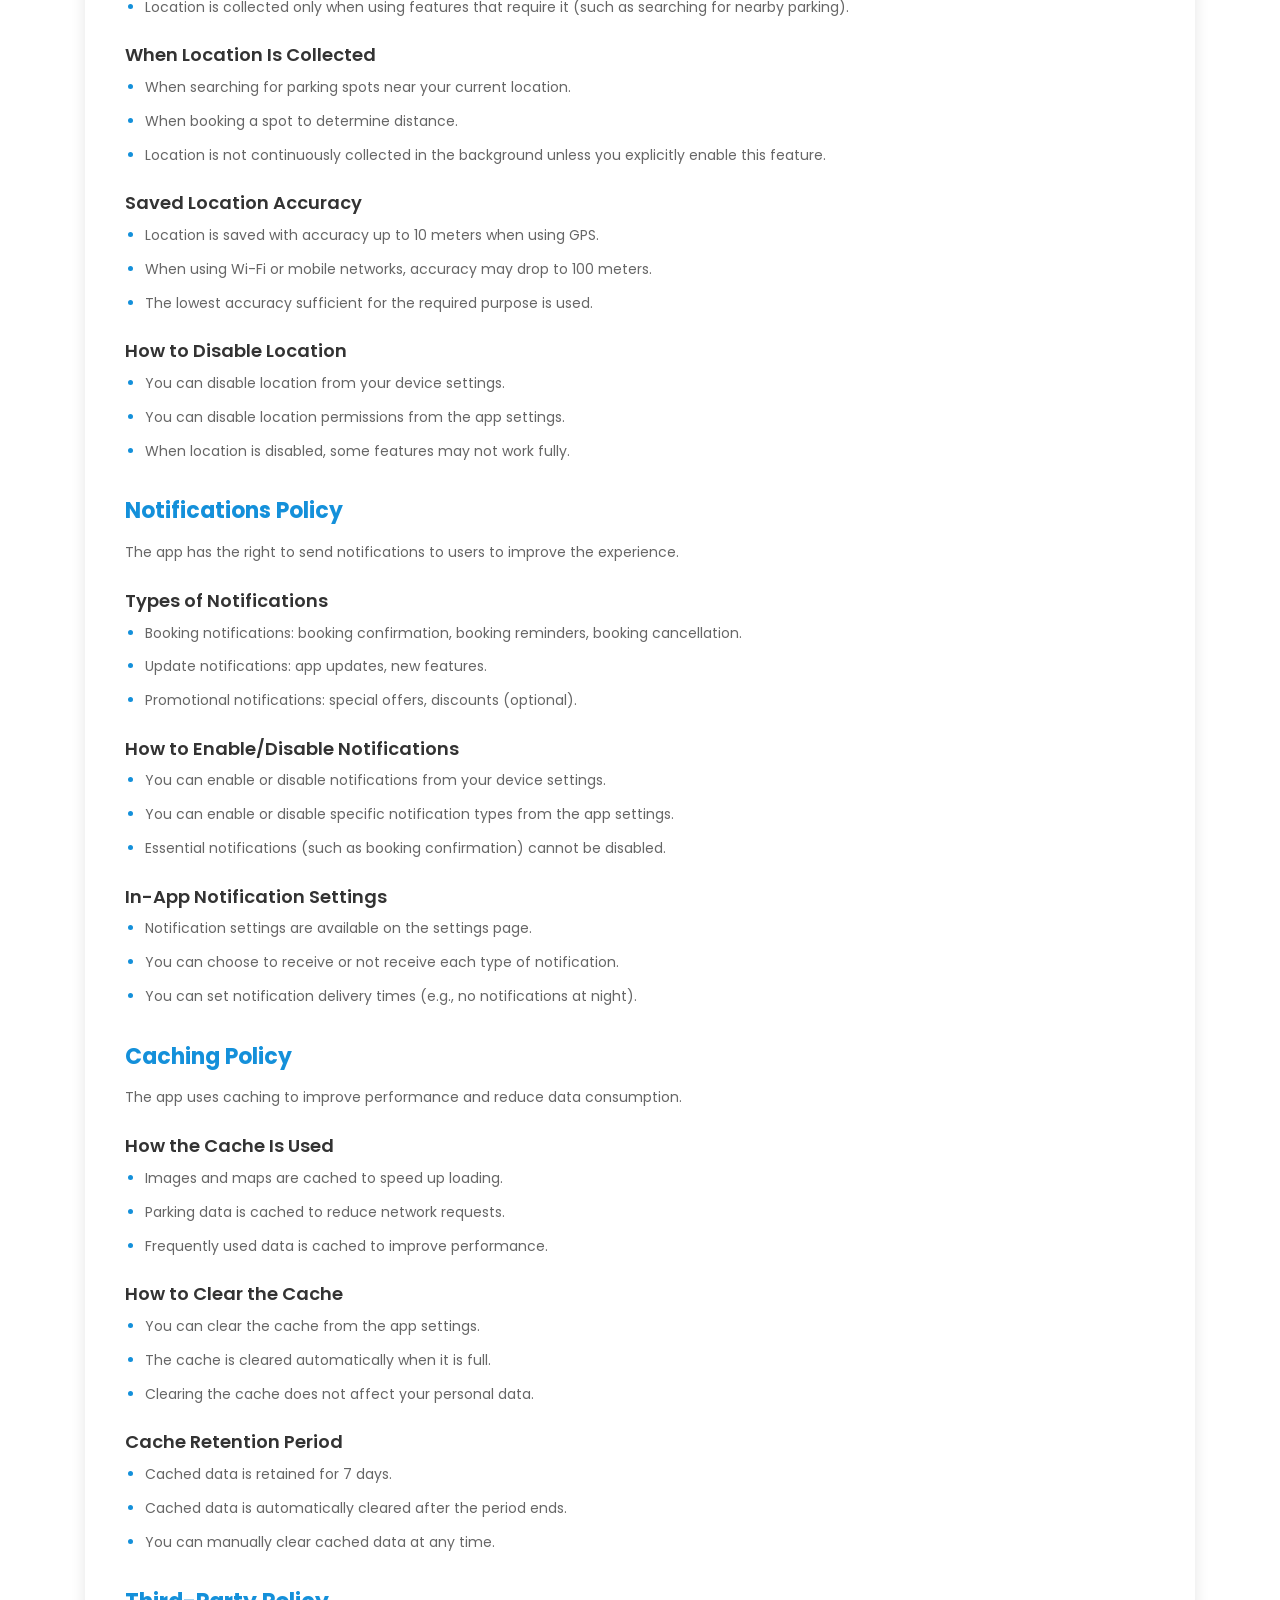
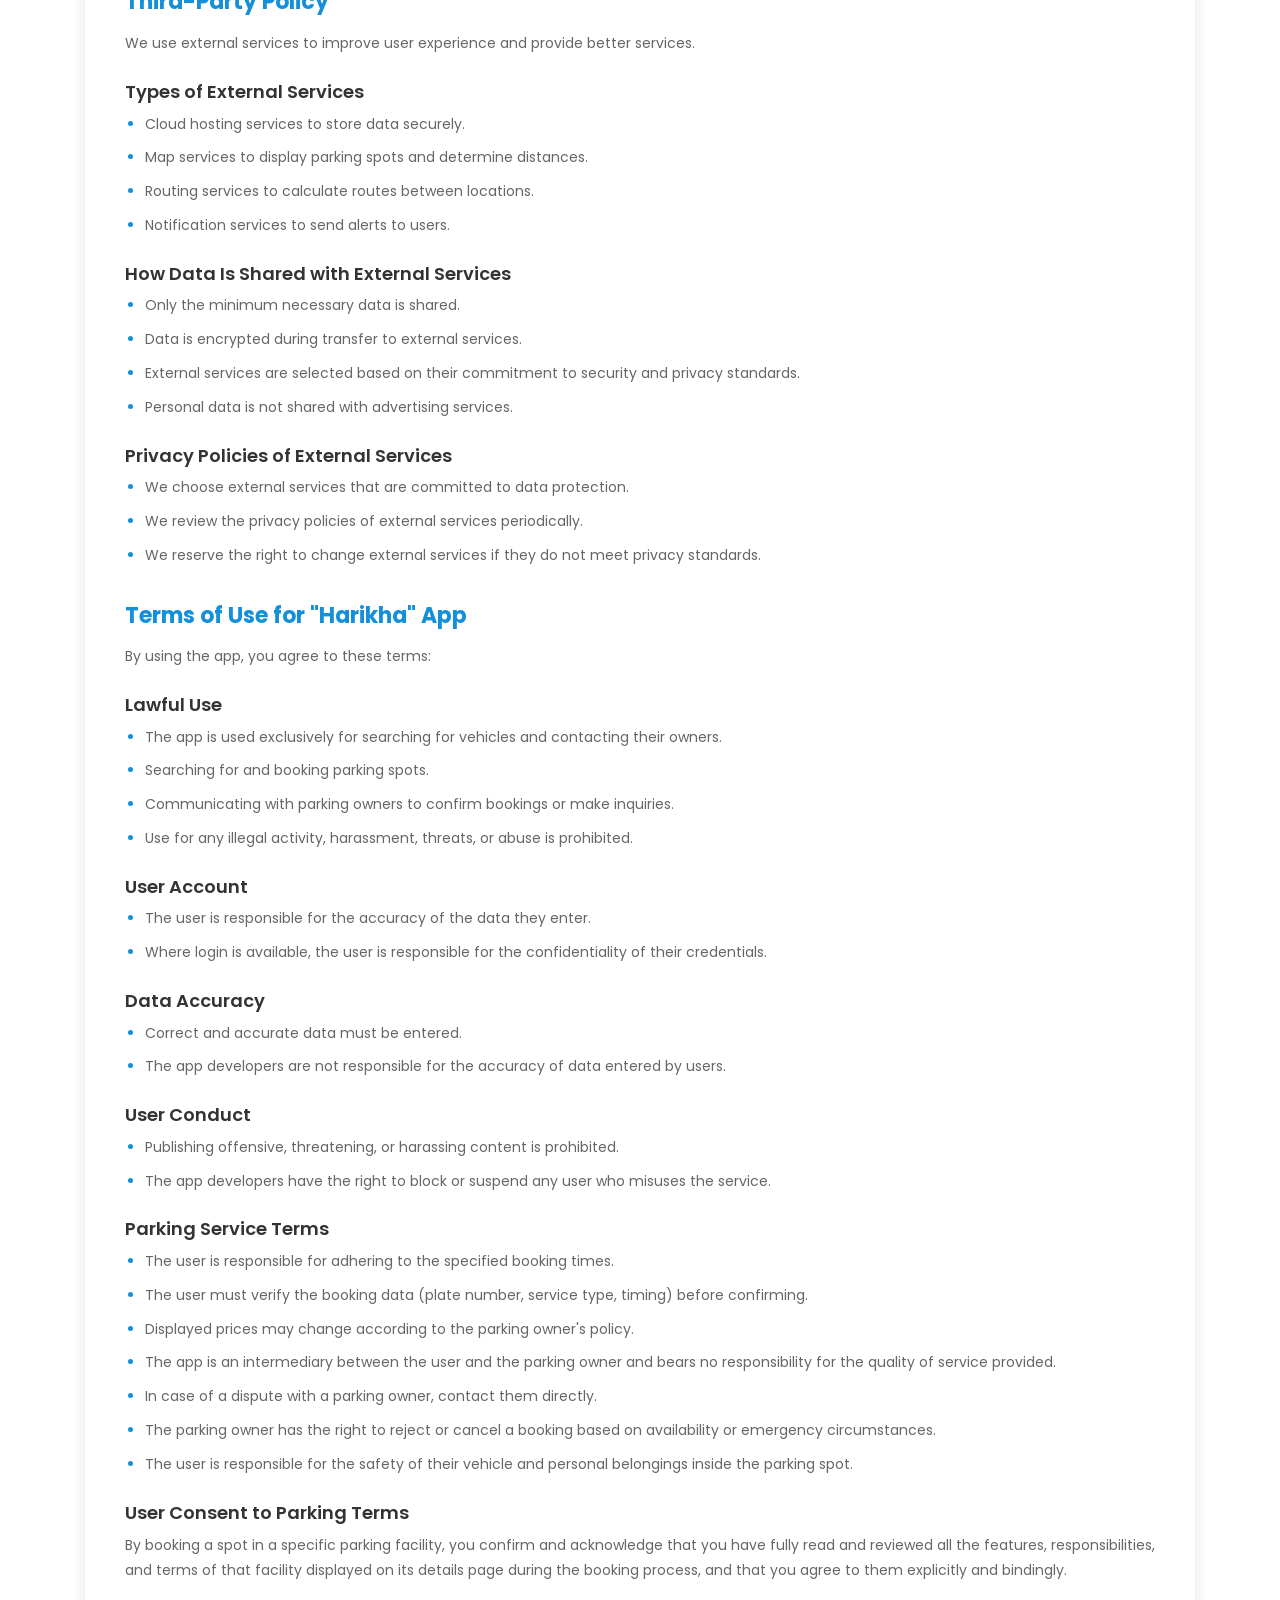
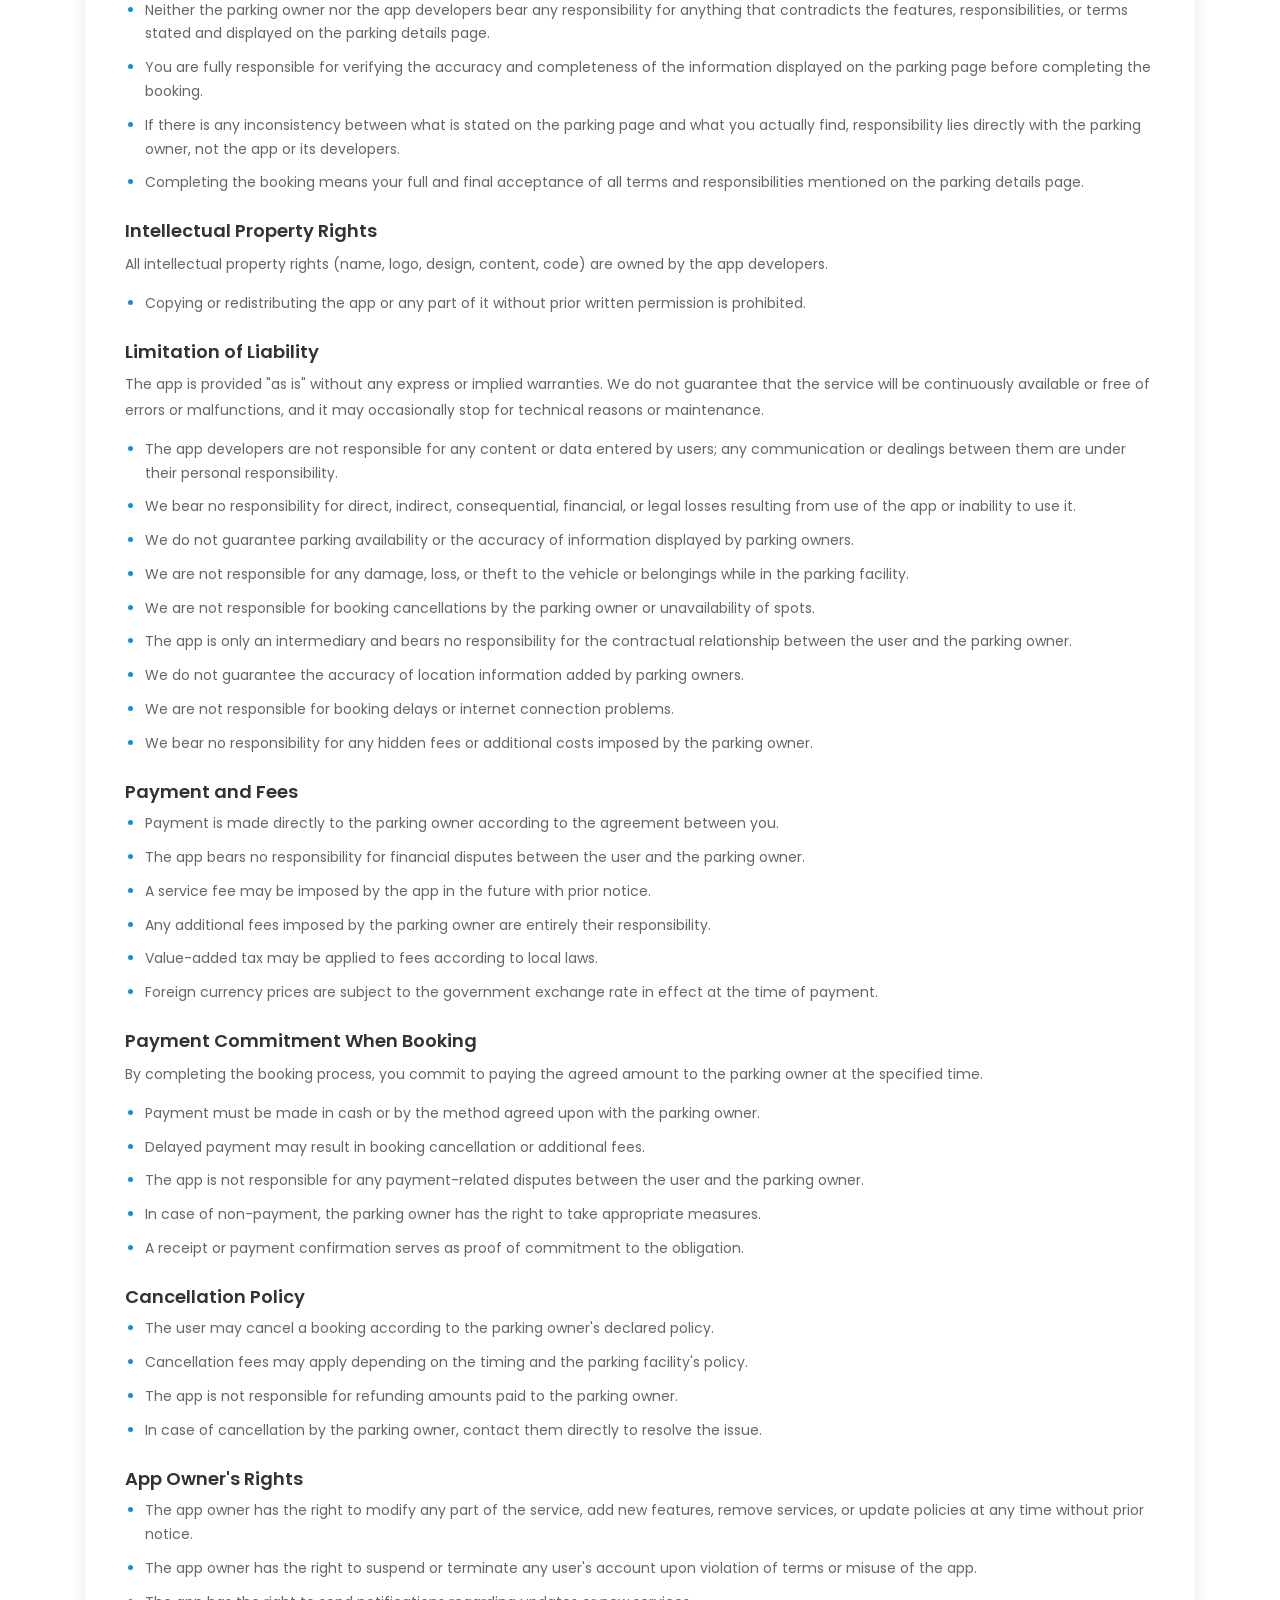
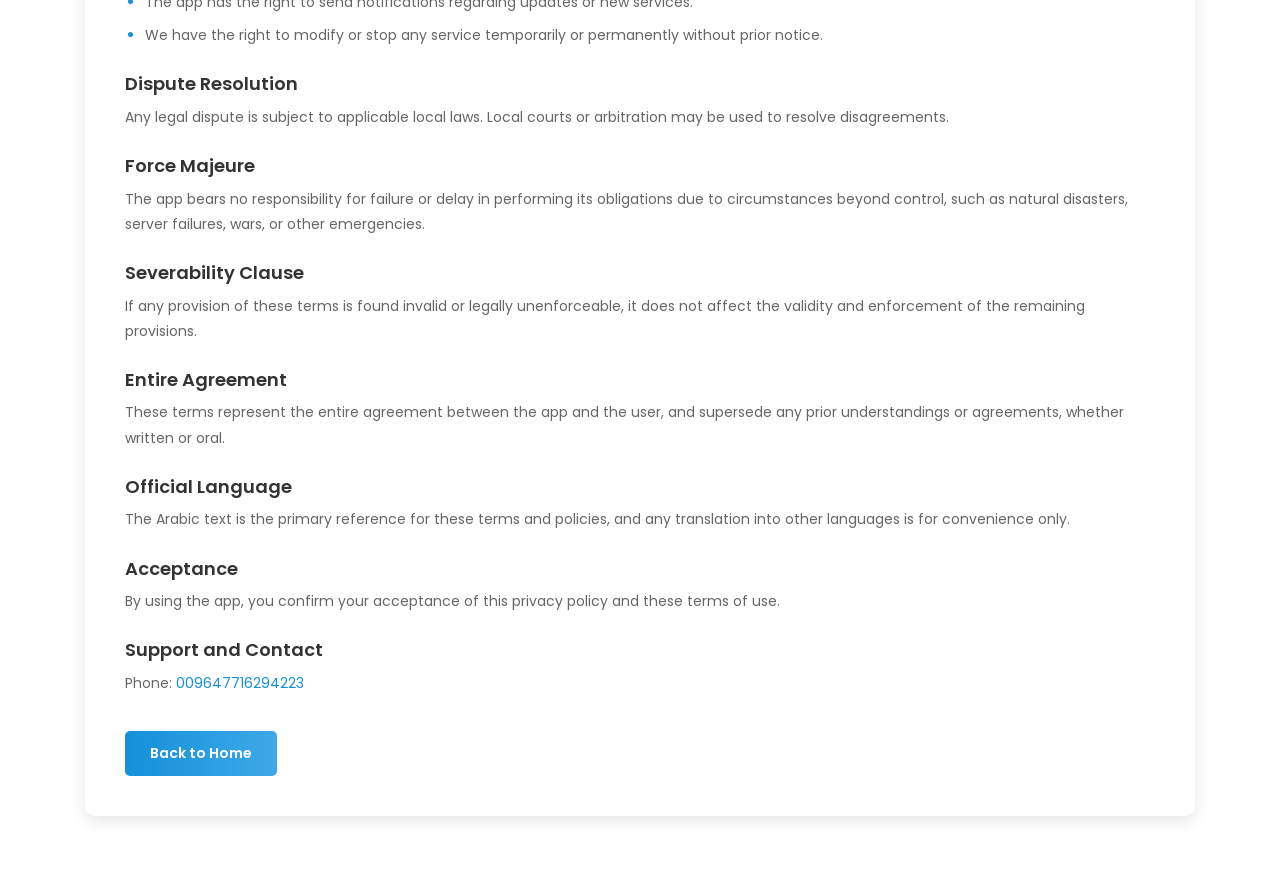
<file: privacy-policy.html>
<!DOCTYPE html>
<html lang="en">
<head>
  <meta charset="utf-8">
<meta http-equiv="Content-Security-Policy" content="default-src 'self' https:; img-src 'self' https: data:; style-src 'self' https: 'unsafe-inline'; script-src 'self' https: 'unsafe-inline'; font-src 'self' https: data:; connect-src 'self' https:; frame-src https://www.youtube-nocookie.com https://www.youtube.com https://maps.google.com https://www.google.com; upgrade-insecure-requests;">
<meta name="referrer" content="strict-origin-when-cross-origin">
  <meta name="viewport" content="width=device-width, initial-scale=1, shrink-to-fit=no">
  <title>Privacy Policy and Terms of Use - Harikha</title>
  <link rel="stylesheet" href="https://stackpath.bootstrapcdn.com/bootstrap/4.1.1/css/bootstrap.min.css" integrity="sha384-WskhaSGFgHYWDcbwN70/dfYBj47jz9qbsMId/iRN3ewGhXQFZCSftd1LZCfmhktB" crossorigin="anonymous">
  <link rel="stylesheet" href="https://use.fontawesome.com/releases/v5.8.1/css/all.css">
  <link rel="stylesheet" href="style.min.css">
  <link href="https://fonts.googleapis.com/css?family=Poppins:300,400,500,600,700" rel="stylesheet">
  <style>
    body {
      font-family: 'Poppins', sans-serif;
    }
    .policy-section {
      padding: 100px 0 50px;
    }
    .policy-container {
      background-color: #fff;
      border-radius: 10px;
      box-shadow: 0 5px 15px rgba(0, 0, 0, 0.1);
      padding: 40px;
      margin-bottom: 30px;
    }
    .policy-header {
      border-bottom: 2px solid #1490DA;
      margin-bottom: 25px;
      padding-bottom: 15px;
    }
    .policy-header h1 {
      color: #333;
      font-size: 28px;
      font-weight: 600;
      margin-bottom: 8px;
    }
    .last-update {
      color: #888;
      font-size: 13px;
      margin: 0;
    }
    .policy-tabs {
      display: flex;
      gap: 12px;
      flex-wrap: wrap;
      margin-bottom: 25px;
    }
    .policy-tab {
      background: #fff;
      border: 2px solid #1490DA;
      color: #1490DA;
      padding: 10px 28px;
      border-radius: 30px;
      font-weight: 600;
      font-size: 15px;
      cursor: pointer;
      transition: all 0.3s ease;
      font-family: 'Poppins', sans-serif;
    }
    .policy-tab:hover,
    .policy-tab.active {
      background: #1490DA;
      color: #fff;
      box-shadow: 0 4px 12px rgba(20, 144, 218, 0.35);
    }
    .policy-block { display: none; }
    .policy-block.active { display: block; }
    .policy-content h2 {
      color: #1490DA;
      font-size: 22px;
      margin-top: 35px;
      margin-bottom: 15px;
    }
    .policy-content h3 {
      color: #333;
      font-size: 18px;
      font-weight: 600;
      margin-top: 25px;
      margin-bottom: 10px;
    }
    .policy-content p {
      color: #666;
      line-height: 1.8;
      margin-bottom: 15px;
    }
    .policy-content ul {
      margin-bottom: 20px;
      padding-left: 20px;
    }
    .policy-content li {
      margin-bottom: 10px;
      color: #666;
      line-height: 1.7;
    }
    .policy-content li::marker { color: #1490DA; }
    .back-to-home {
      display: inline-block;
      background-image: linear-gradient(to right, #1490DA 0%, #3FA9E8 51%, #1490DA 100%);
      color: white;
      padding: 12px 25px;
      border-radius: 5px;
      text-decoration: none;
      font-weight: 600;
      margin-top: 20px;
      transition: all 0.3s ease;
      background-size: 200% auto;
    }
    .back-to-home:hover {
      background-position: right center;
      color: white;
      text-decoration: none;
      box-shadow: 0 5px 15px rgba(20, 144, 218, 0.4);
    }
  </style>
</head>
<body>

<section class="policy-section">
  <div class="container">
    <div class="row">
      <div class="col-md-12">
        <div class="policy-container">
          <div class="policy-header">
            <h1>Harikha Privacy Policy and Terms of Use</h1>
            <p class="last-update">Last updated: May 16, 2026</p>
          </div>

          <div class="policy-tabs">
            <button class="policy-tab active" onclick="showPolicyBlock(this, 'policy-users')">For Harikha App Users</button>
            <button class="policy-tab" onclick="showPolicyBlock(this, 'policy-owners')">For Harikha Parking Owners App</button>
          </div>

          <div class="policy-content">

            <!-- ============ Harikha App Users ============ -->
            <div id="policy-users" class="policy-block active">
              <h2>Privacy Policy</h2>
              <p>At Harikha, we take your privacy very seriously and are committed to protecting your personal data. By using the app, you agree to the following privacy policy:</p>

              <h3>Data We Collect</h3>
              <ul>
                <li>Full name.</li>
                <li>Phone number.</li>
                <li>Vehicle details and plate number.</li>
                <li>Geographic location (if location services are enabled).</li>
                <li>Booking information (date, time, service type - parking/overnight).</li>
                <li>Booked parking spot details (name, location, price).</li>
                <li>Plate number of the vehicle used in the booking.</li>
                <li>Parking search history and favorite locations.</li>
                <li>In-app activity log (past bookings, cancellations, ratings).</li>
                <li>Device data (phone model, operating system, unique device ID).</li>
                <li>[Optional, future] Payment and bank card data (if electronic payment is enabled).</li>
              </ul>

              <h3>How We Use Data</h3>
              <ul>
                <li>Enable searching for vehicles via license plate number.</li>
                <li>Facilitate communication between vehicle owners and users (messages, calls, WhatsApp).</li>
                <li>Improve user experience and app performance.</li>
                <li>Send users notifications about app updates or new services.</li>
                <li>Manage and confirm parking bookings.</li>
                <li>Facilitate communication between users and parking owners.</li>
                <li>Calculate prices and fees based on service type (parking/overnight).</li>
                <li>Show nearby parking spots based on your location.</li>
                <li>Analyze data to understand user behavior and improve services.</li>
                <li>Prevent fraud and suspicious activity.</li>
                <li>Personalize ads and offers based on your location and interests (if ads are enabled).</li>
              </ul>

              <h3>Data Sharing</h3>
              <p>By continuing to sign in and adding a vehicle in the app, you give explicit and clear consent to display your phone number to other users who search for your car via its plate number, to enable them to contact you by phone or WhatsApp. If you do not wish to share your phone number, please refrain from adding a vehicle or use the "hide number" option in settings.</p>
              <ul>
                <li>Vehicle data is available for search by other users.</li>
                <li>Some data may be shared with service providers (such as hosting or technical support).</li>
                <li>Your data is never sold or rented to any third party.</li>
                <li>When switching to external apps (WhatsApp or phone calls), we are not responsible for their privacy policies.</li>
                <li>Booking information is shared only with the relevant parking owner.</li>
                <li>Your phone number is shown to the parking owner when a booking is completed.</li>
                <li>Parking spot data (name, address, prices, features) is available to all users.</li>
              </ul>

              <h3>Data Retention</h3>
              <p>Your data is retained as long as your account is active or as required by the service. You may request deletion of your data at any time by contacting us.</p>

              <h3>Data Security</h3>
              <p>We take appropriate security measures to prevent unauthorized access. Data is stored on a secure local server.</p>

              <h3>User Rights</h3>
              <ul>
                <li>Access and update their data.</li>
                <li>Request data deletion ("right to be forgotten").</li>
                <li>Withdraw consent to the use of their data.</li>
              </ul>

              <h3>Target Age Group</h3>
              <p>The app is available to users aged 18 and above.</p>

              <h3>Legal Compliance</h3>
              <p>We strive to comply with relevant local laws.</p>

              <h3>Tracking and Analytics</h3>
              <ul>
                <li>We use cookies and similar technologies to improve user experience.</li>
                <li>We collect data on how you use the app to improve performance and services.</li>
                <li>Tracking data is anonymized and does not contain personally identifiable information.</li>
                <li>You can disable tracking through your device or app settings.</li>
                <li>We use analytics tools to understand user behavior and improve the app interface.</li>
              </ul>

              <h3>Sensitive Data</h3>
              <ul>
                <li>We do not collect sensitive data such as fingerprint, face information, or personal photos.</li>
                <li>We do not request access to your contacts, messages, or personal files.</li>
                <li>If electronic payment is enabled, card data is encrypted and we do not store full details.</li>
                <li>All sensitive data is encrypted during transfer and storage.</li>
              </ul>

              <h3>Data Access</h3>
              <ul>
                <li>You may request a copy of your personal data at any time by contacting us.</li>
                <li>We respond to data access requests within 30 days of the request.</li>
                <li>You can correct or update your data directly in the app or by contacting us.</li>
                <li>You have the right to know what data we hold about you and how we use it.</li>
              </ul>

              <h3>Cooperation with Authorities</h3>
              <ul>
                <li>We may share your data with judicial authorities when legally required.</li>
                <li>We request a court order before sharing data, except in life-threatening emergencies.</li>
                <li>We log all data requests from authorities and notify users where possible.</li>
                <li>We share only the minimum data required.</li>
              </ul>

              <h3>Policy Amendments</h3>
              <p>We may update this privacy policy from time to time. Your continued use of the app means your acceptance of the amendments.</p>

              <h2>Location Policy</h2>
              <p>The app uses geographic location to improve user experience and provide more accurate services.</p>

              <h3>How Location Is Collected</h3>
              <ul>
                <li>Location is collected using multiple technologies: GPS, Wi-Fi, and mobile networks.</li>
                <li>User permission is requested before collecting any location information.</li>
                <li>Location is collected only when using features that require it (such as searching for nearby parking).</li>
              </ul>

              <h3>When Location Is Collected</h3>
              <ul>
                <li>When searching for parking spots near your current location.</li>
                <li>When booking a spot to determine distance.</li>
                <li>Location is not continuously collected in the background unless you explicitly enable this feature.</li>
              </ul>

              <h3>Saved Location Accuracy</h3>
              <ul>
                <li>Location is saved with accuracy up to 10 meters when using GPS.</li>
                <li>When using Wi-Fi or mobile networks, accuracy may drop to 100 meters.</li>
                <li>The lowest accuracy sufficient for the required purpose is used.</li>
              </ul>

              <h3>How to Disable Location</h3>
              <ul>
                <li>You can disable location from your device settings.</li>
                <li>You can disable location permissions from the app settings.</li>
                <li>When location is disabled, some features may not work fully.</li>
              </ul>

              <h2>Notifications Policy</h2>
              <p>The app has the right to send notifications to users to improve the experience.</p>

              <h3>Types of Notifications</h3>
              <ul>
                <li>Booking notifications: booking confirmation, booking reminders, booking cancellation.</li>
                <li>Update notifications: app updates, new features.</li>
                <li>Promotional notifications: special offers, discounts (optional).</li>
              </ul>

              <h3>How to Enable/Disable Notifications</h3>
              <ul>
                <li>You can enable or disable notifications from your device settings.</li>
                <li>You can enable or disable specific notification types from the app settings.</li>
                <li>Essential notifications (such as booking confirmation) cannot be disabled.</li>
              </ul>

              <h3>In-App Notification Settings</h3>
              <ul>
                <li>Notification settings are available on the settings page.</li>
                <li>You can choose to receive or not receive each type of notification.</li>
                <li>You can set notification delivery times (e.g., no notifications at night).</li>
              </ul>

              <h2>Caching Policy</h2>
              <p>The app uses caching to improve performance and reduce data consumption.</p>

              <h3>How the Cache Is Used</h3>
              <ul>
                <li>Images and maps are cached to speed up loading.</li>
                <li>Parking data is cached to reduce network requests.</li>
                <li>Frequently used data is cached to improve performance.</li>
              </ul>

              <h3>How to Clear the Cache</h3>
              <ul>
                <li>You can clear the cache from the app settings.</li>
                <li>The cache is cleared automatically when it is full.</li>
                <li>Clearing the cache does not affect your personal data.</li>
              </ul>

              <h3>Cache Retention Period</h3>
              <ul>
                <li>Cached data is retained for 7 days.</li>
                <li>Cached data is automatically cleared after the period ends.</li>
                <li>You can manually clear cached data at any time.</li>
              </ul>

              <h2>Third-Party Policy</h2>
              <p>We use external services to improve user experience and provide better services.</p>

              <h3>Types of External Services</h3>
              <ul>
                <li>Cloud hosting services to store data securely.</li>
                <li>Map services to display parking spots and determine distances.</li>
                <li>Routing services to calculate routes between locations.</li>
                <li>Notification services to send alerts to users.</li>
              </ul>

              <h3>How Data Is Shared with External Services</h3>
              <ul>
                <li>Only the minimum necessary data is shared.</li>
                <li>Data is encrypted during transfer to external services.</li>
                <li>External services are selected based on their commitment to security and privacy standards.</li>
                <li>Personal data is not shared with advertising services.</li>
              </ul>

              <h3>Privacy Policies of External Services</h3>
              <ul>
                <li>We choose external services that are committed to data protection.</li>
                <li>We review the privacy policies of external services periodically.</li>
                <li>We reserve the right to change external services if they do not meet privacy standards.</li>
              </ul>

              <h2>Terms of Use for "Harikha" App</h2>
              <p>By using the app, you agree to these terms:</p>

              <h3>Lawful Use</h3>
              <ul>
                <li>The app is used exclusively for searching for vehicles and contacting their owners.</li>
                <li>Searching for and booking parking spots.</li>
                <li>Communicating with parking owners to confirm bookings or make inquiries.</li>
                <li>Use for any illegal activity, harassment, threats, or abuse is prohibited.</li>
              </ul>

              <h3>User Account</h3>
              <ul>
                <li>The user is responsible for the accuracy of the data they enter.</li>
                <li>Where login is available, the user is responsible for the confidentiality of their credentials.</li>
              </ul>

              <h3>Data Accuracy</h3>
              <ul>
                <li>Correct and accurate data must be entered.</li>
                <li>The app developers are not responsible for the accuracy of data entered by users.</li>
              </ul>

              <h3>User Conduct</h3>
              <ul>
                <li>Publishing offensive, threatening, or harassing content is prohibited.</li>
                <li>The app developers have the right to block or suspend any user who misuses the service.</li>
              </ul>

              <h3>Parking Service Terms</h3>
              <ul>
                <li>The user is responsible for adhering to the specified booking times.</li>
                <li>The user must verify the booking data (plate number, service type, timing) before confirming.</li>
                <li>Displayed prices may change according to the parking owner's policy.</li>
                <li>The app is an intermediary between the user and the parking owner and bears no responsibility for the quality of service provided.</li>
                <li>In case of a dispute with a parking owner, contact them directly.</li>
                <li>The parking owner has the right to reject or cancel a booking based on availability or emergency circumstances.</li>
                <li>The user is responsible for the safety of their vehicle and personal belongings inside the parking spot.</li>
              </ul>

              <h3>User Consent to Parking Terms</h3>
              <p>By booking a spot in a specific parking facility, you confirm and acknowledge that you have fully read and reviewed all the features, responsibilities, and terms of that facility displayed on its details page during the booking process, and that you agree to them explicitly and bindingly.</p>
              <ul>
                <li>Neither the parking owner nor the app developers bear any responsibility for anything that contradicts the features, responsibilities, or terms stated and displayed on the parking details page.</li>
                <li>You are fully responsible for verifying the accuracy and completeness of the information displayed on the parking page before completing the booking.</li>
                <li>If there is any inconsistency between what is stated on the parking page and what you actually find, responsibility lies directly with the parking owner, not the app or its developers.</li>
                <li>Completing the booking means your full and final acceptance of all terms and responsibilities mentioned on the parking details page.</li>
              </ul>

              <h3>Intellectual Property Rights</h3>
              <p>All intellectual property rights (name, logo, design, content, code) are owned by the app developers.</p>
              <ul>
                <li>Copying or redistributing the app or any part of it without prior written permission is prohibited.</li>
              </ul>

              <h3>Limitation of Liability</h3>
              <p>The app is provided "as is" without any express or implied warranties. We do not guarantee that the service will be continuously available or free of errors or malfunctions, and it may occasionally stop for technical reasons or maintenance.</p>
              <ul>
                <li>The app developers are not responsible for any content or data entered by users; any communication or dealings between them are under their personal responsibility.</li>
                <li>We bear no responsibility for direct, indirect, consequential, financial, or legal losses resulting from use of the app or inability to use it.</li>
                <li>We do not guarantee parking availability or the accuracy of information displayed by parking owners.</li>
                <li>We are not responsible for any damage, loss, or theft to the vehicle or belongings while in the parking facility.</li>
                <li>We are not responsible for booking cancellations by the parking owner or unavailability of spots.</li>
                <li>The app is only an intermediary and bears no responsibility for the contractual relationship between the user and the parking owner.</li>
                <li>We do not guarantee the accuracy of location information added by parking owners.</li>
                <li>We are not responsible for booking delays or internet connection problems.</li>
                <li>We bear no responsibility for any hidden fees or additional costs imposed by the parking owner.</li>
              </ul>

              <h3>Payment and Fees</h3>
              <ul>
                <li>Payment is made directly to the parking owner according to the agreement between you.</li>
                <li>The app bears no responsibility for financial disputes between the user and the parking owner.</li>
                <li>A service fee may be imposed by the app in the future with prior notice.</li>
                <li>Any additional fees imposed by the parking owner are entirely their responsibility.</li>
                <li>Value-added tax may be applied to fees according to local laws.</li>
                <li>Foreign currency prices are subject to the government exchange rate in effect at the time of payment.</li>
              </ul>

              <h3>Payment Commitment When Booking</h3>
              <p>By completing the booking process, you commit to paying the agreed amount to the parking owner at the specified time.</p>
              <ul>
                <li>Payment must be made in cash or by the method agreed upon with the parking owner.</li>
                <li>Delayed payment may result in booking cancellation or additional fees.</li>
                <li>The app is not responsible for any payment-related disputes between the user and the parking owner.</li>
                <li>In case of non-payment, the parking owner has the right to take appropriate measures.</li>
                <li>A receipt or payment confirmation serves as proof of commitment to the obligation.</li>
              </ul>

              <h3>Cancellation Policy</h3>
              <ul>
                <li>The user may cancel a booking according to the parking owner's declared policy.</li>
                <li>Cancellation fees may apply depending on the timing and the parking facility's policy.</li>
                <li>The app is not responsible for refunding amounts paid to the parking owner.</li>
                <li>In case of cancellation by the parking owner, contact them directly to resolve the issue.</li>
              </ul>

              <h3>App Owner's Rights</h3>
              <ul>
                <li>The app owner has the right to modify any part of the service, add new features, remove services, or update policies at any time without prior notice.</li>
                <li>The app owner has the right to suspend or terminate any user's account upon violation of terms or misuse of the app.</li>
                <li>The app has the right to send notifications regarding updates or new services.</li>
                <li>We have the right to modify or stop any service temporarily or permanently without prior notice.</li>
              </ul>

              <h3>Dispute Resolution</h3>
              <p>Any legal dispute is subject to applicable local laws. Local courts or arbitration may be used to resolve disagreements.</p>

              <h3>Force Majeure</h3>
              <p>The app bears no responsibility for failure or delay in performing its obligations due to circumstances beyond control, such as natural disasters, server failures, wars, or other emergencies.</p>

              <h3>Severability Clause</h3>
              <p>If any provision of these terms is found invalid or legally unenforceable, it does not affect the validity and enforcement of the remaining provisions.</p>

              <h3>Entire Agreement</h3>
              <p>These terms represent the entire agreement between the app and the user, and supersede any prior understandings or agreements, whether written or oral.</p>

              <h3>Official Language</h3>
              <p>The Arabic text is the primary reference for these terms and policies, and any translation into other languages is for convenience only.</p>

              <h3>Acceptance</h3>
              <p>By using the app, you confirm your acceptance of this privacy policy and these terms of use.</p>

              <h3>Support and Contact</h3>
              <p>Phone: <a href="tel:009647716294223" style="color:#1490DA;">009647716294223</a></p>
            </div>

            <!-- ============ Harikha Parking Owners App ============ -->
            <div id="policy-owners" class="policy-block">
              <h2>Privacy Policy</h2>
              <p>The "Harikha" app is designed for parking owners to manage parking spot data, bookings, and revenue. We are committed to protecting all personal and commercial information provided by the parking owner or generated within the system.</p>

              <h3>Data We Collect</h3>
              <ul>
                <li><strong>Account data:</strong> Name, parking address, phone number, map location, opening/closing times, parking price, overnight price, capacity, photos, working hours.</li>
                <li><strong>Parking information:</strong> Trade name, full address, photos, capacity, detailed prices (parking and overnight), working hours, geographic location, and available facilities.</li>
                <li><strong>Geographic location data:</strong> Latitude and longitude coordinates to accurately locate the parking facility on the map.</li>
                <li><strong>Detailed working hours:</strong> Opening and closing times for each day of the week, with the option to close on certain days.</li>
                <li><strong>Facilities and services:</strong> Surveillance cameras, EV charger, shaded area, cleaning service.</li>
                <li><strong>Responsibilities and insurance:</strong> Damage liability for vehicles, personal belongings, and providing insurance or legal coverage.</li>
                <li><strong>Booking durations:</strong> Parking duration in hours and overnight duration in hours, with combined booking options.</li>
                <li><strong>Booking records:</strong> Customer data, license plates, entry and exit times, amounts paid, applied discounts, original price, and booking status.</li>
                <li><strong>Analytical financial data:</strong> Such as daily revenue reports and related accounting operations.</li>
                <li><strong>Technical information:</strong> Device type, OS version, preferences, and notification identifiers to support alerts.</li>
                <li><strong>Optional data:</strong> Enabled by the user such as geographic location or media files to display the parking facility.</li>
              </ul>

              <h3>How We Use Data</h3>
              <ul>
                <li>Enable the parking owner to manage capacity, monitor bookings, and receive instant alerts.</li>
                <li>Calculate daily and weekly revenue and display charts in the dashboard.</li>
                <li>Prepare entry codes (barcodes) or verification data when dealing with app customers.</li>
                <li>Apply discounts and promotional offers to bookings and calculate final prices.</li>
                <li>Improve performance, detect malfunctions, and develop new features based on actual usage.</li>
              </ul>

              <h3>Data Sharing</h3>
              <p>We may share part of the data when necessary with third-party services supporting the app, such as hosting and authentication companies, cloud payment providers, or technical support partners. Your data is never sold or rented.</p>
              <ul>
                <li>When a booking is created, limited details are shared with your customer to enable entry or communication.</li>
                <li>System data may be exchanged with backup services or crash analysis under strict protection agreements.</li>
                <li>When using external links (calls, WhatsApp, email), the privacy policies of those platforms apply.</li>
              </ul>

              <h3>Retention and Deletion</h3>
              <p>We retain data as long as your account is active or as required by local accounting laws. The owner may request data export or permanent deletion via Harikha support; identity verification may be required before execution.</p>

              <h3>Data Security</h3>
              <p>Encrypted information is stored on secure servers with limited access controls. We use modern encryption protocols and periodic backup mechanisms. However, 100% security cannot be guaranteed on the internet.</p>

              <h3>Your Rights</h3>
              <ul>
                <li>Access and update parking and booking data from within the app.</li>
                <li>Request correction or deletion of specific data or close the account entirely.</li>
                <li>Adjust notification settings or withdraw consent to share additional data (such as location).</li>
              </ul>

              <h3>Age Group and Compliance</h3>
              <p>The service is intended for adults authorized to manage parking facilities. We comply with Iraqi laws and relevant local laws regarding data protection and e-commerce.</p>

              <h3>Amendments and Contact</h3>
              <p>We may update this policy when adding new features. We will notify you of material changes via the app or email. For any inquiry, use official support channels or contact us by phone: <a href="tel:009647716294223" style="color:#1490DA;">009647716294223</a>.</p>

              <h2>Terms of Use for "Harikha" App</h2>
              <p>By using the "Harikha" app as a parking owner, you agree to the following terms governing parking management, bookings, and revenue.</p>

              <h3>Scope of Service</h3>
              <ul>
                <li>The service is designed for managing parking facilities, recording bookings, and tracking payments.</li>
                <li>Use of the app for personal purposes unrelated to parking management or for any unlawful activity is not permitted.</li>
              </ul>

              <h3>Account Creation and Permissions</h3>
              <ul>
                <li>You are responsible for the accuracy of account data and providing the required documents to prove ownership of the parking facility.</li>
                <li>The user must maintain the confidentiality of login credentials and not share them with any unauthorized party.</li>
              </ul>

              <h3>Parking and Data Management</h3>
              <ul>
                <li>Full responsibility for the accuracy of all parking data entered in the app.</li>
                <li>Capacity, price, and working hours information must be accurately updated in the app.</li>
                <li>Any booking data or license plates added by the parking owner must be correct and true; any disputes are their responsibility.</li>
                <li>The parking owner is responsible for the accuracy of geographic location data and coordinates used to locate the parking facility.</li>
                <li>Information about facilities and services available at the parking facility must be verified.</li>
                <li>Declared responsibilities (damage, belongings, insurance) are legally binding and must be honored.</li>
                <li>Specified booking durations (parking and overnight) must be honored with customers.</li>
              </ul>

              <h3>Commitments to Customers</h3>
              <ul>
                <li>The parking owner commits not to ask the customer to cancel the booking upon arrival at the facility.</li>
                <li>The parking owner commits not to request additional money not specified in the app upon the customer's arrival.</li>
                <li>The prices announced in the app must be honored and no hidden fees imposed.</li>
                <li>Rejecting confirmed bookings or terminating them unjustifiably upon customer arrival is prohibited.</li>
              </ul>

              <h3>Bookings and Payment</h3>
              <ul>
                <li>Confirmation or cancellation of bookings is done through the app, and customers must be informed in a timely manner.</li>
                <li>Payments recorded through the app or externally are the parking owner's responsibility to collect or refund according to local policies.</li>
                <li>Discounts and promotional offers are applied automatically to bookings and appear on final invoices.</li>
                <li>We have the right to deduct commissions from revenue and record them in the financial transaction log.</li>
                <li>The parking owner agrees that the app commission is automatically deducted from their wallet balance upon completion of each booking, according to the percentage specified in the app settings and subject to update.</li>
                <li>The app has the right to make deductions from the parking wallet balance for services provided or due fees.</li>
                <li>We have the right to stop or suspend any transaction suspected of being fraudulent or violating financial policies.</li>
              </ul>

              <h3>Technical Support and Integrations</h3>
              <ul>
                <li>Some features (such as notifications or barcodes) may require integrations with external services, and their terms must be respected.</li>
                <li>The parking owner must use the app according to the service provider's instructions and cooperate with the support team to resolve any malfunctions.</li>
              </ul>

              <h3>Acceptable Use</h3>
              <ul>
                <li>Collecting other app customers' data or attempting to hack any part of the platform is prohibited.</li>
                <li>Publishing false or misleading information about the parking facility or its services is prohibited.</li>
                <li>Using the app for unlawful purposes or in violation of local laws is prohibited.</li>
                <li>"Harikha" has the right to suspend or terminate the account of any user who misuses the systems or causes technical or legal harm.</li>
              </ul>

              <h3>Intellectual Property</h3>
              <p>All trademarks, logos, designs, and software used in the app are owned by "Harikha." You are permitted to use them only within the scope of managing your parking facility.</p>

              <h3>Limitation of Liability</h3>
              <p>The app is provided "as is" without guarantee of service continuity or freedom from errors. We bear no responsibility for any losses resulting from misuse, internet outages, or third-party malfunctions.</p>
              <ul>
                <li>The user bears full responsibility for any legal or financial obligations arising from their dealings with customers.</li>
                <li>We bear no responsibility for any errors or inaccuracies in data entered by the parking owner.</li>
                <li>The parking owner is solely responsible for verifying the accuracy of all information before publishing it in the app.</li>
              </ul>

              <h3>Amendments and Service Termination</h3>
              <ul>
                <li>We reserve the right to modify the app, update fees, or stop certain features after appropriate notice.</li>
                <li>Service may be terminated for any account that violates the terms or fails to meet its agreed obligations.</li>
              </ul>

              <h3>Law and Jurisdiction</h3>
              <p>These terms are governed by the laws of the Republic of Iraq, and any dispute shall be resolved through the competent judicial authorities or agreed arbitration.</p>
            </div>

          </div>

          <a href="index-en.html" class="back-to-home">Back to Home</a>
        </div>
      </div>
    </div>
  </div>
</section>

<script>
  function showPolicyBlock(btn, id) {
    document.querySelectorAll('.policy-tab').forEach(function(t){ t.classList.remove('active'); });
    btn.classList.add('active');
    document.querySelectorAll('.policy-block').forEach(function(b){ b.classList.remove('active'); });
    document.getElementById(id).classList.add('active');
  }
</script>
<script src="https://code.jquery.com/jquery-3.3.1.slim.min.js" integrity="sha384-q8i/X+965DzO0rT7abK41JStQIAqVgRVzpbzo5smXKp4YfRvH+8abtTE1Pi6jizo" crossorigin="anonymous"></script>
<script src="https://cdnjs.cloudflare.com/ajax/libs/popper.js/1.14.3/umd/popper.min.js" integrity="sha384-ZMP7rVo3mIykV+2+9J3UJ46jBk0WLaUAdn689aCwoqbBJiSnjAK/l8WvCWPIPm49" crossorigin="anonymous"></script>
<script src="https://stackpath.bootstrapcdn.com/bootstrap/4.1.1/js/bootstrap.min.js" integrity="sha384-smHYKdLADwkXOn1EmN1qk/HfnUcbVRZyYmZ4qpPea6sjB/pTJ0euyQp0Mk8ck+5T" crossorigin="anonymous"></script>

</body>
</html>
</file>
<file: style.min.css>
*{padding:0;margin:0}body{font-family:Poppins,sans-serif;font-size:14px}a,a:hover{color:#1490da}h1,h2,h3{font-weight:700}h4,h5{font-weight:600}h6{font-weight:500}.white{color:#fff!important}.black{color:#000}.navbar{position:fixed;right:0;left:0;width:100%;min-height:40px;line-height:40px;background:0 0;z-index:9999;padding:25px 0;top:0;transition:top .3s ease-in-out}.navbar .active{color:#1490da!important}.navbar .navbar-brand{display:inline-block}.navbar .navbar-brand img{max-height:25px;width:auto;position:relative;top:-10px;left:-20px}.navbar-style2 .active:after,.navbar-style2 .nav-link:after{display:none}.nav-scroll{background:#fff;-webkit-box-shadow:0 1px 8px 3px rgba(0,0,0,.0509803922);box-shadow:0 1px 8px 3px rgba(0,0,0,.0509803922);-webkit-transition:.4s;transition:.4s;padding:8px 0;min-height:35px;line-height:35px}.nav-scroll .navbar-nav>li>a{color:#333}.nav-scroll .navbar-brand img{-webkit-transform:scale(1.03)!important;transform:scale(1.03)!important}.nav-scroll .navbar-toggler{cursor:pointer}.nav-scroll .navbar-toggler span{color:#333}.nav-scroll .nav-link:hover:after{background-color:#2388ed}.nav-scroll .active{position:relative}.banner{background:#1490da;background:linear-gradient(to right,#1490da 40%,#3fa9e8 50%,#1490da 60%);padding:100px 0;border-bottom-left-radius:50px;border-bottom-right-radius:50px}.banner::before{content:"";display:block;position:absolute;left:0;top:0;width:100%;height:100%;background:url(images/pattern.webp)}.banner a.weblink{color:#fff;border-bottom:1px dotted #fff}.banner a:hover{text-decoration:none}.svg-wave{position:absolute;bottom:0;width:100%}.banner-text{padding-top:0;margin:0;padding-right:80px}.banner-text h2{font-size:36px;font-weight:700;margin-bottom:10px;color:#fff;text-shadow:1px 1px 3px rgba(0,0,0,.3);max-width:100%}.banner-text p{font-size:16px;line-height:1.6;margin-bottom:15px;color:#fff;max-width:100%}.banner-text ul{list-style:none}.banner-text ul li{display:inline-block;margin:0 10px 10px 0}.banner-text ul li a{display:block}.banner-text ul li a img{width:150px;border-radius:7px}.prelative{position:relative}.section-padding{padding:80px 0}.sectioner-header{width:69%;margin:0 auto}.line{height:2px;width:50px;background:#1490da;display:block;margin:20px auto}.line::after{content:"";position:absolute;left:50%;width:150px;height:2px;border-bottom:2px dashed #1490da;margin-left:-75px}.sectioner-header p{color:#818992;font-size:17px}.section-content{margin-top:80px}.icon-box{margin-bottom:50px}.icon-box i{display:block;position:relative;width:135px;height:135px;border-radius:100px;background:#1490da;background:linear-gradient(to right,#1490da,#3fa9e8,#1490da);color:#fff;font-size:50px;line-height:135px;margin:0 auto}.icon-box h5{margin-top:30px}.icon-box p{color:#818992;font-size:14px;width:80%;margin:0 auto}.about-btn{color:#1490da;padding:10px 40px;border:2px solid #1490da;border-radius:7px;margin-top:30px;display:inline-block;font-size:18px}.about-btn:hover{background:#1490da;color:#fff;text-decoration:none}.video-section{background:url(images/video-bg.webp) center/cover no-repeat fixed;overflow:hidden}.video-overlay{background:linear-gradient(to right,rgba(20,144,218,.9),rgba(63,169,232,.9),rgba(20,144,218,.9))}.video-section h3{font-weight:600;font-size:38px}.video-section i{display:block;position:relative;width:70px;height:70px;border-radius:100px;background:#fff;color:#1490da;font-size:30px;line-height:70px;margin:0 auto;cursor:pointer}.video-popup{position:fixed;top:0;left:0;width:100%;height:100%;z-index:99999;background:rgba(0,0,0,.5);display:none;align-content:center!important;-ms-flex-line-pack:center!important;-ms-flex-align:center!important;align-items:center!important;-ms-flex-pack:center!important;justify-content:center!important}.video-popup .video-src{position:relative;width:700px;max-width:80%}.video-popup .iframe-src{width:100%;height:0;padding-top:56.3%;position:relative;display:none}.video-popup .iframe-src iframe{position:absolute;top:0;left:0;width:100%;height:100%}.single-feature{margin-bottom:80px;margin-top:40px;transition:transform .35s}.single-feature h5{font-size:16px}.media-right-margin{margin-right:25px}.single-feature p{font-size:13px}.icon-border{position:relative}.icon-border span{display:block;position:relative;width:50px;height:50px;border-radius:100px;color:#1490da;font-size:18px;line-height:50px;border:1px solid #1490da;transition:.5s}.single-feature:hover{transform:translateY(-8px)}.single-feature:hover .icon-border span{background:linear-gradient(to right,#1490da,#3fa9e8,#1490da);color:#fff;border-color:transparent;transform:rotateY(360deg) scale(1.1);box-shadow:0 8px 18px rgba(20,144,218,.4)}.team{background:#fafafa;border-top:1px solid #e4e4e4}.team-detail{margin-top:40px}.team-detail img{border-radius:50%;width:70%}.team-detail h4{color:#1490da;margin-top:20px;font-size:17px;margin-bottom:0}.testimonial{background:#1490da;background:linear-gradient(to right,#1490da,#3fa9e8,#1490da);padding:100px 0;position:relative}.testimonial::before{content:"";display:block;position:absolute;left:0;top:0;width:100%;height:100%;background:url(images/pattern.webp)}.bx-prev{left:-90px!important;background:url(images/arrow-left.webp) 0 0/100% 100% no-repeat!important}.bx-next{right:-90px!important;background:url(images/arrow-right.webp) 0 0/100% 100% no-repeat!important}.bx-wrapper{border:none!important;background:rgba(255,255,255,.81)!important;border-radius:5px!important;box-shadow:none!important}.slider-item{padding:20px}.slider .test-img img{border:12px solid #fff;border-radius:50%;width:100%;height:auto}.test-img{float:left;width:20%;margin-right:5%}.test-text{float:left;width:75%}.slider .title{display:block;position:relative;margin:0 0 20px;font-size:1.125em;line-height:1.25}.slider .title span{display:block;font-size:1.5em;font-weight:700}.faq{background:#fafafa;border-bottom:1px solid #e4e4e4}.faq-content{margin:20px 0}.faq-content h4{font-weight:400;font-size:20px}.faq-content p{color:#818992;font-weight:300;margin-top:15px}#contact_form .form-input{border:2px solid #e0e0e0;background-color:rgba(255,255,255,.9);border-radius:5px;padding:12px 15px;margin-bottom:20px;width:100%;font-size:14px;transition:.3s}#contact_form .form-input:focus{border-color:#1490da;box-shadow:0 0 8px rgba(20,144,218,.5);outline:0}#contact_form .form-input::placeholder{color:#999}#contact_form textarea.form-input{min-height:150px;resize:vertical}.contact{color:#fff;background-color:#fff}.form-input{width:100%;padding:12px 15px;margin-bottom:15px;border:1px solid #ddd;border-radius:5px;font-size:14px;transition:.3s}.form-input:focus{outline:0;border-color:#1490da;box-shadow:0 0 5px rgba(20,144,218,.3)}textarea.form-input{min-height:120px;resize:vertical}.contact .btn-grad{background-image:linear-gradient(to right,#1490da 0,#3fa9e8 51%,#1490da 100%);color:#fff;border:none;border-radius:5px;padding:12px 25px;font-weight:600;cursor:pointer;transition:.3s;background-size:200% auto}.contact .btn-grad:hover{background-position:right center;box-shadow:0 5px 15px rgba(20,144,218,.4)}.contact-info{padding:2rem;border-radius:8px;background:linear-gradient(to right,#1490da,#3fa9e8,#1490da);box-shadow:0 5px 15px rgba(0,0,0,.1);height:auto;max-height:405px}.contact-item{margin:8px 0}.contact-item i{font-size:20px;color:#fff;margin-right:15px;width:30px;text-align:center}.contact-item .media-body p{margin:0;line-height:1.3}.contact-item .media-body p.text-uppercase{font-weight:600;margin-bottom:5px}.contact-item a{transition:.3s}.contact-item a:hover{opacity:.8;text-decoration:none}.download{background:#1490da;background:linear-gradient(to right,#1490da,#3fa9e8,#1490da);padding:100px 0;position:relative}.download::before{content:"";display:block;position:absolute;left:0;top:0;width:100%;height:100%;background:url(images/pattern.webp)}.download::after{content:"";display:block;position:absolute;top:0;left:0;width:100%;height:100%;background:url(images/baghdad.webp) center center/cover no-repeat;opacity:.9;z-index:0}.download .container{position:relative;z-index:1}.download ul{list-style:none;position:relative;z-index:1}.download ul li{display:inline-block;margin:0 10px 10px 0}.download ul li a{display:block}.download ul li a img{width:150px;border-radius:7px}.download-bg-image{background:url('../images/baghdad.webp') center center/cover no-repeat;position:relative;padding:100px 0}.download-bg-image:before{content:'';position:absolute;top:0;left:0;width:100%;height:100%;background:rgba(0,0,0,.7);z-index:1}.download-bg-image .container,.download-bg-image .section-content,.download-bg-image .sectioner-header{position:relative;z-index:2}.download-bg-image ul{list-style:none;padding:0;margin-top:30px}.download-bg-image ul li{display:inline-block;margin:0 10px 10px 0}.download-bg-image ul li a img{width:150px;border-radius:7px;transition:.3s}.download-bg-image ul li a img:hover{transform:translateY(-5px);box-shadow:0 5px 15px rgba(20,144,218,.5)}.footer-copy{background:#fff;color:#242424;font-size:13px;text-align:center;padding:15px 0}.footer-copy p{margin-bottom:0}.nav-button{position:relative;display:inline-flex;align-items:center;justify-content:center;padding:.2rem .8rem;overflow:hidden;letter-spacing:-.025em;border-radius:.375rem;transition:.3s;font-size:.85rem;line-height:2}.nav-button-light{color:#1490da;background-color:#fff}.nav-button-dark{color:#fff;background-color:#1490da}.nav-button .circle-bg{position:absolute;width:0;height:0;transition:.5s ease-out;border-radius:9999px;z-index:1}.nav-button-light .circle-bg{background-color:#1490da}.nav-button-dark .circle-bg{background-color:#fff}.nav-button:hover .circle-bg{width:8rem;height:8rem}.nav-button-light:hover .button-text{color:#fff}.nav-button-dark:hover .button-text{color:#1490da}.nav-button .left-svg{position:absolute;bottom:0;left:0;height:100%;margin-left:-.3rem;width:1.5rem}.nav-button .right-svg{position:absolute;top:0;right:0;width:1.5rem;height:100%;margin-right:-.3rem}.nav-button .overlay{position:absolute;inset:0;width:100%;height:100%;margin-top:-.25rem;border-radius:.5rem;opacity:.3;background-image:linear-gradient(to bottom,transparent,transparent,#e5e5e5);z-index:0}.nav-button .button-text{position:relative;font-size:.85rem;font-weight:600;z-index:2;transition:color .3s}.navbar:not(.nav-scroll) .nav-item .active .nav-button{border:2px solid #fff;padding:.1rem .7rem}.navbar.nav-scroll .nav-item .active .nav-button{border:2px solid #1490da;padding:.1rem .7rem}.navbar .nav-button{padding:.2rem .8rem;border:2px solid transparent}.navbar{background-color:transparent}.navbar.nav-scroll{background-color:#fff}.navbar:not(.nav-scroll) .nav-button{color:#fff;background-color:#1490da}.navbar:not(.nav-scroll) .nav-button .circle-bg{background-color:#fff}.navbar:not(.nav-scroll) .nav-button:hover .button-text{color:#1490da}.navbar.nav-scroll .nav-button{color:#1490da;background-color:#fff}.navbar.nav-scroll .nav-button .circle-bg{background-color:#1490da}.navbar.nav-scroll .nav-button:hover .button-text{color:#fff}.navbar .nav-item{margin:0 1px;padding:0}.navbar .nav-item a{color:#fff;text-transform:uppercase;font-weight:600;font-size:13px}.navbar .nav-item a:hover{color:#1490da}.navbar .nav-link{position:relative;padding:0}body::before{display:none}.banner{position:relative}.banner::after{content:"";position:absolute;top:0;right:0;width:0;height:0;border-style:solid;border-width:0 40vw 40vw 0;border-color:transparent #000 transparent transparent;z-index:2;pointer-events:none}.banner .col-md-4,.banner .img-fluid{position:relative;z-index:3}.banner-text .img-fluid{max-width:70%;display:block;margin:20px 0 0;position:relative;z-index:3}.banner .col-md-4 .img-fluid{max-width:100%;height:auto;transition:transform .3s}@media (max-width:1200px){.banner .col-md-4 .img-fluid{max-width:90%;margin:0 auto;display:block}}@media (max-width:992px){.banner .col-md-4 .img-fluid{max-width:80%;margin:0 auto;display:block}}@media (max-width:768px){.banner .col-md-4 .img-fluid{max-width:70%;margin:20px auto;display:block}.banner .col-md-4{text-align:center}.banner::after{border-width:0 50vw 50vw 0}.banner .row{flex-direction:column-reverse}.banner-text{text-align:center;padding-right:0;margin-top:30px}.banner-text h2{font-size:30px}.banner-text p{font-size:14px;margin:0 auto 20px;max-width:90%}.banner-text .img-fluid{width:80%;margin:20px auto;display:block;border-radius:8px;box-shadow:none}.store-buttons{display:flex;flex-direction:row;flex-wrap:wrap;justify-content:center;align-items:stretch;gap:10px;width:80%;margin:15px auto}.playstore-button{flex:1;min-width:150px;max-width:200px;display:flex;align-items:center;justify-content:center;height:60px}.playstore-button .icon{height:25px}.playstore-button .texts{text-align:left}}@media (max-width:576px){.banner .col-md-4 .img-fluid{max-width:60%}.banner::after{border-width:0 60vw 60vw 0}.banner-text h2{font-size:24px}.banner-text p{font-size:13px}.store-buttons{flex-direction:column;align-items:center;gap:8px;width:90%;margin:15px auto}.banner-text .img-fluid{width:90%;margin:20px auto;display:block;border-radius:8px;box-shadow:none}.playstore-button{width:100%;justify-content:center;border-radius:8px;box-shadow:0 5px 15px rgba(0,0,0,.1)}}@media all and (max-width:991px){.navbar .navbar-collapse{overflow:auto;background:#fff;color:#fff!important;text-align:center;padding:10px 0}.nav-scroll .navbar-collapse{background:#fff!important}#contact_form{margin-bottom:20px}}@media all and (max-width:768px){.nav-scroll .navbar-brand img,.navbar-brand img{transform:scale(.75)!important;-webkit-transform:scale(.75)!important}.banner-text{padding-right:0;margin:10px 0 0}h2{font-size:25px}h3{font-size:23px}.section-padding{padding:40px 0}.banner-text p{margin:25px 0}.banner-text ul li a img{width:140px;border-radius:7px}.sectioner-header{width:90%}.sectioner-header p{font-size:14px}.about-btn{padding:5px 30px;margin-top:0;font-size:16px}.single-feature{margin-bottom:20px;margin-top:20px}.team-detail{margin-top:20px}.team-detail img{width:50%}.bx-controls{display:none}.bx-wrapper{margin:0 20px!important}.slider .test-img img{margin:0 auto}.test-img{float:none;width:200px;height:200px;margin:0 auto}.test-text{float:none;width:100%;text-align:center}.section-content{margin-top:40px}.faq-content{margin:10px 0}.faq-content h4{font-size:16px}.faq-content p{font-size:13px}#contact_form{margin-bottom:20px}.contact-item{font-size:12px}.download ul li a img{width:120px}.footer-copy p{font-size:10px}}.card-top-left{top:15px;left:15px;animation-name:fadeInTopLeft}.card-top-right{top:15px;right:15px;animation-name:fadeInTopRight}.card-bottom-left{bottom:15px;left:15px;animation-name:fadeInBottomLeft}.card-bottom-right{bottom:15px;right:15px;animation-name:fadeInBottomRight}.harikha-card:hover{cursor:pointer;box-shadow:0 10px 20px rgba(0,0,0,.2);z-index:10;border-color:#fff;background-color:#1490da}.harikha-card:hover .card-content{transform:rotate(-45deg)}@keyframes fadeInTopLeft{from{opacity:0;transform:translate(-50px,-50px) rotate(45deg)}to{opacity:1;transform:translate(0,0) rotate(45deg)}}@keyframes fadeInTopRight{from{opacity:0;transform:translate(50px,-50px) rotate(45deg)}to{opacity:1;transform:translate(0,0) rotate(45deg)}}@keyframes fadeInBottomLeft{from{opacity:0;transform:translate(-50px,50px) rotate(45deg)}to{opacity:1;transform:translate(0,0) rotate(45deg)}}@keyframes fadeInBottomRight{from{opacity:0;transform:translate(50px,50px) rotate(45deg)}to{opacity:1;transform:translate(0,0) rotate(45deg)}}.wow{visibility:hidden}.animate__animated{animation-duration:1s;animation-fill-mode:both}@media (max-width:1200px){.main{grid-template-columns:110px 110px;grid-template-rows:110px 110px;gap:12px;width:232px;height:232px}.card1,.card2,.card3,.card4{width:110px;height:110px}.card1{border-radius:110px 5px 5px}.card2{border-radius:5px 110px 5px 5px}.card3{border-radius:5px 5px 5px 110px}.card4{border-radius:5px 5px 110px}.discord,.github,.instagram,.twitter{width:55px;height:55px}}@media (max-width:992px){.main{grid-template-columns:100px 100px;grid-template-rows:100px 100px;gap:10px;width:210px;height:210px}.card1,.card2,.card3,.card4{width:100px;height:100px}.card1{border-radius:100px 5px 5px}.card2{border-radius:5px 100px 5px 5px}.card3{border-radius:5px 5px 5px 100px}.card4{border-radius:5px 5px 100px}.discord,.github,.instagram,.twitter{width:50px;height:50px}}@media (max-width:768px){.main{grid-template-columns:90px 90px;grid-template-rows:90px 90px;gap:10px;width:190px;height:190px}.card1,.card2,.card3,.card4{width:90px;height:90px}.card1{border-radius:90px 5px 5px}.card2{border-radius:5px 90px 5px 5px}.card3{border-radius:5px 5px 5px 90px}.card4{border-radius:5px 5px 90px}.discord,.github,.instagram,.twitter{width:45px;height:45px}}@media (max-width:576px){.main{grid-template-columns:80px 80px;grid-template-rows:80px 80px;gap:8px;width:168px;height:168px}.card1,.card2,.card3,.card4{width:80px;height:80px}.card1{border-radius:80px 5px 5px}.card2{border-radius:5px 80px 5px 5px}.card3{border-radius:5px 5px 5px 80px}.card4{border-radius:5px 5px 80px}.discord,.github,.instagram,.twitter{width:40px;height:40px}}.harikha-cards-container{display:flex;justify-content:center;align-items:center;margin:50px 0;position:relative}.harikha-cards-wrapper{position:relative;width:320px;height:320px}.harikha-circle{position:absolute;width:230px;height:230px;background:radial-gradient(circle,#3fa9e8 0,#1490da 100%);border-radius:50%;top:50%;left:50%;transform:translate(-50%,-50%);z-index:1}.harikha-card{position:absolute;width:120px;height:120px;background-color:#1490da;border-radius:20px;display:flex;justify-content:center;align-items:center;box-shadow:0 6px 16px rgba(0,0,0,.15);z-index:2;transition:none;border:5px solid #fff;transform:rotate(45deg)}.card-content{width:100%;height:100%;display:flex;justify-content:center;align-items:center;transform:rotate(-45deg);transition:none}.card-icon{width:60px;height:60px;display:flex;justify-content:center;align-items:center;position:relative;transition:none}.card-icon svg{width:100%;height:100%;fill:white;transition:none}.card-bottom-left:hover,.card-bottom-right:hover,.card-top-left:hover,.card-top-right:hover{cursor:pointer;transform:rotate(45deg) scale(1)!important;transition:.5s cubic-bezier(.68, -.55, .265, 1.55)}@keyframes pulse{0%{box-shadow:0 0 0 0 rgba(20,144,218,.7)}70%{box-shadow:0 0 0 15px rgba(20,144,218,0)}100%{box-shadow:0 0 0 0 rgba(20,144,218,0)}}@media (max-width:1200px){.harikha-cards-wrapper{width:320px;height:320px}.harikha-circle{width:180px;height:180px}.harikha-card{width:110px;height:110px}.card-icon{width:55px;height:55px}}@media (max-width:992px){.harikha-cards-wrapper{width:300px;height:300px}.harikha-circle{width:160px;height:160px}.harikha-card{width:100px;height:100px}.card-icon{width:50px;height:50px}}@media (max-width:768px){.harikha-cards-wrapper{width:280px;height:280px}.harikha-circle{width:140px;height:140px}.harikha-card{width:90px;height:90px}.card-icon{width:45px;height:45px}}@media (max-width:576px){.harikha-cards-wrapper{width:240px;height:240px}.harikha-circle{width:120px;height:120px}.harikha-card{width:80px;height:80px}.card-icon{width:40px;height:40px}}.store-buttons{display:flex;flex-direction:row;flex-wrap:wrap;justify-content:center;margin-top:20px;width:70%}.playstore-button{display:inline-flex;align-items:center;justify-content:center;border:2px solid #000;border-radius:9999px;background-color:#000;padding:.5rem 1rem;text-align:center;color:#fff;outline:0;transition:.2s;text-decoration:none;margin-right:10px;margin-top:10px;font-size:.9rem}.playstore-button:hover{background-color:transparent;color:#000}.icon{height:1.2rem;width:1.2rem}.texts{margin-left:.5rem;display:flex;flex-direction:column;align-items:flex-start;line-height:1}.text-1{margin-bottom:.2rem;font-size:.65rem;line-height:1rem}.text-2{font-weight:600;font-size:.8rem}@media (max-width:991px){.store-buttons{display:flex;flex-direction:row;flex-wrap:wrap;justify-content:center;width:100%}}.app-screen{text-align:center;margin-bottom:20px}.app-screen img{border-radius:20px;box-shadow:0 10px 30px rgba(0,0,0,.3);border:5px solid #fff;max-width:250px;height:auto}.screen-text{color:#fff;text-align:center;margin-bottom:30px;font-size:16px;line-height:1.6}.screen-text .title{display:block;font-size:22px;font-weight:600;margin-bottom:10px;color:#1490da}.app-screens-container{width:100%;padding:20px 0}.app-screen-item{text-align:center;margin-bottom:30px;transition:.3s}.app-screen-item:hover{transform:translateY(-10px)}.phone-frame{position:relative;width:180px;height:auto;margin:0 auto 20px;overflow:hidden}.app-screenshot{width:100%;height:auto;transition:.3s}.app-screen-item:hover .app-screenshot{transform:scale(1.03)}.app-screen-item h4{color:#1490da;font-size:18px;margin-bottom:10px;font-weight:600}.app-screen-item p{color:#fff;font-size:13px;line-height:1.5;padding:0 10px}@media (min-width:1400px){.phone-frame{width:140px;height:280px}.app-screen-item h4{font-size:16px}.app-screen-item p{font-size:12px;padding:0 5px}}@media (max-width:1400px) and (min-width:992px){.phone-frame{width:160px;height:320px}}@media (max-width:991px){.phone-frame{width:150px;height:300px}.app-screen-item h4{font-size:16px}.app-screen-item p{font-size:12px}}@media (max-width:767px){.app-screen-item{margin-bottom:50px}.phone-frame{width:180px;height:auto}.app-screen-item h4{font-size:18px}.app-screen-item p{font-size:13px}}.faq-question{background-color:#f9f9f9;color:#333;cursor:pointer;padding:18px;width:100%;border:none;text-align:right;outline:0;font-size:16px;transition:.3s;border-radius:5px;margin-bottom:5px;position:relative;border-right:4px solid #1490da}.faq-question:hover{background-color:#1490da;color:#fff;box-shadow:0 3px 8px rgba(20,144,218,.3)}.faq-question.active{background-color:#1490da;color:#fff;font-weight:500;box-shadow:0 3px 8px rgba(20,144,218,.3)}.faq-question:after{content:'\f107';font-family:'Font Awesome 5 Free';font-weight:900;color:#1490da;float:left;margin-left:5px;transition:.3s}.faq-question.active:after{content:"\f106";color:#fff;transform:rotate(0)}.faq-answer{padding:0;background-color:#fff;max-height:0;overflow:hidden;transition:max-height .3s;margin-bottom:10px;border-radius:0 0 5px 5px}.faq-answer-content{padding:20px;text-align:right;color:#666;border-right:4px solid #1490da;background-color:#fafafa}.radio-inputs{display:flex;justify-content:center;align-items:center;max-width:600px;-webkit-user-select:none;-moz-user-select:none;-ms-user-select:none;user-select:none;margin:0 auto 30px;flex-wrap:wrap}.radio-inputs>*{margin:6px}.radio-input:checked+.radio-tile{border-color:#1490da;box-shadow:0 5px 10px rgba(0,0,0,.1);color:#1490da}.radio-input:checked+.radio-tile:before{transform:scale(1);opacity:1;background-color:#1490da;border-color:#1490da}.radio-input:checked+.radio-tile .radio-icon svg{fill:#1490DA}.radio-input:checked+.radio-tile .radio-label{color:#1490da}.radio-input:focus+.radio-tile{border-color:#1490da;box-shadow:0 5px 10px rgba(0,0,0,.1),0 0 0 4px rgba(20,144,218,.3)}.radio-input:focus+.radio-tile:before{transform:scale(1);opacity:1}.radio-tile{display:flex;flex-direction:row;align-items:center;justify-content:flex-start;width:180px;height:70px;border-radius:.5rem;border:2px solid #b5bfd9;background-color:#fff;box-shadow:0 5px 10px rgba(0,0,0,.1);transition:.15s;cursor:pointer;position:relative;padding:10px}.radio-tile:before{content:"";position:absolute;display:block;width:.75rem;height:.75rem;border:2px solid #b5bfd9;background-color:#fff;border-radius:50%;top:.25rem;left:.25rem;opacity:0;transform:scale(0);transition:.25s}.radio-tile:hover{border-color:#1490da}.radio-tile:hover:before{transform:scale(1);opacity:1}.radio-icon{margin-right:10px}.radio-icon svg{width:2rem;height:2rem;fill:#494949}.radio-label{color:#707070;transition:375ms;text-align:center;font-size:15px;font-weight:500}@media (max-width:767px){.radio-inputs{flex-direction:row;flex-wrap:wrap;justify-content:center;max-width:500px}.radio-tile{width:150px;height:60px;margin:5px}.radio-icon svg{width:1.8rem;height:1.8rem}.faq-question{font-size:15px;padding:15px}.faq-answer-content{font-size:14px;padding:15px}}@media (max-width:576px){.radio-inputs{flex-direction:row;flex-wrap:wrap;justify-content:center;max-width:320px;flex-direction:row;flex-wrap:nowrap;justify-content:space-between}.radio-tile{width:95px;height:50px;padding:5px;margin:2px}.radio-icon svg{width:1.3rem;height:1.3rem}.radio-label{font-size:11px}.faq-question{font-size:14px;padding:15px}.faq-answer-content{font-size:13px;padding:15px}}@media (max-width:767px){.radio-inputs{max-width:500px;flex-direction:row;flex-wrap:nowrap;justify-content:space-between}.radio-tile{width:140px;height:60px;margin:3px}.radio-icon svg{width:1.7rem;height:1.7rem}.faq-question{font-size:15px;padding:15px}.faq-answer-content{font-size:14px;padding:15px}}.faq-category{display:none}.faq-category.active{display:block;animation:.5s fadeIn}.faq-accordion{margin-bottom:15px;border-radius:8px;overflow:hidden;box-shadow:0 2px 10px rgba(0,0,0,.1)}.navbar .navbar-nav{margin-left:0;margin-right:auto;padding-right:0;transform:translateX(0)}.navbar .container-fluid{display:flex;justify-content:flex-start;padding-left:20px;max-width:100%;margin-left:0}.navbar-nav .nav-item:first-child{margin-left:0}.navbar>.container-fluid{padding-left:20px;margin-left:0}@media (max-width:991px){.navbar .container-fluid{justify-content:flex-start;padding-left:15px;margin-left:0}.navbar-toggler{margin-left:0;margin-right:auto}.navbar-collapse{padding-left:0}.navbar .navbar-nav{transform:translateX(0)}}.download-stats{margin:30px 0}.stat-box{background-color:rgba(255,255,255,.1);border-radius:10px;padding:25px 15px;margin-bottom:20px;transition:.3s;border:1px solid rgba(255,255,255,.1)}.stat-box:hover{transform:translateY(-5px);background-color:rgba(255,255,255,.15);border-color:rgba(20,144,218,.5);box-shadow:0 10px 25px rgba(0,0,0,.1)}.stat-icon{font-size:28px;color:#1490da;margin-bottom:15px}.stat-counter{font-size:32px;font-weight:700;color:#fff;margin-bottom:5px}.stat-counter .counter{display:inline-block}.stat-title{font-size:16px;color:rgba(255,255,255,.8);font-weight:400}@media (max-width:767px){.stat-box{padding:20px 10px}.stat-counter{font-size:28px}.stat-title{font-size:14px}}.contact-info .fa-whatsapp{color:#25d366}.contact-info .fa-facebook-f{color:#4267b2}.contact-info .fa-instagram{color:#e1306c}.contact-info .contact-item:hover .media-left{transform:scale(1.2)}.contact-info .contact-item .media-left{transition:.3s}.contact-info .contact-item a:hover{color:#1490da!important;text-decoration:none}.language-dropdown{background:linear-gradient(to right,#1490da,#3fa9e8,#1490da);border:none;border-radius:.5rem;box-shadow:0 5px 15px rgba(0,0,0,.15);min-width:160px;padding:.5rem 0;margin-top:.5rem;animation:.3s fadeIn;overflow:hidden}.language-dropdown::before{content:"";display:block;position:absolute;left:0;top:0;width:100%;height:100%;background:url(images/pattern.webp);opacity:.1;z-index:0}.language-dropdown .dropdown-item{color:#fff;font-weight:600;padding:.5rem 1.5rem;position:relative;z-index:1;transition:.3s;text-align:center}.language-dropdown .dropdown-item:hover{background-color:rgba(255,255,255,.2);color:#fff;transform:translateX(5px)}.language-dropdown .dropdown-item:active,.language-dropdown .dropdown-item:focus{background-color:rgba(255,255,255,.3);color:#fff}.navbar .nav-item.dropdown .dropdown-toggle::after{display:inline-block;margin-left:.255em;vertical-align:.255em;content:"";border-top:.3em solid;border-right:.3em solid transparent;border-bottom:0;border-left:.3em solid transparent;position:relative;z-index:2}@keyframes fadeIn{from{opacity:0;transform:translateY(-10px)}to{opacity:1;transform:translateY(0)}}.navbar.nav-scroll .nav-item.dropdown.show .nav-button .button-text{color:#1490da}.navbar:not(.nav-scroll) .nav-item.dropdown.show .nav-button .button-text{color:#fff}.store-btns{margin-top:20px}.store-btns p{margin-bottom:10px;font-weight:500}.btn-store{display:flex;align-items:center;justify-content:center;background-color:rgba(255,255,255,.1);border:1px solid rgba(255,255,255,.3);border-radius:8px;padding:10px 15px;color:#fff;transition:.3s;text-decoration:none;margin-bottom:10px;height:50px}.btn-store:hover{background-color:rgba(255,255,255,.2);color:#fff;text-decoration:none}.btn-store i{font-size:24px;margin-right:10px}.btn-store span{font-size:14px;font-weight:500}html[dir=rtl] .btn-store i{margin-right:0;margin-left:10px}html[dir=rtl] .navbar-nav{padding-right:0}html[dir=rtl] .navbar-nav .nav-item{float:right}html[dir=rtl] .navbar-brand{margin-right:0;margin-left:1rem}html[dir=rtl] .navbar-nav .nav-link{text-align:right}html[dir=rtl] .mr-auto{margin-right:0!important;margin-left:auto!important}html[dir=rtl] .dropdown-menu{text-align:right}html[dir=rtl] .navbar-toggler{margin-right:auto;margin-left:0}html[dir=rtl] .container-fluid,html[dir=rtl] .navbar-collapse{direction:rtl}html[dir=rtl] .navbar-expand-lg .navbar-nav{flex-direction:row-reverse}.phone-container{position:relative;margin:0 auto;max-width:300px}.phone-flip{position:relative;display:inline-block;margin:0 auto;transform-style:preserve-3d;-webkit-transform-style:preserve-3d;transition:transform .8s;-webkit-transition:transform .8s}.phone-container:hover .phone-flip{transform:rotateY(180deg);-webkit-transform:rotateY(180deg)}.phone-flip .phone-back,.phone-flip .phone-front{backface-visibility:hidden;-webkit-backface-visibility:hidden}.phone-flip .phone-back{position:absolute;top:0;left:0;width:100%;transform:rotateY(180deg);-webkit-transform:rotateY(180deg)}.triangle-dots{position:absolute;right:-20px;top:50%;transform:translateY(-50%);display:flex;flex-direction:column;align-items:center;justify-content:center;height:100px}.triangle-dots:after,.triangle-dots:before{content:"";width:0;height:0;border-left:8px solid transparent;border-right:8px solid transparent;border-bottom:15px solid rgba(20,144,218,.7);margin:5px 0}.triangle-dots:after{transform:rotate(180deg)}.horizontal-dots{display:flex;justify-content:center;margin-top:20px}.dot{width:10px;height:10px;background-color:rgba(255,255,255,.5);border-radius:50%;margin:0 5px;display:inline-block}.dot:nth-child(2){background-color:#1490da;transform:scale(1.2)}
</file>
<file: rtl-styles.min.css>
body{font-family:Cairo,sans-serif}@media (min-width:992px){.navbar .navbar-nav{flex-direction:row-reverse;padding-right:0}.navbar .navbar-nav .nav-item{float:right}.navbar .mr-auto{margin-right:auto!important;margin-left:0!important}.navbar-collapse{display:flex;justify-content:flex-start!important}.navbar .navbar-brand{position:static;margin-right:0;margin-left:auto;order:2}.navbar .dropdown-menu{text-align:right}.navbar .navbar-toggler{margin-right:auto;margin-left:0}.navbar .container-fluid{display:flex;flex-direction:row;justify-content:space-between}}.banner-text h1,.banner-text h2,.banner-text p{direction:rtl;text-align:right}.banner-text h1,.banner-text h2{padding-right:80px}@media (min-width:768px){div.banner-text{width:calc(100% + 60px);margin-left:-60px}}@media (min-width:769px){.banner-text .img-fluid,.banner-text .store-buttons{margin-left:100px}}.card-description,.card-description-mobile{direction:rtl;text-align:right}a,button,h1,h2,h3,h4,h5,h6,li,p,span,td,th{direction:rtl}.accordion .btn-link,.accordion .card-body,.accordion .card-header,.media-body,li,p{text-align:right}.text-center,.text-center h1,.text-center h2,.text-center h3,.text-center h4,.text-center h5,.text-center h6,.text-center p{text-align:center}#app-pages .app-screens-container .row{flex-direction:row-reverse}#app-pages .app-screen-item h4,#app-pages .app-screen-item p,.faq-answer,.faq-answer-content,.faq-category,.faq-question{direction:rtl;text-align:right}.parking-item{border-left:1px solid #e9ecef;border-right:4px solid #1490da;text-align:right}@media (max-width:991px){.navbar .nav-button{justify-content:flex-start}.navbar #language-switcher .nav-button::before,.navbar .nav-link[data-scroll-nav] .nav-button::before{order:-1}.navbar .language-dropdown .dropdown-item{text-align:right}}
</file>
